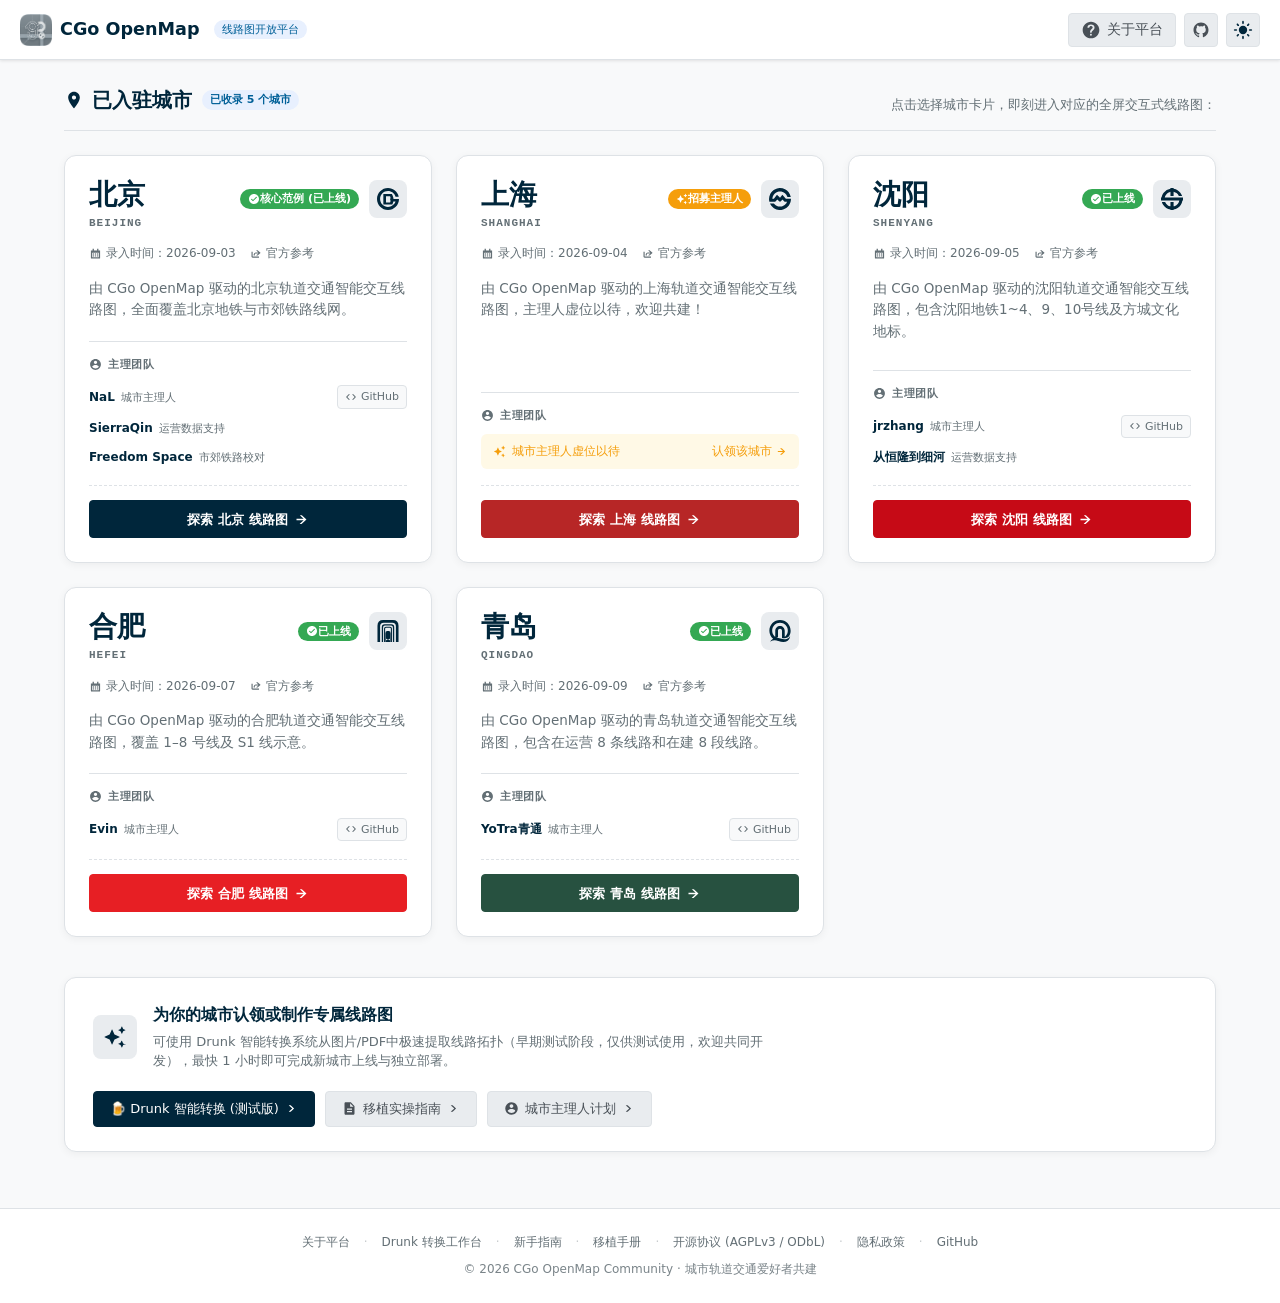
<file: index.html>
<!DOCTYPE html>
<html lang="zh-CN">

<head>
    <meta charset="UTF-8">
    <meta name="viewport"
        content="width=device-width, initial-scale=1.0, maximum-scale=1.0, user-scalable=no, viewport-fit=cover">
    <meta name="color-scheme" content="light dark">
    <meta name="description" content="CGo OpenMap - 现代轻量开源城市轨道交通交互线路图开放平台。选择城市进入全景智能线网图。">
    <meta name="keywords" content="CGo OpenMap, 城市轨道交通, 地铁线路图, 开源地铁图, 地图开放平台">
    <link rel="shortcut icon" href="./assets/icons/favicon.ico">
    <link rel="apple-touch-icon" href="./assets/icons/mapicon2.png">
    <link rel="manifest" href="./manifest.json">
    <meta name="theme-color" media="(prefers-color-scheme: light)" content="#f8f9fa">
    <meta name="theme-color" media="(prefers-color-scheme: dark)" content="#1a1a1a">
    <title>CGo OpenMap - 城市轨道交通线路图开放平台</title>

    <!-- CGoUI 核心 Web Components 脚本预加载 -->
    <link rel="modulepreload" href="core/cgo-ui.js?v=260907.102500">
    <script type="module" src="core/cgo-ui.js?v=260907.102500"></script>

    <!-- 仅引用本地 css/ 样式表以保证项目完全独立性 -->
    <link rel="stylesheet" href="css/cgo_clr.css?v=260907.102500">
    <link rel="stylesheet" href="css/cgo_element.css?v=260907.102500">
    <link rel="stylesheet" href="css/cgo_ui.css?v=260907.102500">
    <link rel="stylesheet" href="css/cgo_components.css?v=260907.102500">

    <style>
        /* Web Components 未注册前的优雅占位，杜绝无样式闪烁 */
        cgo-icon:not(:defined),
        cgo-theme-toggle:not(:defined) {
            display: inline-flex;
            align-items: center;
            justify-content: center;
            visibility: visible;
            opacity: 0.6;
        }

        cgo-theme-toggle {
            display: inline-flex;
            vertical-align: middle;
        }

        html {
            height: auto !important;
            overflow-x: hidden !important;
            overflow-y: auto !important;
        }

        body.scrollable {
            font-family: var(--font-sans);
            background-color: var(--bg-color);
            color: var(--text-main);
            line-height: 1.6;
            min-height: 100vh;
            display: flex;
            flex-direction: column;
            overflow-x: hidden !important;
            overflow-y: auto !important;
            margin: 0;
            transition: background-color 0.3s ease, color 0.3s ease;
        }

        /* 顶部导航微调 */
        .tool-header {
            box-sizing: border-box;
        }

        .header-sub-badge {
            margin-left: 6px;
            font-size: 11px;
            font-weight: 500;
        }

        .header-right {
            display: flex;
            align-items: center;
            gap: 8px;
        }

        .header-right .btn {
            height: 34px;
            display: inline-flex;
            align-items: center;
            gap: 6px;
            box-sizing: border-box;
        }

        .header-right .btn-icon-only {
            width: 34px;
            height: 34px;
            padding: 0;
            justify-content: center;
            flex-shrink: 0;
        }

        /* 页面主体架构 */
        .portal-main {
            flex: 1;
            display: flex;
            flex-direction: column;
            width: 100%;
        }

        /* 核心内容区 */
        .portal-content {
            max-width: 1200px;
            width: 100%;
            margin: 0 auto;
            padding: 24px 24px 56px;
            box-sizing: border-box;
            flex: 1;
        }

        .section-headline {
            display: flex;
            align-items: flex-end;
            justify-content: space-between;
            flex-wrap: wrap;
            gap: 14px;
            margin-bottom: 24px;
            padding-bottom: 14px;
            border-bottom: 1px solid var(--border-color);
        }

        .section-title-group {
            display: flex;
            align-items: center;
            gap: 10px;
        }

        .section-title {
            display: flex;
            align-items: center;
            gap: 8px;
            color: var(--text-main);
        }

        .section-title h2 {
            font-size: 20px;
            font-weight: 700;
            margin: 0;
        }

        .section-subtitle {
            font-size: 13px;
            color: var(--text-light);
            margin: 0;
        }

        /* 城市主体卡片网格 */
        .city-grid {
            display: grid;
            grid-template-columns: repeat(auto-fill, minmax(350px, 1fr));
            gap: 24px;
            margin-bottom: 40px;
        }

        /* 大气城市卡片 */
        .city-card {
            background: var(--card-bg);
            border: 1px solid var(--border-color);
            border-radius: var(--radius-lg);
            padding: 24px;
            text-decoration: none;
            color: inherit;
            display: flex;
            flex-direction: column;
            justify-content: space-between;
            box-shadow: var(--shadow-sm);
            transition: transform 0.22s cubic-bezier(0.4, 0, 0.2, 1),
                box-shadow 0.22s cubic-bezier(0.4, 0, 0.2, 1),
                border-color 0.22s cubic-bezier(0.4, 0, 0.2, 1);
            cursor: pointer;
            position: relative;
            overflow: hidden;
        }

        .city-card:hover {
            transform: translateY(-4px);
            border-color: var(--primary-color);
            box-shadow: var(--shadow-lg);
        }

        .city-card-header {
            display: flex;
            align-items: flex-start;
            justify-content: space-between;
            gap: 12px;
            margin-bottom: 12px;
        }

        .city-identity {
            display: flex;
            flex-direction: column;
        }

        .city-name {
            font-size: 28px;
            font-weight: 800;
            color: var(--text-main);
            letter-spacing: -0.5px;
            line-height: 1.1;
            margin-bottom: 4px;
        }

        .city-code-tag {
            font-family: var(--font-mono);
            font-size: 11px;
            letter-spacing: 1px;
            color: var(--text-light);
            text-transform: uppercase;
            font-weight: 600;
        }

        .city-badges-box {
            display: flex;
            align-items: center;
            gap: 10px;
        }

        .city-emblem {
            width: 38px;
            height: 38px;
            border-radius: var(--radius-md);
            background: var(--btn-info-bg);
            display: flex;
            align-items: center;
            justify-content: center;
            color: var(--primary-color);
            transition: all 0.2s ease;
            flex-shrink: 0;
        }

        [data-theme="dark"] .city-emblem {
            color: #60a5fa;
        }

        .city-card:hover .city-emblem {
            background: var(--primary-color);
            color: #ffffff;
        }

        .city-emblem svg {
            width: 22px;
            height: 22px;
            max-width: 22px;
            max-height: 22px;
            fill: currentColor;
            display: block;
            flex-shrink: 0;
        }

        /* 城市元数据信息 */
        .city-meta {
            display: flex;
            align-items: center;
            gap: 14px;
            font-size: 12px;
            color: var(--text-light);
            margin-bottom: 14px;
            flex-wrap: wrap;
        }

        .city-meta-item {
            display: inline-flex;
            align-items: center;
            gap: 4px;
        }

        .city-meta-link {
            display: inline-flex;
            align-items: center;
            gap: 4px;
            color: var(--text-light);
            text-decoration: none;
            transition: color 0.15s ease;
        }

        .city-meta-link:hover {
            color: var(--primary-color);
            text-decoration: underline;
        }

        /* 城市说明 */
        .city-desc {
            font-size: 13.5px;
            color: var(--text-light);
            line-height: 1.6;
            margin: 0 0 20px 0;
            flex-grow: 1;
        }

        /* 主理人板块 */
        .city-maintainers-box {
            border-top: 1px solid var(--border-color);
            padding-top: 14px;
            margin-bottom: 16px;
        }

        .maintainers-header {
            display: flex;
            align-items: center;
            gap: 6px;
            font-size: 11px;
            font-weight: 600;
            color: var(--text-light);
            text-transform: uppercase;
            letter-spacing: 0.5px;
            margin-bottom: 10px;
        }

        .maintainer-recruiting-bar {
            background: var(--warning-bg);
            color: var(--warning-color);
            border-radius: var(--radius-sm);
            padding: 8px 12px;
            display: flex;
            align-items: center;
            justify-content: space-between;
            gap: 8px;
            font-size: 12px;
            font-weight: 500;
        }

        .recruiting-tag {
            display: inline-flex;
            align-items: center;
            gap: 6px;
        }

        .btn-xs {
            height: 24px;
            padding: 2px 8px;
            font-size: 11px;
            gap: 2px;
        }

        .maintainers-list {
            display: flex;
            flex-direction: column;
            gap: 6px;
        }

        .maintainer-item {
            display: flex;
            align-items: center;
            justify-content: space-between;
            font-size: 12px;
            padding: 2px 0;
        }

        .maintainer-profile {
            display: flex;
            align-items: baseline;
            gap: 6px;
        }

        .maintainer-name {
            font-weight: 600;
            color: var(--text-main);
        }

        .maintainer-role {
            font-size: 11px;
            color: var(--text-light);
        }

        .maintainer-gh {
            display: inline-flex;
            align-items: center;
            gap: 4px;
            font-size: 11px;
            color: var(--text-light);
            padding: 2px 7px;
            border-radius: var(--radius-xs);
            border: 1px solid var(--border-color);
            background: var(--bg-color);
            text-decoration: none;
            transition: all 0.15s ease;
        }

        .maintainer-gh:hover {
            border-color: var(--primary-color);
            color: var(--primary-color);
            background: var(--btn-info-bg);
        }

        /* 卡片底部操作 */
        .card-action {
            border-top: 1px dashed var(--border-color);
            padding-top: 14px;
            display: flex;
            width: 100%;
        }

        .btn-enter {
            width: 100%;
            height: 38px;
            padding: 0 16px !important;
            display: flex !important;
            align-items: center;
            justify-content: center;
            gap: 6px;
            font-size: 13px;
            font-weight: 600;
            white-space: nowrap;
            transition: all 0.2s ease;
            box-sizing: border-box;
        }

        /* 强制确保卡片与横幅按钮文字始终可见，禁止隐藏文字标签 */
        .btn-enter span,
        .card-action .btn span,
        .port-banner-actions .btn span {
            display: inline !important;
        }

        .enter-arrow {
            transition: transform 0.2s ease;
        }

        .city-card:hover .enter-arrow {
            transform: translateX(4px);
        }

        /* 移植与共建横幅 */
        .port-banner {
            background: var(--card-bg);
            border: 1px solid var(--border-color);
            border-radius: var(--radius-lg);
            padding: 24px 28px;
            display: flex;
            align-items: center;
            justify-content: space-between;
            gap: 20px;
            flex-wrap: wrap;
            box-shadow: var(--shadow-sm);
        }

        .port-banner-content {
            display: flex;
            align-items: center;
            gap: 16px;
            max-width: 680px;
        }

        .port-banner-icon {
            width: 44px;
            height: 44px;
            border-radius: var(--radius-md);
            background: var(--btn-info-bg);
            display: flex;
            align-items: center;
            justify-content: center;
            color: var(--primary-color);
            flex-shrink: 0;
        }

        .port-banner-info h3 {
            font-size: 16px;
            font-weight: 700;
            color: var(--text-main);
            margin: 0 0 4px 0;
        }

        .port-banner-info p {
            font-size: 13px;
            color: var(--text-light);
            line-height: 1.5;
            margin: 0;
        }

        .port-banner-actions {
            display: flex;
            align-items: center;
            gap: 10px;
            flex-wrap: wrap;
        }

        .port-banner-actions .btn {
            height: 36px;
            padding: 0 16px !important;
            display: inline-flex !important;
            align-items: center;
            justify-content: center;
            gap: 6px;
            font-size: 13px;
            white-space: nowrap;
            flex: 0 0 auto;
        }

        /* 响应式适配：允许折行，严禁隐藏文字标签 */
        @media (max-width: 768px) {
            .portal-content {
                padding: 20px 16px 40px;
            }

            .city-grid {
                grid-template-columns: 1fr;
                gap: 16px;
            }

            .port-banner {
                flex-direction: column;
                align-items: flex-start;
                padding: 20px;
            }

            .port-banner-actions {
                width: 100%;
                display: flex;
                flex-wrap: wrap;
                gap: 10px;
            }

            .port-banner-actions .btn {
                flex: 1 1 auto;
                min-width: max-content;
                padding: 0 14px !important;
                height: 36px;
                display: inline-flex !important;
                align-items: center;
                justify-content: center;
            }

            .port-banner-actions .btn span,
            .btn-enter span {
                display: inline !important;
            }

            .header-sub-badge {
                display: none;
            }
        }

        @media (max-width: 480px) {
            .port-banner-actions .btn {
                flex: 1 1 100%;
                justify-content: center;
            }
        }

        /* 页脚增强 */
        .portal-footer {
            padding: 24px 20px;
            text-align: center;
            background: var(--footer-bg);
            border-top: 1px solid var(--border-color);
            font-size: 12px;
            color: var(--text-light);
        }

        .footer-nav {
            display: flex;
            align-items: center;
            justify-content: center;
            gap: 14px;
            flex-wrap: wrap;
            margin-bottom: 8px;
        }

        .footer-nav a {
            color: var(--text-light);
            text-decoration: none;
            transition: color 0.15s ease;
        }

        .footer-nav a:hover {
            color: var(--primary-color);
            text-decoration: underline;
        }

        .footer-sep {
            opacity: 0.35;
        }

        .footer-copy {
            opacity: 0.85;
        }
    </style>
</head>

<body class="scrollable">
    <!-- CGoUI 标准顶部导航 -->
    <header class="tool-header">
        <div class="header-left">
            <a href="./index.html" class="header-title-wrapper" title="CGo OpenMap 首页">
                <img src="./assets/icons/mapicon.png" alt="CGo OpenMap" class="header-logo">
                <span class="app-title">CGo OpenMap</span>
            </a>
            <span class="badge badge-info header-sub-badge">线路图开放平台</span>
        </div>

        <div class="header-right">
            <a href="./readme.html" class="btn btn-info" title="关于平台与开源说明">
                <cgo-icon name="help"></cgo-icon>
                <span>关于平台</span>
            </a>
            <a href="https://github.com/NokiaimuL/CGo-OpenMap" target="_blank" class="btn btn-info btn-icon-only"
                title="GitHub 开源仓库">
                <svg viewBox="0 0 24 24" width="18" height="18" fill="currentColor">
                    <path
                        d="M12 2C6.477 2 2 6.484 2 12.017c0 4.425 2.865 8.18 6.839 9.504.5.092.682-.217.682-.483 0-.237-.008-.868-.013-1.703-2.782.605-3.369-1.343-3.369-1.343-.454-1.158-1.11-1.466-1.11-1.466-.908-.62.069-.608.069-.608 1.003.07 1.53 1.032 1.53 1.032.892 1.53 2.341 1.088 2.91.832.092-.647.35-1.088.636-1.338-2.22-.253-4.555-1.113-4.555-4.951 0-1.093.39-1.988 1.029-2.688-.103-.253-.446-1.272.098-2.65 0 0 .84-.27 2.75 1.026A9.564 9.564 0 0112 6.844c.85.004 1.705.115 2.504.337 1.909-1.296 2.747-1.027 2.747-1.027.546 1.379.202 2.398.1 2.651.64.7 1.028 1.595 1.028 2.688 0 3.848-2.339 4.695-4.566 4.943.359.309.678.92.678 1.855 0 1.338-.012 2.419-.012 2.747 0 .268.18.58.688.482A10.019 10.019 0 0022 12.017C22 6.484 17.522 2 12 2z" />
                </svg>
            </a>
            <cgo-theme-toggle></cgo-theme-toggle>
        </div>
    </header>

    <!-- 主体页面：以城市为核心主体 -->
    <main class="portal-main">
        <!-- 城市展陈与入口区 -->
        <section class="portal-content">
            <div class="section-headline">
                <div class="section-title-group">
                    <div class="section-title">
                        <cgo-icon name="location" size="20"></cgo-icon>
                        <h2>已入驻城市</h2>
                    </div>
                    <span class="badge badge-info" id="city-count-badge">加载中...</span>
                </div>
                <p class="section-subtitle">点击选择城市卡片，即刻进入对应的全屏交互式线路图：</p>
            </div>

            <!-- 城市卡片网格 -->
            <div class="city-grid" id="city-grid">
                <!-- 由脚本读取城市注册表动态渲染 -->
            </div>

            <!-- 移植与贡献横幅 -->
            <div class="port-banner">
                <div class="port-banner-content">
                    <div class="port-banner-icon">
                        <cgo-icon name="sparkle" size="24"></cgo-icon>
                    </div>
                    <div class="port-banner-info">
                        <h3>为你的城市认领或制作专属线路图</h3>
                        <p>可使用 Drunk 智能转换系统从图片/PDF中极速提取线路拓扑（早期测试阶段，仅供测试使用，欢迎共同开发），最快 1 小时即可完成新城市上线与独立部署。</p>
                    </div>
                </div>
                <div class="port-banner-actions">
                    <a href="./drunk/index.html" target="_blank" class="btn btn-primary" title="进入 Drunk 线路图智能转换工作台">
                        <span>🍺 Drunk 智能转换 (测试版)</span>
                        <cgo-icon name="chevron-right" size="13"></cgo-icon>
                    </a>
                    <a href="./PORTING.md" target="_blank" class="btn btn-info">
                        <cgo-icon name="file" size="15"></cgo-icon>
                        <span>移植实操指南</span>
                        <cgo-icon name="chevron-right" size="13"></cgo-icon>
                    </a>
                    <a href="./CONTRIBUTING.md" target="_blank" class="btn btn-info">
                        <cgo-icon name="user" size="15"></cgo-icon>
                        <span>城市主理人计划</span>
                        <cgo-icon name="chevron-right" size="13"></cgo-icon>
                    </a>
                </div>
            </div>
        </section>
    </main>

    <!-- CGoUI 标准页脚 -->
    <footer class="portal-footer">
        <div class="footer-nav">
            <a href="./readme.html">关于平台</a>
            <span class="footer-sep">·</span>
            <a href="./drunk/index.html">Drunk 转换工作台</a>
            <span class="footer-sep">·</span>
            <a href="./QUICKSTART.md" target="_blank">新手指南</a>
            <span class="footer-sep">·</span>
            <a href="./PORTING.md" target="_blank">移植手册</a>
            <span class="footer-sep">·</span>
            <a href="./LICENSE" target="_blank">开源协议 (AGPLv3 / ODbL)</a>
            <span class="footer-sep">·</span>
            <a href="./privacy.html">隐私政策</a>
            <span class="footer-sep">·</span>
            <a href="https://github.com/NokiaimuL/CGo-OpenMap" target="_blank">GitHub</a>
        </div>
        <div class="footer-copy">
            &copy; 2026 CGo OpenMap Community · 城市轨道交通爱好者共建
        </div>
    </footer>

    <!-- 脚本加载 -->
    <script src="city/data.js?v=260907.102500"></script>
    <script src="core/tool-theme.js?v=260907.102500"></script>

    <!-- 动态城市渲染与数据绑定 -->
    <script>
        (function () {
            // 规范化并自适应包装城市专属 SVG 图标
            function formatCityLogoSvg(rawSvg) {
                if (!rawSvg || typeof rawSvg !== 'string' || !rawSvg.trim()) {
                    return '<cgo-icon name="train" size="22"></cgo-icon>';
                }
                let svg = rawSvg.trim();
                // 移除 XML 声明及 DOCTYPE (如果有)
                svg = svg.replace(/<\?xml[\s\S]*?\?>/gi, '').replace(/<!DOCTYPE[\s\S]*?>/gi, '').trim();
                // 若收录时去除了 viewBox，根据坐标特征智能赋予初始视口 (1000 级 vs 100 级)
                if (!/viewBox\s*=/i.test(svg)) {
                    const pathDMatch = svg.match(/\bd=["']([^"']+)["']/i);
                    const pathD = pathDMatch ? pathDMatch[1] : '';
                    const nums = pathD.match(/-?\d+(?:\.\d+)?/g);
                    const isLarge = nums && nums.some(n => Math.abs(parseFloat(n)) > 150);
                    const initVb = isLarge ? '0 0 1024 1024' : '0 0 100 100';
                    svg = svg.replace(/<svg\b/i, `<svg viewBox="${initVb}"`);
                }
                // 统一设置 width="22" height="22" fill="currentColor"，并剥离写死的固定尺寸和填充色
                svg = svg.replace(/<svg\b([^>]*)>/i, (match, attrs) => {
                    let cleanAttrs = attrs
                        .replace(/\s+(width|height|fill)\s*=\s*["'][^"']*["']/gi, '')
                        .trim();
                    return `<svg width="22" height="22" fill="currentColor" ${cleanAttrs}>`;
                });
                return svg;
            }

            function render() {
                const grid = document.getElementById('city-grid');
                if (!grid) return;

                const registry = window.CITY_REGISTRY || {};
                const cities = Object.values(registry);

                const countBadge = document.getElementById('city-count-badge');
                if (countBadge) {
                    countBadge.textContent = `已收录 ${cities.length} 个城市`;
                }

                // 按 registerDate 升序排序
                cities.sort((a, b) => {
                    const timeA = new Date(a.registerDate || '1970-01-01').getTime();
                    const timeB = new Date(b.registerDate || '1970-01-01').getTime();
                    return timeA - timeB;
                });

                grid.innerHTML = cities.map(city => {
                    const isRecruiting = city.status === 'recruiting' || (city.maintainers && city.maintainers.some(m => m.isRecruiting));
                    const badgeClass = isRecruiting ? 'badge-warning' : 'badge-success';
                    const badgeIcon = isRecruiting ? 'sparkle' : 'check-circle';
                    const badgeText = isRecruiting ? '招募主理人' : (city.isDefault ? '核心范例 (已上线)' : '已上线');

                    // 主理团队展示
                    let maintainersHtml = '';
                    const maintainers = Array.isArray(city.maintainers) ? city.maintainers : [];

                    if (isRecruiting && maintainers.length === 1 && maintainers[0].isRecruiting) {
                        maintainersHtml = `
                            <div class="maintainer-recruiting-bar">
                                <div class="recruiting-tag">
                                    <cgo-icon name="sparkle" size="13"></cgo-icon>
                                    <span>城市主理人虚位以待</span>
                                </div>
                                <a href="${maintainers[0].github || 'https://github.com/NokiaimuL/CGo-OpenMap/blob/main/CONTRIBUTING.md'}" target="_blank" class="recruiting-link" onclick="event.stopPropagation()">
                                    <span>认领该城市</span>
                                    <cgo-icon name="arrow-right" size="11"></cgo-icon>
                                </a>
                            </div>
                        `;
                    } else {
                        maintainersHtml = `
                            <div class="maintainers-list">
                                ${maintainers.map(m => {
                            const ghBtn = m.github ? `
                                        <a href="${m.github}" target="_blank" class="maintainer-gh" title="${m.name} 的 GitHub" onclick="event.stopPropagation()">
                                            <cgo-icon name="code" size="12"></cgo-icon>
                                            <span>GitHub</span>
                                        </a>
                                    ` : '';
                            return `
                                        <div class="maintainer-item">
                                            <div class="maintainer-profile">
                                                <span class="maintainer-name">${m.name}</span>
                                                ${m.role ? `<span class="maintainer-role">${m.role}</span>` : ''}
                                            </div>
                                            ${ghBtn}
                                        </div>
                                    `;
                        }).join('')}
                            </div>
                        `;
                    }

                    // 官方参考链接
                    const officialLinkHtml = city.officialMapUrl ? `
                        <a href="${city.officialMapUrl}" target="_blank" class="city-meta-link" title="官方地铁运营单位线网参考" onclick="event.stopPropagation()">
                            <cgo-icon name="external" size="12"></cgo-icon>
                            <span>官方参考</span>
                        </a>
                    ` : '';

                    const targetUrl = `./main.html?city=${city.id}`;

                    return `
                        <div class="city-card" onclick="window.location.href='${targetUrl}'" title="进入 ${city.name} 交互线路图">
                            <div>
                                <div class="city-card-header">
                                    <div class="city-identity">
                                        <span class="city-name">${city.name}</span>
                                        <span class="city-code-tag">${city.id.toUpperCase()}</span>
                                    </div>
                                    <div class="city-badges-box">
                                        <span class="badge ${badgeClass}">
                                            <cgo-icon name="${badgeIcon}" size="12"></cgo-icon>
                                            <span>${badgeText}</span>
                                        </span>
                                        <div class="city-emblem">
                                            ${formatCityLogoSvg(city.svglogo)}
                                        </div>
                                    </div>
                                </div>

                                <div class="city-meta">
                                    <div class="city-meta-item">
                                        <cgo-icon name="calendar" size="13"></cgo-icon>
                                        <span>录入时间：${city.registerDate || '近期'}</span>
                                    </div>
                                    ${officialLinkHtml}
                                </div>

                                <p class="city-desc">${city.description || '暂无城市线网描述。'}</p>
                            </div>

                            <div>
                                <div class="city-maintainers-box">
                                    <div class="maintainers-header">
                                        <cgo-icon name="user" size="13"></cgo-icon>
                                        <span>主理团队</span>
                                    </div>
                                    ${maintainersHtml}
                                </div>

                                <div class="card-action">
                                    <span class="btn btn-primary btn-enter"${city.themeColor ? ` style="background-color: ${city.themeColor}; border-color: ${city.themeColor};"` : ''}>
                                        <span>探索 ${city.name} 线路图</span>
                                        <cgo-icon name="arrow-right" size="15" class="enter-arrow"></cgo-icon>
                                    </span>
                                </div>
                            </div>
                        </div>
                    `;
                }).join('');

                // 为去 viewBox 的自定义 SVG 图标执行边界校准 (自动校准为精确图形外包围盒，彻底兼容各种缩放基准)
                requestAnimationFrame(() => {
                    document.querySelectorAll('.city-emblem svg').forEach(svg => {
                        if (!svg.classList.contains('cgo-icon')) {
                            try {
                                const bbox = svg.getBBox();
                                if (bbox && bbox.width > 0 && bbox.height > 0) {
                                    // 自动校准为图形真实外边界
                                    svg.setAttribute('viewBox', `${bbox.x} ${bbox.y} ${bbox.width} ${bbox.height}`);
                                }
                            } catch (e) {}
                        }
                    });
                });
            }

            if (document.readyState === 'loading') {
                document.addEventListener('DOMContentLoaded', render);
            } else {
                render();
            }

            if ('serviceWorker' in navigator) {
                window.addEventListener('load', function () {
                    navigator.serviceWorker.register('./sw.js').catch(function () { });
                });
            }
        })();
    </script>
</body>

</html>
</file>
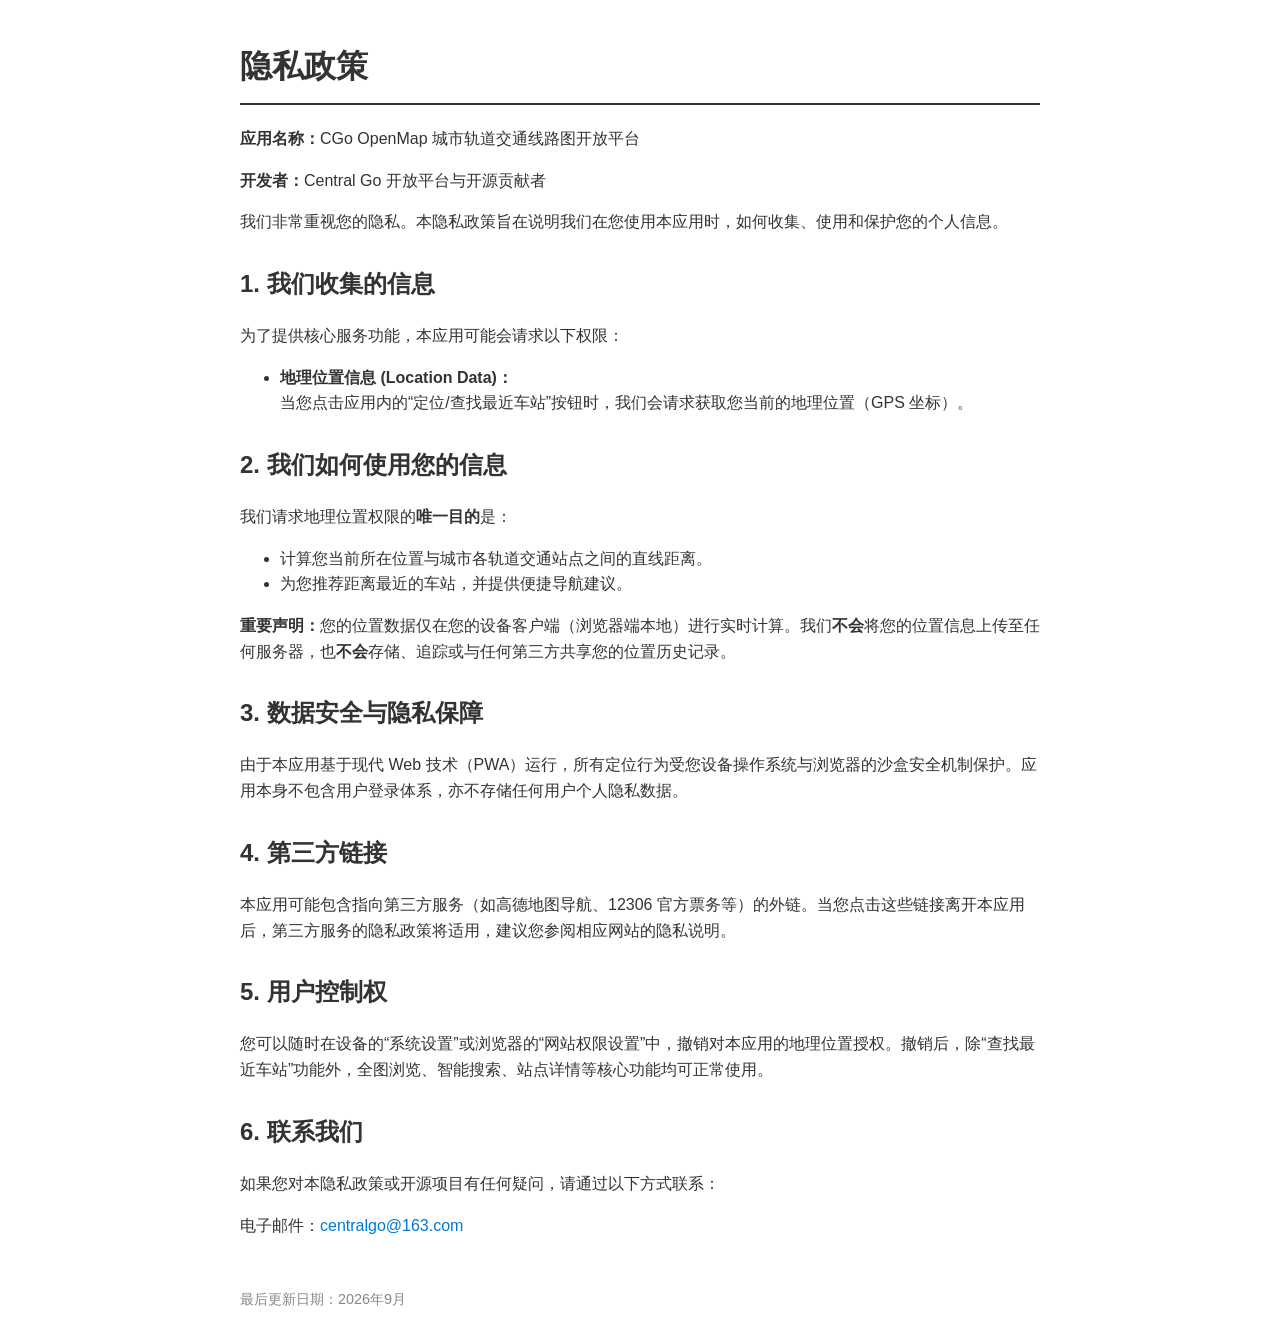
<file: privacy.html>
<!DOCTYPE html>
<html lang="zh-CN">

<head>
    <meta charset="UTF-8">
    <meta name="viewport" content="width=device-width, initial-scale=1.0">
    <meta name="color-scheme" content="light dark">
    <title>隐私政策 - CGo OpenMap 线路图开放平台</title>
    <style>
        :root {
            --bg-color: #ffffff;
            --text-color: #333333;
            --link-color: #0078d4;
        }

        @media (prefers-color-scheme: dark) {
            :root {
                --bg-color: #1a1a1a;
                --text-color: #e5e5e5;
                --link-color: #4cc2ff;
            }
        }

        body {
            font-family: "Segoe UI", "Microsoft YaHei", sans-serif;
            line-height: 1.6;
            max-width: 800px;
            margin: 0 auto;
            padding: 20px;
            background-color: var(--bg-color);
            color: var(--text-color);
        }

        h1 {
            border-bottom: 2px solid var(--text-color);
            padding-bottom: 10px;
        }

        h2 {
            margin-top: 30px;
        }

        a {
            color: var(--link-color);
            text-decoration: none;
        }

        a:hover {
            text-decoration: underline;
        }

        .update-date {
            color: #888;
            font-size: 0.9em;
            margin-top: 50px;
        }
    </style>
</head>

<body>

    <h1>隐私政策</h1>
    <p><strong>应用名称：</strong>CGo OpenMap 城市轨道交通线路图开放平台</p>
    <p><strong>开发者：</strong>Central Go 开放平台与开源贡献者</p>

    <p>我们非常重视您的隐私。本隐私政策旨在说明我们在您使用本应用时，如何收集、使用和保护您的个人信息。</p>

    <h2>1. 我们收集的信息</h2>
    <p>为了提供核心服务功能，本应用可能会请求以下权限：</p>
    <ul>
        <li><strong>地理位置信息 (Location Data)：</strong>
            <br>当您点击应用内的“定位/查找最近车站”按钮时，我们会请求获取您当前的地理位置（GPS 坐标）。
        </li>
    </ul>

    <h2>2. 我们如何使用您的信息</h2>
    <p>我们请求地理位置权限的<strong>唯一目的</strong>是：</p>
    <ul>
        <li>计算您当前所在位置与城市各轨道交通站点之间的直线距离。</li>
        <li>为您推荐距离最近的车站，并提供便捷导航建议。</li>
    </ul>
    <p><strong>重要声明：</strong>您的位置数据仅在您的设备客户端（浏览器端本地）进行实时计算。我们<strong>不会</strong>将您的位置信息上传至任何服务器，也<strong>不会</strong>存储、追踪或与任何第三方共享您的位置历史记录。
    </p>

    <h2>3. 数据安全与隐私保障</h2>
    <p>由于本应用基于现代 Web 技术（PWA）运行，所有定位行为受您设备操作系统与浏览器的沙盒安全机制保护。应用本身不包含用户登录体系，亦不存储任何用户个人隐私数据。</p>

    <h2>4. 第三方链接</h2>
    <p>本应用可能包含指向第三方服务（如高德地图导航、12306 官方票务等）的外链。当您点击这些链接离开本应用后，第三方服务的隐私政策将适用，建议您参阅相应网站的隐私说明。</p>

    <h2>5. 用户控制权</h2>
    <p>您可以随时在设备的“系统设置”或浏览器的“网站权限设置”中，撤销对本应用的地理位置授权。撤销后，除“查找最近车站”功能外，全图浏览、智能搜索、站点详情等核心功能均可正常使用。</p>

    <h2>6. 联系我们</h2>
    <p>如果您对本隐私政策或开源项目有任何疑问，请通过以下方式联系：</p>
    <p>电子邮件：<a href="mailto:centralgo@163.com">centralgo@163.com</a></p>

    <div class="update-date">最后更新日期：2026年9月</div>

</body>

</html>
</file>
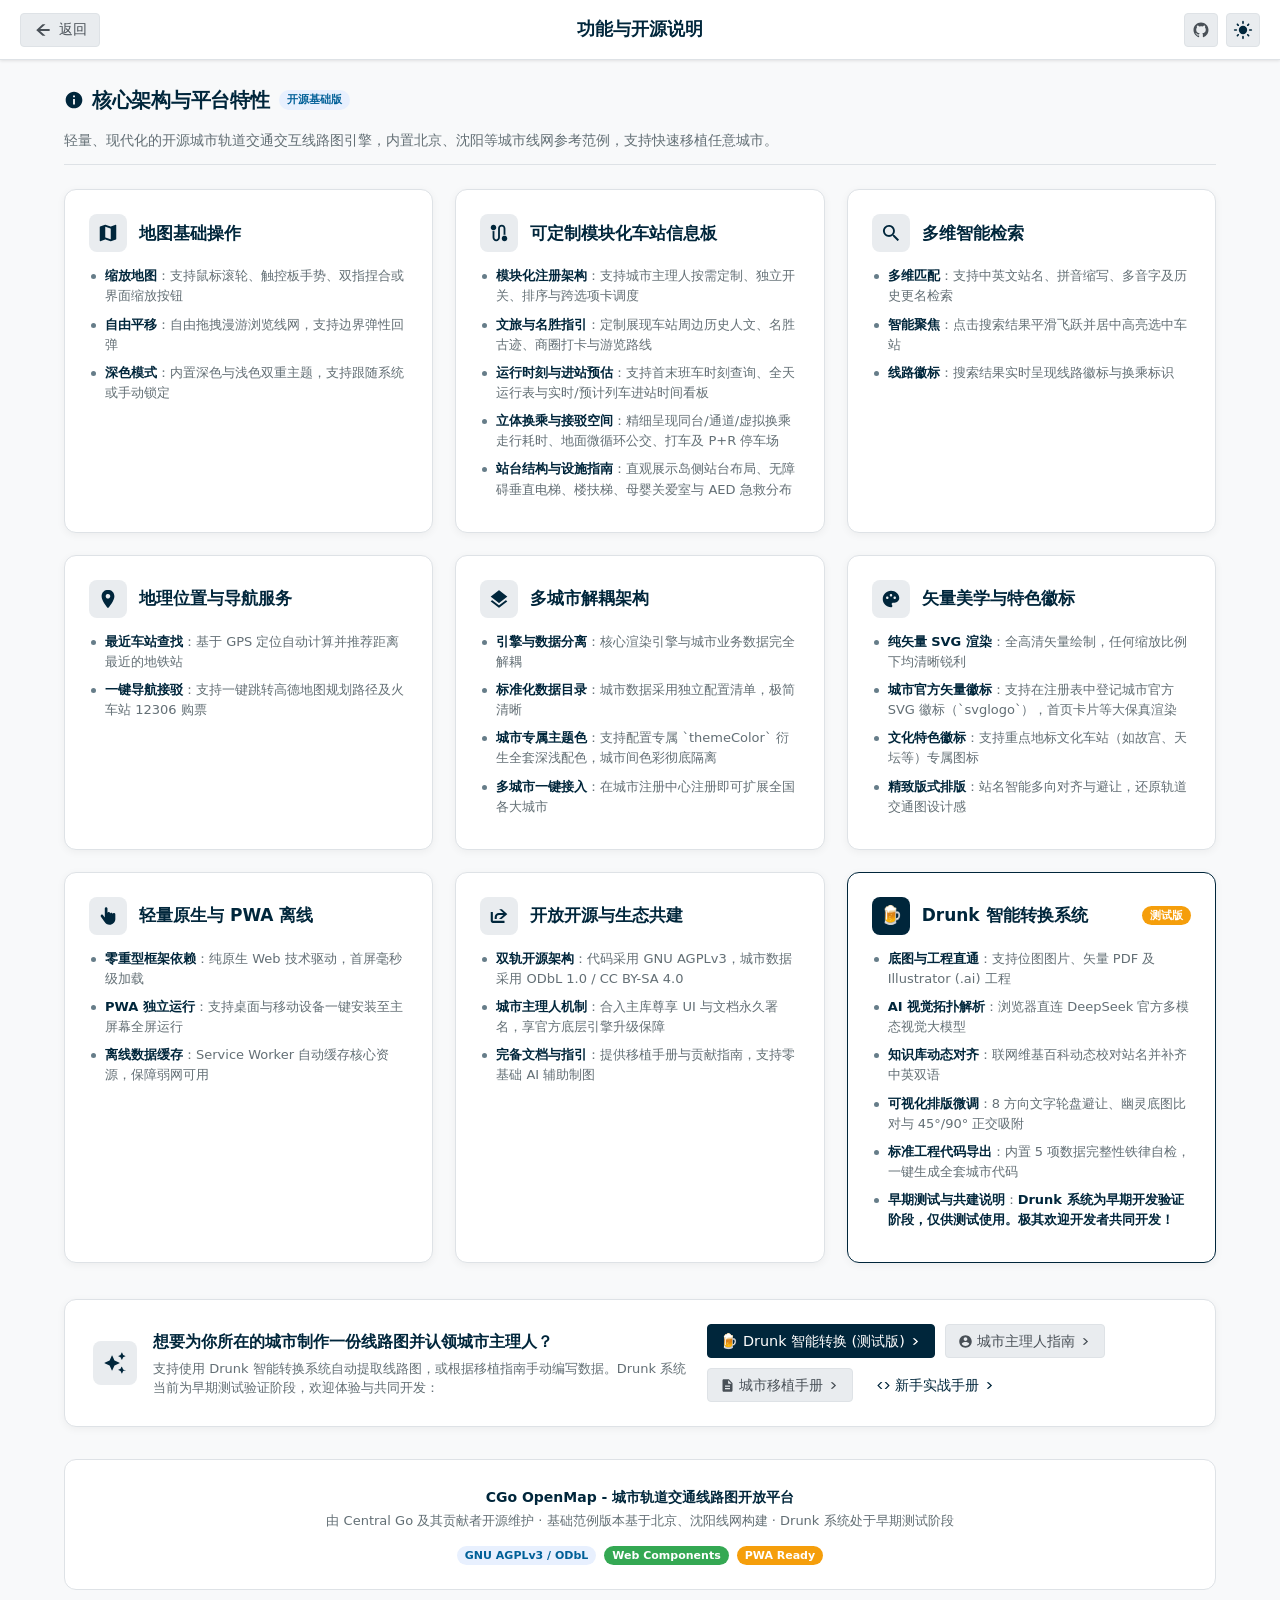
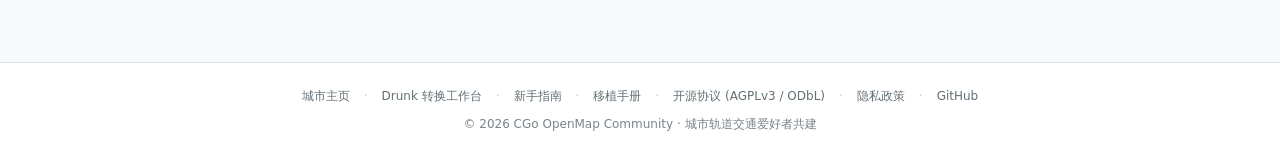
<file: readme.html>
<!DOCTYPE html>
<html lang="zh-CN">

<head>
    <meta charset="UTF-8">
    <meta name="viewport"
        content="width=device-width, initial-scale=1.0, maximum-scale=1.0, user-scalable=no, viewport-fit=cover">
    <meta name="color-scheme" content="light dark">
    <meta name="description" content="CGo OpenMap 城市轨道交通线路图开放平台 - 平台架构、核心特性、交互说明与开源协议说明。">
    <link rel="shortcut icon" href="./assets/icons/favicon.ico">
    <link rel="apple-touch-icon" href="./assets/icons/mapicon2.png">
    <link rel="manifest" href="./manifest.json">
    <meta name="theme-color" media="(prefers-color-scheme: light)" content="#f8f9fa">
    <meta name="theme-color" media="(prefers-color-scheme: dark)" content="#1a1a1a">
    <title>功能与开源说明 - CGo OpenMap 线路图开放平台</title>

    <!-- Anti-Flicker 防闪烁主题脚本 -->
    <script>
        (function () {
            var t = localStorage.getItem('app-theme');
            document.documentElement.setAttribute('data-theme', t || (window.matchMedia('(prefers-color-scheme: dark)').matches ? 'dark' : 'light'));
        })();
    </script>

    <!-- CGoUI 核心 Web Components 脚本预加载 -->
    <link rel="modulepreload" href="core/cgo-ui.js?v=260907.104000">
    <script type="module" src="core/cgo-ui.js?v=260907.104000"></script>

    <!-- 仅引用本地 css/ 样式表以保障项目独立性 -->
    <link rel="stylesheet" href="css/cgo_clr.css?v=260907.104000">
    <link rel="stylesheet" href="css/cgo_element.css?v=260907.104000">
    <link rel="stylesheet" href="css/cgo_ui.css?v=260907.104000">
    <link rel="stylesheet" href="css/cgo_components.css?v=260907.104000">

    <style>
        /* Web Components 未注册前优雅占位，防闪烁 */
        cgo-icon:not(:defined),
        cgo-theme-toggle:not(:defined) {
            display: inline-flex;
            align-items: center;
            justify-content: center;
            visibility: visible;
            opacity: 0.6;
        }

        cgo-theme-toggle {
            display: inline-flex;
            vertical-align: middle;
        }

        html {
            height: auto !important;
            overflow-x: hidden !important;
            overflow-y: auto !important;
        }

        body.scrollable {
            font-family: var(--font-sans);
            background-color: var(--bg-color);
            color: var(--text-main);
            line-height: 1.6;
            min-height: 100vh;
            display: flex;
            flex-direction: column;
            overflow-x: hidden !important;
            overflow-y: auto !important;
            margin: 0;
            transition: background-color 0.3s ease, color 0.3s ease;
        }

        /* 顶部导航标准统一 */
        .tool-header {
            box-sizing: border-box;
        }

        .header-left,
        .header-right {
            display: flex;
            align-items: center;
            gap: 8px;
        }

        .header-left .btn,
        .header-right .btn {
            height: 34px;
            display: inline-flex;
            align-items: center;
            gap: 6px;
            box-sizing: border-box;
        }

        .header-right .btn-icon-only {
            width: 34px;
            height: 34px;
            padding: 0;
            justify-content: center;
            flex-shrink: 0;
        }

        /* 主体布局架构 */
        .portal-main {
            flex: 1;
            display: flex;
            flex-direction: column;
            width: 100%;
        }

        .portal-content {
            max-width: 1200px;
            width: 100%;
            margin: 0 auto;
            padding: 24px 24px 56px;
            box-sizing: border-box;
            flex: 1;
        }

        /* 章节标题区 */
        .section-headline {
            display: flex;
            align-items: flex-end;
            justify-content: space-between;
            flex-wrap: wrap;
            gap: 14px;
            margin-bottom: 24px;
            padding-bottom: 14px;
            border-bottom: 1px solid var(--border-color);
        }

        .section-title-group {
            display: flex;
            align-items: center;
            gap: 10px;
        }

        .section-title {
            display: flex;
            align-items: center;
            gap: 8px;
            color: var(--text-main);
        }

        .section-title h2 {
            font-size: 20px;
            font-weight: 700;
            letter-spacing: -0.3px;
            margin: 0;
        }

        .section-subtitle {
            font-size: 13.5px;
            color: var(--text-light);
            margin: 0;
            width: 100%;
            line-height: 1.5;
        }

        /* 特性卡片网格系统 */
        .features-grid {
            display: grid;
            grid-template-columns: repeat(auto-fill, minmax(350px, 1fr));
            gap: 22px;
            margin-bottom: 36px;
        }

        .feature-card {
            background-color: var(--card-bg);
            border: 1px solid var(--border-color);
            border-radius: var(--radius-lg);
            padding: 24px;
            box-shadow: var(--shadow-sm);
            transition: transform 0.22s ease, box-shadow 0.22s ease, border-color 0.22s ease;
            display: flex;
            flex-direction: column;
            justify-content: space-between;
        }

        .feature-card:hover {
            transform: translateY(-4px);
            border-color: var(--primary-color);
            box-shadow: var(--shadow-lg);
        }

        .feature-card-header {
            display: flex;
            align-items: center;
            gap: 12px;
            margin-bottom: 14px;
        }

        .feature-emblem {
            width: 38px;
            height: 38px;
            border-radius: var(--radius-md);
            background: var(--btn-info-bg);
            display: flex;
            align-items: center;
            justify-content: center;
            color: var(--primary-color);
            transition: all 0.2s ease;
            flex-shrink: 0;
        }

        [data-theme="dark"] .feature-emblem {
            color: #60a5fa;
        }

        .feature-card:hover .feature-emblem {
            background: var(--primary-color);
            color: #ffffff;
        }

        .feature-title {
            font-size: 17px;
            font-weight: 700;
            color: var(--text-main);
            margin: 0;
        }

        .feature-list {
            list-style: none;
            padding: 0;
            margin: 0;
            flex: 1;
        }

        .feature-list li {
            position: relative;
            padding-left: 16px;
            margin-bottom: 8px;
            color: var(--text-light);
            font-size: 13px;
            line-height: 1.55;
        }

        .feature-list li strong {
            color: var(--text-main);
        }

        .feature-list li::before {
            content: "";
            position: absolute;
            left: 2px;
            top: 8px;
            width: 5px;
            height: 5px;
            border-radius: 50%;
            background: var(--primary-color);
            opacity: 0.6;
        }

        /* 呼吁横幅（统一与 index.html 的 port-banner 规范） */
        .port-banner {
            background: var(--card-bg);
            border: 1px solid var(--border-color);
            border-radius: var(--radius-lg);
            padding: 24px 28px;
            display: flex;
            align-items: center;
            justify-content: space-between;
            gap: 20px;
            box-shadow: var(--shadow-sm);
            margin-bottom: 32px;
        }

        .port-banner-content {
            display: flex;
            align-items: center;
            gap: 16px;
            max-width: 680px;
        }

        .port-banner-icon {
            width: 44px;
            height: 44px;
            border-radius: var(--radius-md);
            background: var(--btn-info-bg);
            display: flex;
            align-items: center;
            justify-content: center;
            color: var(--primary-color);
            flex-shrink: 0;
        }

        .port-banner-info h3 {
            font-size: 16px;
            font-weight: 700;
            color: var(--text-main);
            margin: 0 0 4px 0;
        }

        .port-banner-info p {
            font-size: 13px;
            color: var(--text-light);
            line-height: 1.5;
            margin: 0;
        }

        .port-banner-actions {
            display: flex;
            align-items: center;
            gap: 10px;
            flex-wrap: wrap;
        }

        /* 底部项目信息块 */
        .meta-info-box {
            text-align: center;
            padding: 24px 20px;
            border: 1px solid var(--border-color);
            border-radius: var(--radius-lg);
            background: var(--card-bg);
            margin-bottom: 16px;
            display: flex;
            flex-direction: column;
            align-items: center;
            gap: 12px;
        }

        .meta-info-text p {
            margin: 2px 0;
            font-size: 13px;
            color: var(--text-light);
        }

        .meta-info-text strong {
            color: var(--text-main);
            font-size: 14px;
        }

        .meta-badges {
            display: flex;
            align-items: center;
            justify-content: center;
            gap: 8px;
            flex-wrap: wrap;
        }

        /* 页脚规范统一 */
        .portal-footer {
            padding: 24px 20px;
            text-align: center;
            background: var(--footer-bg);
            border-top: 1px solid var(--border-color);
            font-size: 12px;
            color: var(--text-light);
        }

        .footer-nav {
            display: flex;
            align-items: center;
            justify-content: center;
            gap: 14px;
            flex-wrap: wrap;
            margin-bottom: 8px;
        }

        .footer-nav a {
            color: var(--text-light);
            text-decoration: none;
            transition: color 0.15s ease;
        }

        .footer-nav a:hover {
            color: var(--primary-color);
            text-decoration: underline;
        }

        .footer-sep {
            opacity: 0.35;
        }

        .footer-copy {
            opacity: 0.85;
        }

        @media (max-width: 768px) {
            .portal-content {
                padding: 20px 16px 40px;
            }

            .features-grid {
                grid-template-columns: 1fr;
                gap: 16px;
            }

            .port-banner {
                flex-direction: column;
                align-items: flex-start;
                padding: 20px;
            }

            .port-banner-actions {
                width: 100%;
                display: flex;
                flex-wrap: wrap;
                gap: 10px;
            }

            .port-banner-actions .btn {
                flex: 1 1 auto;
                min-width: max-content;
                padding: 0 14px !important;
                height: 36px;
                display: inline-flex !important;
                align-items: center;
                justify-content: center;
            }

            .port-banner-actions .btn span {
                display: inline !important;
            }
        }

        @media (max-width: 480px) {
            .port-banner-actions .btn {
                flex: 1 1 100%;
                justify-content: center;
            }
        }
    </style>
</head>

<body class="scrollable">
    <!-- CGoUI 标准顶部导航 -->
    <header class="tool-header">
        <div class="header-left">
            <button class="btn btn-info" id="backBtn" title="返回上一页">
                <cgo-icon name="back"></cgo-icon>
                <span>返回</span>
            </button>
        </div>

        <div class="header-center">
            <span class="app-title">功能与开源说明</span>
        </div>

        <div class="header-right">
            <a href="https://github.com/NokiaimuL/CGo-OpenMap" target="_blank" class="btn btn-info btn-icon-only"
                title="GitHub 开源仓库">
                <svg viewBox="0 0 24 24" width="18" height="18" fill="currentColor">
                    <path
                        d="M12 2C6.477 2 2 6.484 2 12.017c0 4.425 2.865 8.18 6.839 9.504.5.092.682-.217.682-.483 0-.237-.008-.868-.013-1.703-2.782.605-3.369-1.343-3.369-1.343-.454-1.158-1.11-1.466-1.11-1.466-.908-.62.069-.608.069-.608 1.003.07 1.53 1.032 1.53 1.032.892 1.53 2.341 1.088 2.91.832.092-.647.35-1.088.636-1.338-2.22-.253-4.555-1.113-4.555-4.951 0-1.093.39-1.988 1.029-2.688-.103-.253-.446-1.272.098-2.65 0 0 .84-.27 2.75 1.026A9.564 9.564 0 0112 6.844c.85.004 1.705.115 2.504.337 1.909-1.296 2.747-1.027 2.747-1.027.546 1.379.202 2.398.1 2.651.64.7 1.028 1.595 1.028 2.688 0 3.848-2.339 4.695-4.566 4.943.359.309.678.92.678 1.855 0 1.338-.012 2.419-.012 2.747 0 .268.18.58.688.482A10.019 10.019 0 0022 12.017C22 6.484 17.522 2 12 2z" />
                </svg>
            </a>
            <cgo-theme-toggle></cgo-theme-toggle>
        </div>
    </header>

    <!-- 说明页主体正文 -->
    <main class="portal-main">
        <section class="portal-content">
            <!-- 章节标题区 -->
            <div class="section-headline">
                <div class="section-title-group">
                    <div class="section-title">
                        <cgo-icon name="info" size="20"></cgo-icon>
                        <h2>核心架构与平台特性</h2>
                    </div>
                    <span class="badge badge-info">开源基础版</span>
                </div>
                <p class="section-subtitle">轻量、现代化的开源城市轨道交通交互线路图引擎，内置北京、沈阳等城市线网参考范例，支持快速移植任意城市。</p>
            </div>

            <!-- 八大核心特性卡片网格 -->
            <div class="features-grid">
                <div class="feature-card">
                    <div class="feature-card-header">
                        <div class="feature-emblem">
                            <cgo-icon name="map" size="22"></cgo-icon>
                        </div>
                        <h3 class="feature-title">地图基础操作</h3>
                    </div>
                    <ul class="feature-list">
                        <li><strong>缩放地图</strong>：支持鼠标滚轮、触控板手势、双指捏合或界面缩放按钮</li>
                        <li><strong>自由平移</strong>：自由拖拽漫游浏览线网，支持边界弹性回弹</li>
                        <li><strong>深色模式</strong>：内置深色与浅色双重主题，支持跟随系统或手动锁定</li>
                    </ul>
                </div>

                <div class="feature-card">
                    <div class="feature-card-header">
                        <div class="feature-emblem">
                            <cgo-icon name="route" size="22"></cgo-icon>
                        </div>
                        <h3 class="feature-title">可定制模块化车站信息板</h3>
                    </div>
                    <ul class="feature-list">
                        <li><strong>模块化注册架构</strong>：支持城市主理人按需定制、独立开关、排序与跨选项卡调度</li>
                        <li><strong>文旅与名胜指引</strong>：定制展现车站周边历史人文、名胜古迹、商圈打卡与游览路线</li>
                        <li><strong>运行时刻与进站预估</strong>：支持首末班车时刻查询、全天运行表与实时/预计列车进站时间看板</li>
                        <li><strong>立体换乘与接驳空间</strong>：精细呈现同台/通道/虚拟换乘走行耗时、地面微循环公交、打车及 P+R 停车场</li>
                        <li><strong>站台结构与设施指南</strong>：直观展示岛侧站台布局、无障碍垂直电梯、楼扶梯、母婴关爱室与 AED 急救分布</li>
                    </ul>
                </div>

                <div class="feature-card">
                    <div class="feature-card-header">
                        <div class="feature-emblem">
                            <cgo-icon name="search" size="22"></cgo-icon>
                        </div>
                        <h3 class="feature-title">多维智能检索</h3>
                    </div>
                    <ul class="feature-list">
                        <li><strong>多维匹配</strong>：支持中英文站名、拼音缩写、多音字及历史更名检索</li>
                        <li><strong>智能聚焦</strong>：点击搜索结果平滑飞跃并居中高亮选中车站</li>
                        <li><strong>线路徽标</strong>：搜索结果实时呈现线路徽标与换乘标识</li>
                    </ul>
                </div>

                <div class="feature-card">
                    <div class="feature-card-header">
                        <div class="feature-emblem">
                            <cgo-icon name="location" size="22"></cgo-icon>
                        </div>
                        <h3 class="feature-title">地理位置与导航服务</h3>
                    </div>
                    <ul class="feature-list">
                        <li><strong>最近车站查找</strong>：基于 GPS 定位自动计算并推荐距离最近的地铁站</li>
                        <li><strong>一键导航接驳</strong>：支持一键跳转高德地图规划路径及火车站 12306 购票</li>
                    </ul>
                </div>

                <div class="feature-card">
                    <div class="feature-card-header">
                        <div class="feature-emblem">
                            <cgo-icon name="layer" size="22"></cgo-icon>
                        </div>
                        <h3 class="feature-title">多城市解耦架构</h3>
                    </div>
                    <ul class="feature-list">
                        <li><strong>引擎与数据分离</strong>：核心渲染引擎与城市业务数据完全解耦</li>
                        <li><strong>标准化数据目录</strong>：城市数据采用独立配置清单，极简清晰</li>
                        <li><strong>城市专属主题色</strong>：支持配置专属 `themeColor` 衍生全套深浅配色，城市间色彩彻底隔离</li>
                        <li><strong>多城市一键接入</strong>：在城市注册中心注册即可扩展全国各大城市</li>
                    </ul>
                </div>

                <div class="feature-card">
                    <div class="feature-card-header">
                        <div class="feature-emblem">
                            <cgo-icon name="palette" size="22"></cgo-icon>
                        </div>
                        <h3 class="feature-title">矢量美学与特色徽标</h3>
                    </div>
                    <ul class="feature-list">
                        <li><strong>纯矢量 SVG 渲染</strong>：全高清矢量绘制，任何缩放比例下均清晰锐利</li>
                        <li><strong>城市官方矢量徽标</strong>：支持在注册表中登记城市官方 SVG 徽标（`svglogo`），首页卡片等大保真渲染</li>
                        <li><strong>文化特色徽标</strong>：支持重点地标文化车站（如故宫、天坛等）专属图标</li>
                        <li><strong>精致版式排版</strong>：站名智能多向对齐与避让，还原轨道交通图设计感</li>
                    </ul>
                </div>

                <div class="feature-card">
                    <div class="feature-card-header">
                        <div class="feature-emblem">
                            <cgo-icon name="touch" size="22"></cgo-icon>
                        </div>
                        <h3 class="feature-title">轻量原生与 PWA 离线</h3>
                    </div>
                    <ul class="feature-list">
                        <li><strong>零重型框架依赖</strong>：纯原生 Web 技术驱动，首屏毫秒级加载</li>
                        <li><strong>PWA 独立运行</strong>：支持桌面与移动设备一键安装至主屏幕全屏运行</li>
                        <li><strong>离线数据缓存</strong>：Service Worker 自动缓存核心资源，保障弱网可用</li>
                    </ul>
                </div>

                <div class="feature-card">
                    <div class="feature-card-header">
                        <div class="feature-emblem">
                            <cgo-icon name="external" size="22"></cgo-icon>
                        </div>
                        <h3 class="feature-title">开放开源与生态共建</h3>
                    </div>
                    <ul class="feature-list">
                        <li><strong>双轨开源架构</strong>：代码采用 GNU AGPLv3，城市数据采用 ODbL 1.0 / CC BY-SA 4.0</li>
                        <li><strong>城市主理人机制</strong>：合入主库尊享 UI 与文档永久署名，享官方底层引擎升级保障</li>
                        <li><strong>完备文档与指引</strong>：提供移植手册与贡献指南，支持零基础 AI 辅助制图</li>
                    </ul>
                </div>

                <div class="feature-card" style="border-color: var(--primary-color);">
                    <div class="feature-card-header">
                        <div class="feature-emblem" style="background: var(--primary-color); color: #fff;">
                            <span style="font-size: 18px;">🍺</span>
                        </div>
                        <div style="display: flex; align-items: center; justify-content: space-between; flex: 1;">
                            <h3 class="feature-title">Drunk 智能转换系统</h3>
                            <span class="badge badge-warning" style="font-size: 11px;">测试版</span>
                        </div>
                    </div>
                    <ul class="feature-list">
                        <li><strong>底图与工程直通</strong>：支持位图图片、矢量 PDF 及 Illustrator (.ai) 工程</li>
                        <li><strong>AI 视觉拓扑解析</strong>：浏览器直连 DeepSeek 官方多模态视觉大模型</li>
                        <li><strong>知识库动态对齐</strong>：联网维基百科动态校对站名并补齐中英双语</li>
                        <li><strong>可视化排版微调</strong>：8 方向文字轮盘避让、幽灵底图比对与 45°/90° 正交吸附</li>
                        <li><strong>标准工程代码导出</strong>：内置 5 项数据完整性铁律自检，一键生成全套城市代码</li>
                        <li><strong>早期测试与共建说明</strong>：<strong>Drunk 系统为早期开发验证阶段，仅供测试使用。极其欢迎开发者共同开发！</strong></li>
                    </ul>
                </div>
            </div>

            <!-- 呼吁共建横幅 -->
            <div class="port-banner">
                <div class="port-banner-content">
                    <div class="port-banner-icon">
                        <cgo-icon name="sparkle" size="24"></cgo-icon>
                    </div>
                    <div class="port-banner-info">
                        <h3>想要为你所在的城市制作一份线路图并认领城市主理人？</h3>
                        <p>支持使用 Drunk 智能转换系统自动提取线路图，或根据移植指南手动编写数据。Drunk 系统当前为早期测试验证阶段，欢迎体验与共同开发：</p>
                    </div>
                </div>
                <div class="port-banner-actions">
                    <a href="./drunk/index.html" target="_blank" class="btn btn-primary" title="进入 Drunk 线路图智能转换工作台">
                        <span>🍺 Drunk 智能转换 (测试版)</span>
                        <cgo-icon name="chevron-right" size="13"></cgo-icon>
                    </a>
                    <a href="./CONTRIBUTING.md" target="_blank" class="btn btn-info">
                        <cgo-icon name="user" size="15"></cgo-icon>
                        <span>城市主理人指南</span>
                        <cgo-icon name="chevron-right" size="13"></cgo-icon>
                    </a>
                    <a href="./PORTING.md" target="_blank" class="btn btn-info">
                        <cgo-icon name="file" size="15"></cgo-icon>
                        <span>城市移植手册</span>
                        <cgo-icon name="chevron-right" size="13"></cgo-icon>
                    </a>
                    <a href="./QUICKSTART.md" target="_blank" class="btn btn-secondary">
                        <cgo-icon name="code" size="15"></cgo-icon>
                        <span>新手实战手册</span>
                        <cgo-icon name="chevron-right" size="13"></cgo-icon>
                    </a>
                </div>
            </div>

            <!-- 底部声明与技术徽标 -->
            <div class="meta-info-box">
                <div class="meta-info-text">
                    <p><strong>CGo OpenMap - 城市轨道交通线路图开放平台</strong></p>
                    <p>由 Central Go 及其贡献者开源维护 · 基础范例版本基于北京、沈阳线网构建 · Drunk 系统处于早期测试阶段</p>
                </div>
                <div class="meta-badges">
                    <span class="badge badge-info">GNU AGPLv3 / ODbL</span>
                    <span class="badge badge-success">Web Components</span>
                    <span class="badge badge-warning">PWA Ready</span>
                </div>
            </div>
        </section>
    </main>

    <!-- CGoUI 标准页脚 -->
    <footer class="portal-footer">
        <div class="footer-nav">
            <a href="./index.html">城市主页</a>
            <span class="footer-sep">·</span>
            <a href="./drunk/index.html">Drunk 转换工作台</a>
            <span class="footer-sep">·</span>
            <a href="./QUICKSTART.md" target="_blank">新手指南</a>
            <span class="footer-sep">·</span>
            <a href="./PORTING.md" target="_blank">移植手册</a>
            <span class="footer-sep">·</span>
            <a href="./LICENSE" target="_blank">开源协议 (AGPLv3 / ODbL)</a>
            <span class="footer-sep">·</span>
            <a href="./privacy.html">隐私政策</a>
            <span class="footer-sep">·</span>
            <a href="https://github.com/NokiaimuL/CGo-OpenMap" target="_blank">GitHub</a>
        </div>
        <div class="footer-copy">
            &copy; 2026 CGo OpenMap Community · 城市轨道交通爱好者共建
        </div>
    </footer>

    <script src="core/tool-theme.js?v=260907.104000"></script>
    <script>
        document.getElementById('backBtn')?.addEventListener('click', function () {
            if (document.referrer && document.referrer.indexOf(window.location.host) !== -1) {
                history.back();
            } else {
                window.location.href = './index.html';
            }
        });
    </script>
</body>

</html>
</file>
<file: css/cgo_clr.css>
/*
 * ╔══════════════════════════════════════════════════════════════╗
 * ║           CGo UI Library — cgo_clr.css                      ║
 * ║           颜色与配色系统 (Color & Palette System)            ║
 * ║                                                              ║
 * ║  版本：1.0.0 · 2026-06                                       ║
 * ║  作者：Central Go / NaL                                      ║
 * ║                                                              ║
 * ║  内容：                                                      ║
 * ║    1. 全局色彩 Token（亮色 / 暗色主题）                       ║
 * ║    2. 语义色（成功 / 警告 / 危险 / 信息）                     ║
 * ║    3. 管理台权限色                                            ║
 * ║    4. 玻璃态（Glassmorphism）色                               ║
 * ║    5. 地图专用色（线路图背景、站点描边等）                     ║
 * ║    6. 北京地铁各线路标志色                                    ║
 * ║    7. 用户头像预制配色                                        ║
 * ║    8. 品牌色与系统自适应 Token                                ║
 * ╚══════════════════════════════════════════════════════════════╝
 */

/* =====================================================
   §1  全局色彩 Token — 亮色模式 (Light Mode)
   ===================================================== */
:root {
    /* ── 背景层 ── */
    --bg-color: #f8f9fa; /* 页面底层背景 */
    --bg-body: var(--bg-color);
    --card-bg: #ffffff; /* 卡片 / 表格 / 容器背景 */
    --panel-bg: #ffffff; /* 面板背景 */
    --bg-card: var(--card-bg);

    /* ── 文字 ── */
    --text-main: #00263b; /* 主文字（品牌深蓝黑） */
    --text-light: #636f75; /* 次要 / 辅助文字 */
    --text-color: var(--text-main);

    /* ── 边框 / 分割线 ── */
    --border-color: #dee2e6;

    /* ── 品牌主色 ── */
    --primary-color: #00263b; /* 深蓝：按钮 / 高亮 / 选中 */
    --primary-hover: #004060;
    --btn-text: #ffffff;

    /* ── 导航 ── */
    --header-bg: #ffffff;
    --header-height: 60px;
    --footer-bg: #ffffff;

    /* ── 次级按钮 (灰色系) ── */
    --btn-info-bg: #e9ecef;
    --btn-info-text: #495057;
    --btn-info-hover: #dee2e6;

    /* ── 表格 ── */
    --table-head-bg: #f1f3f5;
    --table-head-text: #00263b;
    --table-row-hover: #f8f9fa;
    --table-cell-border: #eeeeee;

    /* ── 选项卡 ── */
    --tab-bg: #f8f9fa;
    --tab-hover: rgba(0, 0, 0, 0.03);

    /* ── 帮助弹窗 ── */
    --help-code-bg: #f7f9fa;
    --filter-tag-bg: #f8f9fa;
    --filter-toolbar-bg: #eef2f7;
}

/* =====================================================
   §1  全局色彩 Token — 暗色模式 (Dark Mode)
   ===================================================== */
[data-theme='dark'] {
    --bg-color: #1a1a1a;
    --bg-body: var(--bg-color);
    --card-bg: #1f2020;
    --panel-bg: #1f2020;
    --bg-card: var(--card-bg);

    --text-main: #e5e8ea;
    --text-light: #a0b0b9;
    --text-color: var(--text-main);

    --border-color: #333333;

    --primary-color: #006098; /* 暗模式下提亮，适配深底 */
    --primary-hover: #0070b0;
    --btn-text: #ffffff;

    --header-bg: #1f2020;
    --footer-bg: #1f2020;

    --btn-info-bg: #373838;
    --btn-info-text: #e5e8ea;
    --btn-info-hover: #4a4b4c;

    --table-head-bg: #2c2d2e;
    --table-head-text: #e5e8ea;
    --table-row-hover: #2a2b2c;
    --table-cell-border: #333333;

    --tab-bg: #2c2d2e;
    --tab-hover: rgba(255, 255, 255, 0.05);

    --help-code-bg: #2a2a2a;
    --filter-tag-bg: #2c2d2e;
    --filter-toolbar-bg: #2c2d2e;
}

/* =====================================================
   §2  语义色 (Semantic Colors)
   ===================================================== */
:root {
    /* 成功 */
    --success-color: #34a853;
    --success-bg: #e6ffed;
    --success-border: #a8d5b5;

    /* 警告 */
    --warning-color: #f59e0b;
    --warning-bg: rgba(255, 243, 205, 0.5);
    --warning-border: rgba(255, 238, 186, 0.5);

    /* 危险 */
    --danger-color: #ea4335;
    --danger-hover: #b3261e;
    --danger-bg: #fff1f1;
    --danger-border: #e58f8f;

    /* 信息 */
    --info-color: #006098;
    --info-bg: #e8f0fe;
    --info-border: #b8d0ee;

    /* 对比模式 — 差异 */
    --diff-bg: #efbdc3;
    --diff-text: #d93025;
    /* 对比模式 — 相同 */
    --same-bg: #e6ffed;
    --same-text: #137333;
    /* 选中列 */
    --selected-bg: #e8f0fe;
}

[data-theme='dark'] {
    --success-color: #34a853;
    --success-bg: #1b3e20;
    --success-border: #2d5c36;

    --warning-color: #f59e0b;
    --warning-bg: rgba(100, 75, 0, 0.2);
    --warning-border: rgba(120, 90, 0, 0.3);

    --danger-color: #ea4335;
    --danger-hover: #ff5252;
    --danger-bg: #3b0f0f;
    --danger-border: #7a2424;

    --info-color: #006098;
    --info-bg: #1a2a3a;
    --info-border: #2a4060;

    --diff-bg: #5c1b1b;
    --diff-text: #ea4335;
    --same-bg: #1b3e20;
    --same-text: #34a853;
    --selected-bg: rgba(66, 133, 244, 0.2);
}

/* =====================================================
   §3  管理台权限色 (Admin Permission Colors)
   ===================================================== */
:root {
    --permission-enabled: #16803d;
    --permission-enabled-soft: #edf8f1;
    --permission-enabled-border: #badfc8;

    --permission-disabled: #52637a;
    --permission-disabled-soft: #f0f4f8;
    --permission-disabled-border: #b9c5d4;

    --permission-hidden: #c62828;
    --permission-hidden-soft: #fff1f1;
    --permission-hidden-border: #e58f8f;

    --permission-inherit: #64748b;
    --permission-inherit-soft: #f2f5f8;
    --permission-inherit-border: #d2dbe6;
}

[data-theme='dark'] {
    --permission-enabled: #81c995;
    --permission-enabled-soft: #163820;
    --permission-enabled-border: #245934;

    --permission-disabled: #94a3b8;
    --permission-disabled-soft: #202936;
    --permission-disabled-border: #334155;

    --permission-hidden: #ff8a80;
    --permission-hidden-soft: #3d1414;
    --permission-hidden-border: #5c1c1c;

    --permission-inherit: #a1b0cb;
    --permission-inherit-soft: #242d3d;
    --permission-inherit-border: #37455d;
}

/* =====================================================
   §4  玻璃态色 (Glassmorphism)
   ===================================================== */
:root {
    --glass-bg: rgba(255, 255, 255, 0.7);
    --glass-border: rgba(255, 255, 255, 0.4);
    --glass-shadow: rgba(0, 0, 0, 0.08);
    --sidebar-width: 220px;
}

[data-theme='dark'] {
    --glass-bg: rgba(31, 32, 32, 0.6);
    --glass-border: rgba(255, 255, 255, 0.05);
    --glass-shadow: rgba(0, 0, 0, 0.25);
}

/* =====================================================
   §5  地图专用色 (Map-specific Colors)
   ===================================================== */
:root {
    --map-bg: #ffffff;
    --station-stroke: #00263b;
    --not-open-color: #bdcbd2;
    --panel-header-bg: #00263b;
    --panel-header-text: #ffffff;
    --close-btn-color: rgba(255, 255, 255, 0.6);
    --capsule-bg: #ffffff;
    --capsule-text: #333333;
    --stops-tag-bg: #f0f2f5;
    --control-bg: #ffffff;
    --ctrl-btn-bg: #f0f2f5;
    --ctrl-icon: #333333;
    --ctrl-hover: #e1e4e8;
    --divider: #e0e0e0;
    --list-hover: #f0f2f5;
    --sta-stroke-width-cn: 2px;
    --sta-stroke-width-en: 1.75px;
}

[data-theme='dark'] {
    --map-bg: #1a1a1a;
    --station-stroke: #bdcbd2;
    --not-open-color: #4e4e4e;
    --panel-header-bg: #373838;
    --panel-header-text: #e5e8ea;
    --close-btn-color: #78848b;
    --capsule-bg: #1f2020;
    --capsule-text: #78848b;
    --stops-tag-bg: #78848b;
    --control-bg: #1f2020;
    --ctrl-btn-bg: #373838;
    --ctrl-icon: #78848b;
    --ctrl-hover: #4f4f4f;
    --divider: #333333;
    --list-hover: #373838;
}

/* =====================================================
   §6  北京地铁线路标志色 (Beijing Metro Line Colors)
   ===================================================== */

/* 地铁线路色工具类：可直接写 class="line-bg line-1号线八通线" */
.line-bg {
    color: var(--line-color-text-light);
    display: inline-block;
}

.line-bg.line-1号线八通线,
.filter-tag[data-line='1号线八通线'].active {
    background-color: var(--line-color-1);
    color: var(--line-color-text-light);
}

.line-bg.line-2号线,
.filter-tag[data-line='2号线'].active {
    background-color: var(--line-color-2);
    color: var(--line-color-text-light);
}

.line-bg.line-3号线,
.filter-tag[data-line='3号线'].active {
    background-color: var(--line-color-3);
    color: var(--line-color-text-light);
}

.line-bg.line-4号线大兴线,
.filter-tag[data-line='4号线大兴线'].active {
    background-color: var(--line-color-4);
    color: var(--line-color-text-light);
}

.line-bg.line-5号线,
.filter-tag[data-line='5号线'].active {
    background-color: var(--line-color-5);
    color: var(--line-color-text-light);
}

.line-bg.line-6号线,
.filter-tag[data-line='6号线'].active {
    background-color: var(--line-color-6);
    color: var(--line-color-text-light);
}

.line-bg.line-7号线,
.filter-tag[data-line='7号线'].active {
    background-color: var(--line-color-7);
    color: var(--line-color-text-dark);
}

.line-bg.line-8号线,
.filter-tag[data-line='8号线'].active {
    background-color: var(--line-color-8);
    color: var(--line-color-text-light);
}

.line-bg.line-9号线,
.filter-tag[data-line='9号线'].active {
    background-color: var(--line-color-9);
    color: var(--line-color-text-dark);
}

.line-bg.line-10号线,
.filter-tag[data-line='10号线'].active {
    background-color: var(--line-color-10);
    color: var(--line-color-text-light);
}

.line-bg.line-11号线,
.filter-tag[data-line='11号线'].active {
    background-color: var(--line-color-11);
    color: var(--line-color-text-light);
}

.line-bg.line-12号线,
.filter-tag[data-line='12号线'].active {
    background-color: var(--line-color-12);
    color: var(--line-color-text-light);
}

.line-bg.line-13号线,
.filter-tag[data-line='13号线'].active {
    background-color: var(--line-color-13);
    color: var(--line-color-text-dark);
}

.line-bg.line-14号线,
.filter-tag[data-line='14号线'].active {
    background-color: var(--line-color-14);
    color: var(--line-color-text-dark);
}

.line-bg.line-15号线,
.filter-tag[data-line='15号线'].active {
    background-color: var(--line-color-15);
    color: var(--line-color-text-light);
}

.line-bg.line-16号线,
.filter-tag[data-line='16号线'].active {
    background-color: var(--line-color-16);
    color: var(--line-color-text-light);
}

.line-bg.line-17号线,
.filter-tag[data-line='17号线'].active {
    background-color: var(--line-color-17);
    color: var(--line-color-text-light);
}

.line-bg.line-18号线,
.filter-tag[data-line='18号线'].active {
    background-color: var(--line-color-18);
    color: var(--line-color-text-light);
}

.line-bg.line-19号线,
.filter-tag[data-line='19号线'].active {
    background-color: var(--line-color-19);
    color: var(--line-color-text-dark);
}

.line-bg.line-22号线,
.filter-tag[data-line='22号线'].active {
    background-color: var(--line-color-22);
    color: var(--line-color-text-dark);
}

.line-bg.line-28号线,
.filter-tag[data-line='28号线'].active {
    background-color: var(--line-color-28);
    color: var(--line-color-text-light);
}

.line-bg.line-亦庄线,
.filter-tag[data-line='亦庄线'].active {
    background-color: var(--line-color-24);
    color: var(--line-color-text-light);
}

.line-bg.line-亦庄T1线,
.filter-tag[data-line='亦庄T1线'].active {
    background-color: var(--line-color-t1);
    color: var(--line-color-text-light);
}

.line-bg.line-房山线,
.filter-tag[data-line='房山线'].active {
    background-color: var(--line-color-25);
    color: var(--line-color-text-light);
}

.line-bg.line-燕房线,
.filter-tag[data-line='燕房线'].active {
    background-color: var(--line-color-25w);
    color: var(--line-color-text-light);
}

.line-bg.line-S1线,
.filter-tag[data-line='S1线'].active {
    background-color: var(--line-color-26);
    color: var(--line-color-text-light);
}

.line-bg.line-昌平线,
.filter-tag[data-line='昌平线'].active {
    background-color: var(--line-color-27);
    color: var(--line-color-text-dark);
}

.line-bg.line-西郊线,
.filter-tag[data-line='西郊线'].active {
    background-color: var(--line-color-xj);
    color: var(--line-color-text-light);
}

.line-bg.line-首都机场线,
.filter-tag[data-line='首都机场线'].active {
    background-color: var(--line-color-cae);
    color: var(--line-color-text-dark);
}

.line-bg.line-大兴机场线,
.filter-tag[data-line='大兴机场线'].active {
    background-color: var(--line-color-dae);
    color: var(--line-color-text-light);
}

.line-bg.line-市郊S1线,
.filter-tag[data-line='市郊S1线'].active {
    background-color: var(--line-color-sub-s1);
    color: var(--line-color-text-light);
}

.line-bg.line-市郊S2线,
.filter-tag[data-line='市郊S2线'].active {
    background-color: var(--line-color-sub-s2);
    color: var(--line-color-text-light);
}

.line-bg.line-市郊S5线,
.filter-tag[data-line='市郊S5线'].active {
    background-color: var(--line-color-sub-s5);
    color: var(--line-color-text-light);
}

.line-bg.line-市郊S6线,
.filter-tag[data-line='市郊S6线'].active {
    background-color: var(--line-color-sub-s6);
    color: var(--line-color-text-light);
}

/* 通用"全部"标签 */
.filter-tag[data-line='all'].active {
    background: var(--primary-color);
    color: var(--line-color-text-light);
}

/* ── 线路行内标签 ── */
.line-tag {
    display: inline-block;
    margin-left: 5px;
    padding: 1px 6px;
    border-radius: 10px;
    font-size: 11px;
    white-space: nowrap;
    vertical-align: middle;
}

/* ── CSS 变量：线路色（双色板设计） ── */
:root {
    /* =====================================================
       1. 官方标志色 (Official Line Colors)
       ===================================================== */
    --line-1-official: #c23a30;
    --line-2-official: #006098;
    --line-3-official: #e60033;
    --line-4-official: #008e9c;
    --line-5-official: #a6217f;
    --line-6-official: #d29700;
    --line-7-official: #fac671;
    --line-8-official: #009b6b;
    --line-9-official: #8fc31f;
    --line-10-official: #009bc0;
    --line-11-official: #ed796b;
    --line-12-official: #c76b00;
    --line-13-official: #f9e700;
    --line-14-official: #d5a7a1;
    --line-15-official: #6a357d;
    --line-16-official: #76a32d;
    --line-17-official: #00a9a9;
    --line-18-official: #5654a2;
    --line-19-official: #d6abc1;
    --line-22-official: #f7c8ce;
    --line-28-official: #35570b;
    --line-24-official: #e40077;
    --line-t1-official: #e6081b;
    --line-25-official: #e46022;
    --line-25w-official: #e46022;
    --line-26-official: #b25921;
    --line-27-official: #de82b2;
    --line-xj-official: #e6081b;
    --line-cae-official: #a29bbb;
    --line-dae-official: #004ba0;
    --line-sub-s1-official: #717071;
    --line-sub-s2-official: #717071;
    --line-sub-s5-official: #717071;
    --line-sub-s6-official: #717071;

    --line-text-light-official: #ffffff;
    --line-text-dark-official: #002538;

    /* =====================================================
       2. 优化色 (Screen Adaptive Line Colors)
       注：数值参考自 scmap_original/data_lines.js
       ===================================================== */
    --line-1-screen: #c23a30;
    --line-2-screen: #006098;
    --line-3-screen: #e60033;
    --line-4-screen: #008e9c;
    --line-5-screen: #a6217f;
    --line-6-screen: #d29700;
    --line-7-screen: #fac671;
    --line-8-screen: #009b63;
    --line-9-screen: #abcd03;
    --line-10-screen: #00a3c9;
    --line-11-screen: #ed796b;
    --line-12-screen: #c76b00;
    --line-13-screen: #f8de00;
    --line-14-screen: #d5a7a9;
    --line-15-screen: #6a357d;
    --line-16-screen: #6e992a;
    --line-17-screen: #00adb2;
    --line-18-screen: #5654a2;
    --line-19-screen: #d5abce;
    --line-22-screen: #f7c8ce;
    --line-28-screen: #35570b;
    --line-24-screen: #e40077;
    --line-t1-screen: #d80618;
    --line-25-screen: #e46022;
    --line-25w-screen: #e46022;
    --line-26-screen: #b25921;
    --line-27-screen: #ee87b4;
    --line-xj-screen: #d80618;
    --line-cae-screen: #a29bbb;
    --line-dae-screen: #004ba0;
    --line-sub-s1-screen: #d93932;
    --line-sub-s2-screen: #4080b7;
    --line-sub-s5-screen: #e98d95;
    --line-sub-s6-screen: #919a47;

    --line-text-light-screen: #ffffff;
    --line-text-dark-screen: #00263b;

    /* =====================================================
       3. 通用映射变量 (默认映射至优化色)
       ===================================================== */
    --line-color-1: var(--line-1-screen);
    --line-color-2: var(--line-2-screen);
    --line-color-3: var(--line-3-screen);
    --line-color-4: var(--line-4-screen);
    --line-color-5: var(--line-5-screen);
    --line-color-6: var(--line-6-screen);
    --line-color-7: var(--line-7-screen);
    --line-color-8: var(--line-8-screen);
    --line-color-9: var(--line-9-screen);
    --line-color-10: var(--line-10-screen);
    --line-color-11: var(--line-11-screen);
    --line-color-12: var(--line-12-screen);
    --line-color-13: var(--line-13-screen);
    --line-color-14: var(--line-14-screen);
    --line-color-15: var(--line-15-screen);
    --line-color-16: var(--line-16-screen);
    --line-color-17: var(--line-17-screen);
    --line-color-18: var(--line-18-screen);
    --line-color-19: var(--line-19-screen);
    --line-color-22: var(--line-22-screen);
    --line-color-28: var(--line-28-screen);
    --line-color-24: var(--line-24-screen);
    --line-color-t1: var(--line-t1-screen);
    --line-color-25: var(--line-25-screen);
    --line-color-25w: var(--line-25w-screen);
    --line-color-26: var(--line-26-screen);
    --line-color-27: var(--line-27-screen);
    --line-color-xj: var(--line-xj-screen);
    --line-color-cae: var(--line-cae-screen);
    --line-color-dae: var(--line-dae-screen);
    --line-color-sub-s1: var(--line-sub-s1-screen);
    --line-color-sub-s2: var(--line-sub-s2-screen);
    --line-color-sub-s5: var(--line-sub-s5-screen);
    --line-color-sub-s6: var(--line-sub-s6-screen);

    --line-color-text-light: var(--line-text-light-screen);
    --line-color-text-dark: var(--line-text-dark-screen);
}

/* =====================================================
   4. 色板属性选择器
   ===================================================== */
[data-color-palette='official'] {
    --line-color-1: var(--line-1-official);
    --line-color-2: var(--line-2-official);
    --line-color-3: var(--line-3-official);
    --line-color-4: var(--line-4-official);
    --line-color-5: var(--line-5-official);
    --line-color-6: var(--line-6-official);
    --line-color-7: var(--line-7-official);
    --line-color-8: var(--line-8-official);
    --line-color-9: var(--line-9-official);
    --line-color-10: var(--line-10-official);
    --line-color-11: var(--line-11-official);
    --line-color-12: var(--line-12-official);
    --line-color-13: var(--line-13-official);
    --line-color-14: var(--line-14-official);
    --line-color-15: var(--line-15-official);
    --line-color-16: var(--line-16-official);
    --line-color-17: var(--line-17-official);
    --line-color-18: var(--line-18-official);
    --line-color-19: var(--line-19-official);
    --line-color-22: var(--line-22-official);
    --line-color-28: var(--line-28-official);
    --line-color-24: var(--line-24-official);
    --line-color-t1: var(--line-t1-official);
    --line-color-25: var(--line-25-official);
    --line-color-25w: var(--line-25w-official);
    --line-color-26: var(--line-26-official);
    --line-color-27: var(--line-27-official);
    --line-color-xj: var(--line-xj-official);
    --line-color-cae: var(--line-cae-official);
    --line-color-dae: var(--line-dae-official);
    --line-color-sub-s1: var(--line-sub-s1-official);
    --line-color-sub-s2: var(--line-sub-s2-official);
    --line-color-sub-s5: var(--line-sub-s5-official);
    --line-color-sub-s6: var(--line-sub-s6-official);

    --line-color-text-light: var(--line-text-light-official);
    --line-color-text-dark: var(--line-text-dark-official);
}

[data-color-palette='screen'] {
    --line-color-1: var(--line-1-screen);
    --line-color-2: var(--line-2-screen);
    --line-color-3: var(--line-3-screen);
    --line-color-4: var(--line-4-screen);
    --line-color-5: var(--line-5-screen);
    --line-color-6: var(--line-6-screen);
    --line-color-7: var(--line-7-screen);
    --line-color-8: var(--line-8-screen);
    --line-color-9: var(--line-9-screen);
    --line-color-10: var(--line-10-screen);
    --line-color-11: var(--line-11-screen);
    --line-color-12: var(--line-12-screen);
    --line-color-13: var(--line-13-screen);
    --line-color-14: var(--line-14-screen);
    --line-color-15: var(--line-15-screen);
    --line-color-16: var(--line-16-screen);
    --line-color-17: var(--line-17-screen);
    --line-color-18: var(--line-18-screen);
    --line-color-19: var(--line-19-screen);
    --line-color-22: var(--line-22-screen);
    --line-color-28: var(--line-28-screen);
    --line-color-24: var(--line-24-screen);
    --line-color-t1: var(--line-t1-screen);
    --line-color-25: var(--line-25-screen);
    --line-color-25w: var(--line-25w-screen);
    --line-color-26: var(--line-26-screen);
    --line-color-27: var(--line-27-screen);
    --line-color-xj: var(--line-xj-screen);
    --line-color-cae: var(--line-cae-screen);
    --line-color-dae: var(--line-dae-screen);
    --line-color-sub-s1: var(--line-sub-s1-screen);
    --line-color-sub-s2: var(--line-sub-s2-screen);
    --line-color-sub-s5: var(--line-sub-s5-screen);
    --line-color-sub-s6: var(--line-sub-s6-screen);

    --line-color-text-light: var(--line-text-light-screen);
    --line-color-text-dark: var(--line-text-dark-screen);
}

/* =====================================================
   §7  用户头像预制配色 (Avatar Preset Colors)
   ===================================================== */
:root {
    /* 15色头像旧色板（保留用于后向兼容） */
    --avatar-color-red: #d93025;
    --avatar-color-orange: #e46022;
    --avatar-color-amber: #d29700;
    --avatar-color-yellow: #e8b800;
    --avatar-color-lime: #8fc31f;
    --avatar-color-green: #009655;
    --avatar-color-teal: #008e9c;
    --avatar-color-sky: #009bc0;
    --avatar-color-blue: #006098;
    --avatar-color-indigo: #3a4db8;
    --avatar-color-purple: #6a357d;
    --avatar-color-pink: #de82b2;
    --avatar-color-brown: #b25921;
    --avatar-color-gray: #78848b;
    --avatar-color-dark: #00263b;

    /* 30色头像新色板 (自 cgoauth/app.js) */
    --avatar-color-0: #ef4444;
    --avatar-color-1: #f87171;
    --avatar-color-2: #f97316;
    --avatar-color-3: #fb923c;
    --avatar-color-4: #f59e0b;
    --avatar-color-5: #eab308;
    --avatar-color-6: #fef08a;
    --avatar-color-7: #84cc16;
    --avatar-color-8: #a3e635;
    --avatar-color-9: #22c55e;
    --avatar-color-10: #10b981;
    --avatar-color-11: #059669;
    --avatar-color-12: #064e3b;
    --avatar-color-13: #0d9488;
    --avatar-color-14: #14b8a6;
    --avatar-color-15: #22d3ee;
    --avatar-color-16: #38bdf8;
    --avatar-color-17: #2563eb;
    --avatar-color-18: #1d4ed8;
    --avatar-color-19: #1e3a8a;
    --avatar-color-20: #4f46e5;
    --avatar-color-21: #6366f1;
    --avatar-color-22: #8b5cf6;
    --avatar-color-23: #c084fc;
    --avatar-color-24: #d946ef;
    --avatar-color-25: #ec4899;
    --avatar-color-26: #f472b6;
    --avatar-color-27: #fda4af;
    --avatar-color-28: #64748b;
    --avatar-color-29: #334155;
}

/* 头像色旧工具类（保留） */
.avatar-color-red {
    color: var(--avatar-color-red);
    fill: var(--avatar-color-red);
}
.avatar-color-orange {
    color: var(--avatar-color-orange);
    fill: var(--avatar-color-orange);
}
.avatar-color-amber {
    color: var(--avatar-color-amber);
    fill: var(--avatar-color-amber);
}
.avatar-color-yellow {
    color: var(--avatar-color-yellow);
    fill: var(--avatar-color-yellow);
}
.avatar-color-lime {
    color: var(--avatar-color-lime);
    fill: var(--avatar-color-lime);
}
.avatar-color-green {
    color: var(--avatar-color-green);
    fill: var(--avatar-color-green);
}
.avatar-color-teal {
    color: var(--avatar-color-teal);
    fill: var(--avatar-color-teal);
}
.avatar-color-sky {
    color: var(--avatar-color-sky);
    fill: var(--avatar-color-sky);
}
.avatar-color-blue {
    color: var(--avatar-color-blue);
    fill: var(--avatar-color-blue);
}
.avatar-color-indigo {
    color: var(--avatar-color-indigo);
    fill: var(--avatar-color-indigo);
}
.avatar-color-purple {
    color: var(--avatar-color-purple);
    fill: var(--avatar-color-purple);
}
.avatar-color-pink {
    color: var(--avatar-color-pink);
    fill: var(--avatar-color-pink);
}
.avatar-color-brown {
    color: var(--avatar-color-brown);
    fill: var(--avatar-color-brown);
}
.avatar-color-gray {
    color: var(--avatar-color-gray);
    fill: var(--avatar-color-gray);
}
.avatar-color-dark {
    color: var(--avatar-color-dark);
    fill: var(--avatar-color-dark);
}

/* 头像色新工具类 */
.avatar-color-0 {
    color: var(--avatar-color-0);
    fill: var(--avatar-color-0);
}
.avatar-color-1 {
    color: var(--avatar-color-1);
    fill: var(--avatar-color-1);
}
.avatar-color-2 {
    color: var(--avatar-color-2);
    fill: var(--avatar-color-2);
}
.avatar-color-3 {
    color: var(--avatar-color-3);
    fill: var(--avatar-color-3);
}
.avatar-color-4 {
    color: var(--avatar-color-4);
    fill: var(--avatar-color-4);
}
.avatar-color-5 {
    color: var(--avatar-color-5);
    fill: var(--avatar-color-5);
}
.avatar-color-6 {
    color: var(--avatar-color-6);
    fill: var(--avatar-color-6);
}
.avatar-color-7 {
    color: var(--avatar-color-7);
    fill: var(--avatar-color-7);
}
.avatar-color-8 {
    color: var(--avatar-color-8);
    fill: var(--avatar-color-8);
}
.avatar-color-9 {
    color: var(--avatar-color-9);
    fill: var(--avatar-color-9);
}
.avatar-color-10 {
    color: var(--avatar-color-10);
    fill: var(--avatar-color-10);
}
.avatar-color-11 {
    color: var(--avatar-color-11);
    fill: var(--avatar-color-11);
}
.avatar-color-12 {
    color: var(--avatar-color-12);
    fill: var(--avatar-color-12);
}
.avatar-color-13 {
    color: var(--avatar-color-13);
    fill: var(--avatar-color-13);
}
.avatar-color-14 {
    color: var(--avatar-color-14);
    fill: var(--avatar-color-14);
}
.avatar-color-15 {
    color: var(--avatar-color-15);
    fill: var(--avatar-color-15);
}
.avatar-color-16 {
    color: var(--avatar-color-16);
    fill: var(--avatar-color-16);
}
.avatar-color-17 {
    color: var(--avatar-color-17);
    fill: var(--avatar-color-17);
}
.avatar-color-18 {
    color: var(--avatar-color-18);
    fill: var(--avatar-color-18);
}
.avatar-color-19 {
    color: var(--avatar-color-19);
    fill: var(--avatar-color-19);
}
.avatar-color-20 {
    color: var(--avatar-color-20);
    fill: var(--avatar-color-20);
}
.avatar-color-21 {
    color: var(--avatar-color-21);
    fill: var(--avatar-color-21);
}
.avatar-color-22 {
    color: var(--avatar-color-22);
    fill: var(--avatar-color-22);
}
.avatar-color-23 {
    color: var(--avatar-color-23);
    fill: var(--avatar-color-23);
}
.avatar-color-24 {
    color: var(--avatar-color-24);
    fill: var(--avatar-color-24);
}
.avatar-color-25 {
    color: var(--avatar-color-25);
    fill: var(--avatar-color-25);
}
.avatar-color-26 {
    color: var(--avatar-color-26);
    fill: var(--avatar-color-26);
}
.avatar-color-27 {
    color: var(--avatar-color-27);
    fill: var(--avatar-color-27);
}
.avatar-color-28 {
    color: var(--avatar-color-28);
    fill: var(--avatar-color-28);
}
.avatar-color-29 {
    color: var(--avatar-color-29);
    fill: var(--avatar-color-29);
}

/* 等级卡片渐变 (用户等级系统) */
:root {
    --level-default-gradient: linear-gradient(135deg, #1282b8, #009655);
    --level-test-gradient: linear-gradient(135deg, #e98913, #f7b52c);
    --level-prime-gradient: linear-gradient(135deg, #1c1887, #5f1985);
    --level-admin-gradient: linear-gradient(135deg, #5c1c24, #e5757e);
}

/* =====================================================
   §8  品牌色与系统自适应 (Brand Colors & System Adaptive)
   ===================================================== */
:root {
    /* 品牌色变量 */
    --brand-color-vitool: #ad78eb;
    --brand-gradient-start-vitool: #8a56dd;
    --brand-gradient-end-vitool: #af80d2;
    --brand-gradient-vitool: linear-gradient(
        to top,
        var(--brand-gradient-start-vitool),
        var(--brand-gradient-end-vitool)
    );
    --brand-border-vitool: #7549bc;

    --brand-color-wall: #a35490;
    --brand-gradient-start-wall: #843d79;
    --brand-gradient-end-wall: #c46ea9;
    --brand-gradient-wall: linear-gradient(to top, var(--brand-gradient-start-wall), var(--brand-gradient-end-wall));
    --brand-border-wall: #683060;

    --brand-color-stasign: #8787eb;
    --brand-gradient-start-stasign: #7146c2;
    --brand-gradient-end-stasign: #92a6fc;
    --brand-gradient-stasign: linear-gradient(
        to top,
        var(--brand-gradient-start-stasign),
        var(--brand-gradient-end-stasign)
    );
    --brand-border-stasign: #5442ab;

    --brand-color-staline: #66a1c8;
    --brand-gradient-start-staline: #3a6894;
    --brand-gradient-end-staline: #84c2db;
    --brand-gradient-staline: linear-gradient(
        to top,
        var(--brand-gradient-start-staline),
        var(--brand-gradient-end-staline)
    );
    --brand-border-staline: #30587d;

    --brand-color-project: #67caae;
    --brand-gradient-start-project: #43b1a2;
    --brand-gradient-end-project: #8fdeb2;
    --brand-gradient-project: linear-gradient(
        to top,
        var(--brand-gradient-start-project),
        var(--brand-gradient-end-project)
    );
    --brand-border-project: #399c8f;

    --brand-color-admin: #475569;
    --brand-gradient-start-admin: #334155;
    --brand-gradient-end-admin: #64748b;
    --brand-gradient-admin: linear-gradient(to top, var(--brand-gradient-start-admin), var(--brand-gradient-end-admin));
    --brand-border-admin: #1e293b;

    /* 品牌渐变自动适配变量 (-appname) */
    --brand-gradient-start-appname: var(--brand-gradient-start-vitool);
    --brand-gradient-end-appname: var(--brand-gradient-end-vitool);
    --brand-gradient-appname: linear-gradient(
        to top,
        var(--brand-gradient-start-appname),
        var(--brand-gradient-end-appname)
    );
    --brand-border-appname: var(--brand-border-vitool);
}

/* 根据 data-app 自动切换品牌渐变 (提高优先级至 html[data-app]) */
html[data-app='wall'] {
    --brand-gradient-start-appname: var(--brand-gradient-start-wall);
    --brand-gradient-end-appname: var(--brand-gradient-end-wall);
    --brand-border-appname: var(--brand-border-wall);
}

html[data-app='stasign'] {
    --brand-gradient-start-appname: var(--brand-gradient-start-stasign);
    --brand-gradient-end-appname: var(--brand-gradient-end-stasign);
    --brand-border-appname: var(--brand-border-stasign);
}

html[data-app='staline'] {
    --brand-gradient-start-appname: var(--brand-gradient-start-staline);
    --brand-gradient-end-appname: var(--brand-gradient-end-staline);
    --brand-border-appname: var(--brand-border-staline);
}

html[data-app='project'] {
    --brand-gradient-start-appname: var(--brand-gradient-start-project);
    --brand-gradient-end-appname: var(--brand-gradient-end-project);
    --brand-border-appname: var(--brand-border-project);
}

html[data-app='admin'] {
    --brand-gradient-start-appname: var(--brand-gradient-start-admin);
    --brand-gradient-end-appname: var(--brand-gradient-end-admin);
    --brand-border-appname: var(--brand-border-admin);
}
</file>
<file: css/cgo_element.css>
/*
 * ╔══════════════════════════════════════════════════════════════╗
 * ║           CGo UI Library — cgo_element.css                  ║
 * ║           页面元素样式 (UI Element Styles)                   ║
 * ║                                                              ║
 * ║  版本：1.0.0 · 2026-06                                       ║
 * ║  作者：Central Go / NaL                                      ║
 * ║                                                              ║
 * ║  内容：                                                      ║
 * ║    1. 基础重置 (Reset & Base)                                 ║
 * ║    2. 字体系统 (Typography)                                   ║
 * ║    3. 按钮系统 (Buttons)                                      ║
 * ║    4. 图标 (Icons & SVG)                                      ║
 * ║    5. 输入框 / 表单 (Forms)                                   ║
 * ║    6. 徽标 / 标签 (Badges & Tags)                             ║
 * ║    7. 筛选器标签 (Filter Tags)                                ║
 * ║    8. 选项卡 (Tabs)                                           ║
 * ║    9. 对话框 / 弹窗 (Dialog & Modal)                          ║
 * ║   10. 菜单按钮 (Menu Button) — 导航栏/菜单栏下拉菜单         ║
 * ║   11. 短消息提示                                              ║
 * ║   12. 工具提示 (Tooltip)                                      ║
 * ║   13. 加载动画 (Loading & Spinner)                            ║
 * ║   14. 卡片 (Cards)                                            ║
 * ║   15. 表格 (Tables)                                           ║
 * ║   16. 头像 (Avatar)                                           ║
 * ╚══════════════════════════════════════════════════════════════╝
 *
 * 依赖：请先引入 cgo_clr.css
 */

/* =====================================================
   §1  基础重置 (Reset & Base)
   ===================================================== */
*,
*::before,
*::after {
    margin: 0;
    padding: 0;
    box-sizing: border-box;
}

html {
    -webkit-text-size-adjust: 100%;
    text-size-adjust: 100%;
    -webkit-font-smoothing: antialiased;
    -moz-osx-font-smoothing: grayscale;
}

body {
    font-family: var(--font-sans);
    background-color: var(--bg-color);
    color: var(--text-main);
    line-height: 1.6;
    transition:
        background-color 0.3s,
        color 0.3s;
}

a {
    text-decoration: none;
    color: inherit;
}

a:hover {
    text-decoration: none;
}

/* =====================================================
   §2  字体系统 (Typography)
   ===================================================== */
:root {
    /* 字体栈 */
    --font-sans:
        'Noto Sans SC', 'Segoe UI', system-ui, -apple-system, 'PingFang SC', 'Hiragino Sans GB', 'Microsoft YaHei',
        sans-serif;
    --font-en: 'Arimo', 'Arial', sans-serif;
    --font-mono: 'JetBrains Mono', 'Fira Code', ui-monospace, monospace;

    /* 字号阶梯 */
    --text-xs: 11px;
    --text-sm: 12px;
    --text-base: 14px;
    --text-md: 0.9rem;
    --text-lg: 1.1rem;
    --text-xl: 1.3rem;
    --text-2xl: 1.5rem;
    --text-3xl: 28px;

    /* 圆角阶梯 */
    --radius-xs: 4px;
    --radius-sm: 6px;
    --radius-md: 8px;
    --radius-lg: 12px;
    --radius-xl: 20px;
    --radius-full: 9999px;

    /* 阴影阶梯 */
    --shadow-xs: 0 1px 3px rgba(0, 0, 0, 0.08);
    --shadow-sm: 0 2px 8px rgba(0, 0, 0, 0.05);
    --shadow-md: 0 4px 15px rgba(0, 0, 0, 0.08);
    --shadow-lg: 0 8px 32px rgba(0, 0, 0, 0.12);
    --shadow-xl: 0 18px 46px rgba(0, 0, 0, 0.16);

    /* 过渡速度 */
    --transition-fast: 0.15s ease;
    --transition-base: 0.2s ease;
    --transition-slow: 0.3s cubic-bezier(0.4, 0, 0.2, 1);
}

/* ── 标题 ── */
.page-title {
    text-align: center;
    color: var(--text-main);
    font-size: var(--text-3xl);
    font-weight: 700;
    margin-bottom: 10px;
}

.page-subtitle {
    text-align: center;
    color: var(--text-light);
    font-size: var(--text-base);
    margin-bottom: 30px;
}

.panel-title {
    font-size: var(--text-xl);
    font-weight: 600;
    margin-bottom: 6px;
    color: var(--text-main);
}

.panel-desc {
    color: var(--text-light);
    margin-bottom: 20px;
    font-size: 0.85rem;
}

/* ── 文章排版 ── */
.article-content {
    line-height: 1.8;
    color: var(--text-main);
}

.article-content h2 {
    color: var(--primary-color);
    margin-top: 40px;
    margin-bottom: 20px;
    padding-bottom: 10px;
    border-bottom: 1px solid var(--border-color);
    font-size: var(--text-2xl);
}

.article-content h3 {
    color: var(--primary-hover);
    margin-top: 30px;
    margin-bottom: 15px;
    font-size: 1.2rem;
}

.article-content h4 {
    color: var(--text-light);
    margin-top: 20px;
    margin-bottom: 10px;
    font-weight: 600;
}

.article-content ul {
    padding-left: 20px;
    margin-bottom: 15px;
}

.article-content li {
    margin-bottom: 8px;
}

.article-content p {
    margin-bottom: 15px;
    text-align: justify;
}

/* =====================================================
   §3  按钮系统 (Buttons)
   ===================================================== */

.btn {
    display: inline-flex;
    align-items: center;
    justify-content: center;
    gap: 4px;
    padding: 6px 12px;
    border-radius: var(--radius-xs);
    border: 1px solid transparent;
    cursor: pointer;
    font-family: var(--font-sans);
    font-size: var(--text-md);
    font-weight: 500;
    line-height: 1;
    height: 34px;
    box-sizing: border-box;
    margin: 0;
    touch-action: manipulation;
    white-space: nowrap;
    transition: all var(--transition-base);
    user-select: none;
    text-decoration: none;
}

.btn:focus-visible {
    outline: none;
    box-shadow: 0 0 0 3px rgba(0, 96, 152, 0.3);
}

/* ── 主色按钮 ── */
.btn-primary {
    background-color: var(--primary-color);
    color: var(--btn-text);
    border-color: var(--primary-color);
}

.btn-primary:hover {
    background-color: var(--primary-hover);
    border-color: var(--primary-hover);
}

/* ── 次级按钮（灰色）── */
.btn-info {
    background-color: var(--btn-info-bg);
    color: var(--btn-info-text);
    border-color: var(--border-color);
}

.btn-info:hover {
    background-color: var(--btn-info-hover);
    color: var(--text-main);
}

/* ── 深色品牌按钮（仪表盘）── */
.btn-dark {
    background-color: #141414;
    color: #c6c6c6;
    border-color: #1a1a1a;
}

.btn-dark:hover {
    background-color: #1a1a1a;
    border-color: #1f1f1f;
}

[data-theme='dark'] .btn-dark {
    background-color: var(--primary-color);
    border-color: var(--primary-color);
}

.btn-dark .btn-icon path,
.btn-dark .btn-icon circle {
    fill: #ffffff !important;
}

/* ── 危险按钮 ── */
.btn-danger {
    background-color: var(--danger-color);
    color: #ffffff;
    border-color: var(--danger-color);
}

.btn-danger:hover {
    background-color: var(--danger-hover);
    border-color: var(--danger-hover);
}

/* ── 成功按钮 ── */
.btn-success {
    background-color: var(--success-color);
    color: #ffffff;
    border-color: var(--success-color);
}

.btn-success:hover {
    filter: brightness(1.1);
}

/* ── 幽灵按钮 ── */
.btn-ghost {
    background-color: transparent;
    color: var(--primary-color);
    border-color: var(--primary-color);
}

.btn-ghost:hover {
    background-color: var(--info-bg);
}

/* ── 尺寸变体 ── */
.btn-sm {
    padding: 4px 10px;
    font-size: var(--text-sm);
    height: 28px;
}

.btn-lg {
    padding: 10px 20px;
    font-size: 1rem;
    height: 44px;
}

.btn-xl {
    padding: 14px 28px;
    font-size: 1.05rem;
    height: 52px;
}

.btn-full {
    width: 100%;
}

/* ── 圆角胶囊按钮（筛选 / 控制栏）── */
.ctrl-btn {
    background-color: var(--btn-info-bg);
    color: var(--text-main);
    border: 1px solid var(--border-color);
    padding: 0 20px;
    height: 36px;
    border-radius: var(--radius-full);
    cursor: pointer;
    transition: all var(--transition-slow);
    font-family: var(--font-sans);
    font-size: var(--text-base);
    display: inline-flex;
    align-items: center;
    justify-content: center;
    gap: 5px;
    line-height: 1;
    touch-action: manipulation;
    white-space: nowrap;
}

.ctrl-btn:hover {
    background-color: var(--btn-info-hover);
}

.ctrl-btn.primary,
.ctrl-btn.active {
    background-color: var(--primary-color);
    border-color: var(--primary-color);
    color: var(--btn-text);
}

.ctrl-btn.primary:hover,
.ctrl-btn.active:hover {
    background-color: var(--primary-hover);
    border-color: var(--primary-hover);
}

.ctrl-btn.sm {
    padding: 0 14px;
    height: 30px;
    font-size: var(--text-sm);
}

/* ── 纯图标按钮（固定 34×34，仅含图标无文字）── */
/* 用法：<button class="btn btn-info btn-icon-only"> */
.btn-icon-only {
    width: 34px;
    height: 34px;
    padding: 0;
    flex-shrink: 0;
}

.btn-icon-only.btn-sm {
    width: 28px;
    height: 28px;
}

.btn-icon-only.btn-lg {
    width: 44px;
    height: 44px;
}

/* ── 悬浮操作按钮基础（canvas 工具栏等）── */
.btn-float-base {
    display: inline-flex;
    align-items: center;
    justify-content: center;
    padding: 0 16px;
    height: 34px;
    border-radius: var(--radius-xs);
    border: none;
    cursor: pointer;
    font-family: var(--font-sans);
    font-size: var(--text-base);
    font-weight: 600;
    gap: 6px;
    transition: all var(--transition-base);
    white-space: nowrap;
    touch-action: manipulation;
}

/* =====================================================
   §4  图标 (Icons & SVG)
   ===================================================== */

/* ── SVG 内联图标基础（用于 <svg class="btn-icon"> 内的 <path>）── */
.btn-icon {
    width: 1.1em;
    height: 1.1em;
    fill: currentColor;
    flex-shrink: 0;
    margin-top: -1px;
    pointer-events: none;
    display: inline-block;
    vertical-align: middle;
    transform: translateY(1px);
}

/* ── <i class="cgo-icon" data-icon="xxx"> 自动渲染图标基础 ── */
/* 渲染逻辑由 cgo_icons.js 的 CGO.renderIcons() 完成         */
.cgo-icon {
    display: inline-flex;
    align-items: center;
    justify-content: center;
    flex-shrink: 0;
    line-height: 1;
    vertical-align: middle;
}

.cgo-icon svg {
    display: block;
    fill: currentColor;
    pointer-events: none;
}

/* ── 图标尺寸变体 ── */
.cgo-icon,
.icon-md {
    width: 20px;
    height: 20px;
}

.icon-xs {
    width: 12px;
    height: 12px;
}

.icon-sm {
    width: 16px;
    height: 16px;
}

.icon-lg {
    width: 24px;
    height: 24px;
}

.icon-xl {
    width: 32px;
    height: 32px;
}

.icon-2xl {
    width: 40px;
    height: 40px;
}

/* ── 图标颜色工具类 ── */
.icon-primary {
    color: var(--primary-color);
    fill: var(--primary-color);
}

.icon-muted {
    color: var(--text-light);
    fill: var(--text-light);
}

.icon-danger {
    color: var(--danger-color);
    fill: var(--danger-color);
}

.icon-success {
    color: var(--success-color);
    fill: var(--success-color);
}

.icon-warning {
    color: var(--warning-color);
    fill: var(--warning-color);
}

.icon-white {
    color: #ffffff;
    fill: #ffffff;
}

/* ── 导航项图标 ── */
.nav-icon {
    width: 20px;
    height: 20px;
    margin-right: 12px;
    fill: currentColor;
    flex-shrink: 0;
    pointer-events: none;
}

/* ── 下拉展开箭头（stroke 风格）── */
.dropdown-arrow-icon {
    width: 12px;
    height: 12px;
    flex-shrink: 0;
    transition: transform var(--transition-base);
    pointer-events: none;
    fill: none;
    stroke: currentColor;
    stroke-width: 3;
    stroke-linecap: round;
    stroke-linejoin: round;
}

.dropdown.is-open .dropdown-arrow-icon,
.dropdown:focus-within .dropdown-arrow-icon {
    transform: rotate(180deg);
}

/* ── 悬浮/地图操作图标（stroke 风格，用于 canvas 按钮）── */
.stroke-icon {
    fill: none;
    stroke: currentColor;
    stroke-width: 2;
    stroke-linecap: round;
    stroke-linejoin: round;
    pointer-events: none;
}

/* 强制覆盖所有描边型图标的 fill 为 none */
.cgo-stroke-icon,
.cgo-stroke-icon * {
    fill: none !important;
}

/* ── 纯 CSS Mask 图标（无需 JS，使用内联 SVG Data URI）── */
/* 用法：<span class="css-icon icon-back"></span>           */
.css-icon {
    display: inline-block;
    background-color: currentColor;
    -webkit-mask-repeat: no-repeat;
    mask-repeat: no-repeat;
    -webkit-mask-position: center;
    mask-position: center;
    -webkit-mask-size: contain;
    mask-size: contain;
    width: 1em;
    height: 1em;
    vertical-align: middle;
    flex-shrink: 0;
}

/* 常用 mask 图标 */
.css-icon.icon-back {
    -webkit-mask-image: url("data:image/svg+xml,%3Csvg xmlns='http://www.w3.org/2000/svg' viewBox='0 0 24 24'%3E%3Cpath d='M20 11H7.83l5.59-5.59L12 4l-8 8 8 8 1.41-1.41L7.83 13H20v-2z'/%3E%3C/svg%3E");
    mask-image: url("data:image/svg+xml,%3Csvg xmlns='http://www.w3.org/2000/svg' viewBox='0 0 24 24'%3E%3Cpath d='M20 11H7.83l5.59-5.59L12 4l-8 8 8 8 1.41-1.41L7.83 13H20v-2z'/%3E%3C/svg%3E");
}

.css-icon.icon-forward {
    -webkit-mask-image: url("data:image/svg+xml,%3Csvg xmlns='http://www.w3.org/2000/svg' viewBox='0 0 24 24'%3E%3Cpath d='M4 13h12.17l-5.59 5.59L12 20l8-8-8-8-1.41 1.41L16.17 11H4v2z'/%3E%3C/svg%3E");
    mask-image: url("data:image/svg+xml,%3Csvg xmlns='http://www.w3.org/2000/svg' viewBox='0 0 24 24'%3E%3Cpath d='M4 13h12.17l-5.59 5.59L12 20l8-8-8-8-1.41 1.41L16.17 11H4v2z'/%3E%3C/svg%3E");
}

.css-icon.icon-close {
    -webkit-mask-image: url("data:image/svg+xml,%3Csvg xmlns='http://www.w3.org/2000/svg' viewBox='0 0 24 24'%3E%3Cpath d='M19 6.41L17.59 5 12 10.59 6.41 5 5 6.41 10.59 12 5 17.59 6.41 19 12 13.41 17.59 19 19 17.59 13.41 12z'/%3E%3C/svg%3E");
    mask-image: url("data:image/svg+xml,%3Csvg xmlns='http://www.w3.org/2000/svg' viewBox='0 0 24 24'%3E%3Cpath d='M19 6.41L17.59 5 12 10.59 6.41 5 5 6.41 10.59 12 5 17.59 6.41 19 12 13.41 17.59 19 19 17.59 13.41 12z'/%3E%3C/svg%3E");
}

.css-icon.icon-add {
    -webkit-mask-image: url("data:image/svg+xml,%3Csvg xmlns='http://www.w3.org/2000/svg' viewBox='0 0 24 24'%3E%3Cpath d='M19 13h-6v6h-2v-6H5v-2h6V5h2v6h6v2z'/%3E%3C/svg%3E");
    mask-image: url("data:image/svg+xml,%3Csvg xmlns='http://www.w3.org/2000/svg' viewBox='0 0 24 24'%3E%3Cpath d='M19 13h-6v6h-2v-6H5v-2h6V5h2v6h6v2z'/%3E%3C/svg%3E");
}

.css-icon.icon-delete {
    -webkit-mask-image: url("data:image/svg+xml,%3Csvg xmlns='http://www.w3.org/2000/svg' viewBox='0 0 24 24'%3E%3Cpath d='M6 19c0 1.1.9 2 2 2h8c1.1 0 2-.9 2-2V7H6v12zM19 4h-3.5l-1-1h-5l-1 1H5v2h14V4z'/%3E%3C/svg%3E");
    mask-image: url("data:image/svg+xml,%3Csvg xmlns='http://www.w3.org/2000/svg' viewBox='0 0 24 24'%3E%3Cpath d='M6 19c0 1.1.9 2 2 2h8c1.1 0 2-.9 2-2V7H6v12zM19 4h-3.5l-1-1h-5l-1 1H5v2h14V4z'/%3E%3C/svg%3E");
}

.css-icon.icon-search {
    -webkit-mask-image: url("data:image/svg+xml,%3Csvg xmlns='http://www.w3.org/2000/svg' viewBox='0 0 24 24'%3E%3Cpath d='M15.5 14h-.79l-.28-.27C15.41 12.59 16 11.11 16 9.5 16 5.91 13.09 3 9.5 3S3 5.91 3 9.5 5.91 16 9.5 16c1.61 0 3.09-.59 4.23-1.57l.27.28v.79l5 4.99L20.49 19l-4.99-5zm-6 0C7.01 14 5 11.99 5 9.5S7.01 5 9.5 5 14 7.01 14 9.5 11.99 14 9.5 14z'/%3E%3C/svg%3E");
    mask-image: url("data:image/svg+xml,%3Csvg xmlns='http://www.w3.org/2000/svg' viewBox='0 0 24 24'%3E%3Cpath d='M15.5 14h-.79l-.28-.27C15.41 12.59 16 11.11 16 9.5 16 5.91 13.09 3 9.5 3S3 5.91 3 9.5 5.91 16 9.5 16c1.61 0 3.09-.59 4.23-1.57l.27.28v.79l5 4.99L20.49 19l-4.99-5zm-6 0C7.01 14 5 11.99 5 9.5S7.01 5 9.5 5 14 7.01 14 9.5 11.99 14 9.5 14z'/%3E%3C/svg%3E");
}

.css-icon.icon-chevron-down {
    -webkit-mask-image: url("data:image/svg+xml,%3Csvg xmlns='http://www.w3.org/2000/svg' viewBox='0 0 24 24'%3E%3Cpath d='M16.59 8.59L12 13.17 7.41 8.59 6 10l6 6 6-6z'/%3E%3C/svg%3E");
    mask-image: url("data:image/svg+xml,%3Csvg xmlns='http://www.w3.org/2000/svg' viewBox='0 0 24 24'%3E%3Cpath d='M16.59 8.59L12 13.17 7.41 8.59 6 10l6 6 6-6z'/%3E%3C/svg%3E");
}

/* 工具类 */
.icon-sm {
    width: 16px;
    height: 16px;
}

.icon-md {
    width: 20px;
    height: 20px;
}

.icon-lg {
    width: 24px;
    height: 24px;
}

.icon-xl {
    width: 32px;
    height: 32px;
}

/* =====================================================
   §5  输入框 / 表单 (Forms)
   ===================================================== */
.form-group {
    margin-bottom: 20px;
}

.form-group label {
    display: block;
    margin-bottom: 8px;
    font-weight: 500;
    color: var(--text-main);
    font-size: 0.95rem;
}

.form-control {
    width: 100%;
    padding: 8px 12px;
    border: 1px solid var(--border-color);
    border-radius: var(--radius-sm);
    background-color: var(--panel-bg);
    color: var(--text-main);
    font-family: var(--font-sans);
    font-size: var(--text-md);
    transition: all var(--transition-base);
    appearance: none;
    -webkit-appearance: none;
}

.form-control:focus {
    outline: none;
    border-color: var(--primary-color);
    box-shadow: 0 0 0 3px rgba(0, 96, 152, 0.15);
}

.form-control::placeholder {
    color: transparent;
    transition: color var(--transition-fast);
}

.form-control:focus::placeholder {
    color: var(--text-light) !important;
}

.form-control:disabled {
    opacity: 0.6;
    cursor: not-allowed;
    background-color: var(--btn-info-bg);
}

.input-row {
    display: flex;
    gap: 10px;
}

.input-row .form-control {
    flex: 1;
}

.form-hint {
    font-size: 0.85rem;
    color: var(--danger-color);
    margin-top: 6px;
    min-height: 18px;
}

.form-hint.success {
    color: var(--success-color);
}

/* 非错误型辅助说明（灰色，用于字数限制/格式提示等）*/
.form-hint-info {
    font-size: 0.85rem;
    color: var(--text-light);
    margin-top: 6px;
    line-height: 1.5;
}

/* 表单底部操作区（按钮行，统一留上边距）*/
.form-actions {
    display: flex;
    align-items: center;
    gap: 10px;
    margin-top: 15px;
}

/* 搜索框 */
.search-input-wrapper {
    position: relative;
    display: flex;
    align-items: center;
}

.search-clear-btn {
    position: absolute;
    right: 8px;
    background: none;
    border: none;
    cursor: pointer;
    padding: 4px;
    color: var(--text-light);
    display: flex;
    align-items: center;
    justify-content: center;
    border-radius: var(--radius-full);
    transition: background var(--transition-base);
}

.search-clear-btn:hover {
    background: var(--btn-info-hover);
    color: var(--text-main);
}

.search-clear-btn svg {
    width: 16px;
    height: 16px;
    stroke: currentColor;
}

/* =====================================================
   §6  徽标 / 标签 (Badges & Tags)
   ===================================================== */
.smart-badge {
    display: inline-block;
    padding: 2px 8px;
    border-radius: var(--radius-xs);
    font-size: var(--text-sm);
    font-weight: 600;
    color: #ffffff;
    margin-left: 4px;
    vertical-align: middle;
    background: var(--primary-color);
}

.user-group-tag {
    display: inline-block;
    padding: 6px 12px;
    border-radius: var(--radius-xl);
    font-weight: 700;
    font-size: var(--text-md);
    background: var(--primary-color);
    color: var(--btn-text);
}

.badge {
    display: inline-flex;
    align-items: center;
    justify-content: center;
    padding: 2px 8px;
    border-radius: var(--radius-full);
    font-size: var(--text-xs);
    font-weight: 700;
    line-height: 1.4;
}

.badge-primary {
    background: var(--primary-color);
    color: #fff;
}

.badge-success {
    background: var(--success-color);
    color: #fff;
}

.badge-danger {
    background: var(--danger-color);
    color: #fff;
}

.badge-warning {
    background: var(--warning-color);
    color: #fff;
}

.badge-info {
    background: var(--info-bg);
    color: var(--info-color);
}

.badge-muted {
    background: var(--btn-info-bg);
    color: var(--text-light);
}

/* =====================================================
   §7  筛选器标签 (Filter Tags)
   ===================================================== */
.filter-tags {
    display: flex;
    flex-wrap: wrap;
    gap: 8px;
    margin-bottom: 20px;
    justify-content: center;
}

.filter-tag {
    padding: 5px 12px;
    border: 1px solid var(--border-color);
    border-radius: var(--radius-xl);
    background-color: var(--filter-tag-bg);
    color: var(--text-light);
    cursor: pointer;
    font-family: var(--font-sans);
    font-size: 13px;
    transition: all var(--transition-base);
    user-select: none;
}

.filter-tag:hover {
    background-color: var(--btn-info-hover);
    color: var(--text-main);
}

.filter-tag.active {
    box-shadow: 0 0 0 2px var(--primary-color) inset;
    border-color: transparent;
    font-weight: 700;
    color: var(--text-main);
}

.filter-toolbar {
    display: flex;
    justify-content: space-between;
    align-items: center;
    border-top: 1px solid var(--border-color);
    padding-top: 15px;
    flex-wrap: wrap;
    gap: 15px;
}

.filter-modes {
    display: none;
    align-items: center;
    gap: 10px;
}

.filter-modes.visible {
    display: flex;
}

.mode-label {
    font-size: 13px;
    color: var(--text-light);
    font-weight: 600;
}

.compare-controls {
    display: flex;
    align-items: center;
    gap: 5px;
    background-color: var(--filter-toolbar-bg);
    padding: 5px 15px;
    border-radius: var(--radius-xl);
    border: 1px solid var(--border-color);
}

.compare-info {
    font-size: 13px;
    font-weight: 700;
    color: var(--primary-color);
}

/* 选搜弹出层 */
.search-filter-popover {
    background: var(--card-bg);
    border: 1px solid var(--border-color);
    border-radius: var(--radius-md);
    box-shadow: var(--shadow-lg);
    padding: 12px;
    position: absolute;
    z-index: 200;
}

.filter-row {
    display: flex;
    flex-wrap: wrap;
    gap: 6px;
    margin-bottom: 8px;
}

.filter-keyword {
    padding: 4px 10px;
    border-radius: var(--radius-full);
    background: var(--btn-info-bg);
    color: var(--text-light);
    font-size: var(--text-sm);
    cursor: pointer;
    transition: all var(--transition-base);
    border: 1px solid var(--border-color);
}

.filter-keyword:hover,
.filter-keyword.active {
    background: var(--primary-color);
    color: #fff;
    border-color: var(--primary-color);
}

.filter-divider {
    height: 1px;
    background: var(--border-color);
    margin: 8px 0;
}

.filter-footer {
    display: flex;
    justify-content: flex-end;
    margin-top: 8px;
}

.filter-confirm-btn {
    padding: 5px 14px;
    border-radius: var(--radius-xs);
    background: var(--primary-color);
    color: #fff;
    border: none;
    cursor: pointer;
    font-size: var(--text-sm);
    font-weight: 600;
}

/* =====================================================
   §8  选项卡 (Tabs)
   ===================================================== */
.tabs-wrapper {
    width: 100%;
    overflow-x: auto;
    background: var(--tab-bg);
    border-bottom: 1px solid var(--border-color);
    border-radius: var(--radius-lg) var(--radius-lg) 0 0;
    -webkit-overflow-scrolling: touch;
    scrollbar-width: none;
}

.tabs-wrapper::-webkit-scrollbar {
    display: none;
}

.modern-tabs {
    display: flex;
    padding: 0 5px;
    width: max-content;
}

.tab-item {
    padding: 12px 20px;
    cursor: pointer;
    font-size: var(--text-base);
    color: var(--text-light);
    border-bottom: 3px solid transparent;
    transition: all var(--transition-base);
    font-weight: 500;
    white-space: nowrap;
    user-select: none;
}

.tab-item:hover {
    color: var(--text-main);
    background-color: var(--tab-hover);
}

.tab-item.active {
    color: var(--primary-color);
    font-weight: 700;
    background-color: var(--card-bg);
    border-bottom-color: var(--primary-color);
}

/* =====================================================
   §9  对话框 / 弹窗 (Dialog & Modal)
   ===================================================== */

/* 遮罩层 */
.help-overlay,
.modal-overlay {
    position: fixed;
    inset: 0;
    background: rgba(0, 0, 0, 0.45);
    z-index: 9000;
    backdrop-filter: blur(4px);
    -webkit-backdrop-filter: blur(4px);
    animation: overlayIn 0.2s ease;
}

@keyframes overlayIn {
    from {
        opacity: 0;
    }

    to {
        opacity: 1;
    }
}

.help-overlay.closing,
.modal-overlay.closing {
    animation: overlayOut 0.2s ease forwards;
}

@keyframes overlayOut {
    from {
        opacity: 1;
    }

    to {
        opacity: 0;
    }
}

/* 对话框主体 */
.text-dialog,
.help-dialog,
.modal-dialog {
    position: fixed;
    top: 50%;
    left: 50%;
    transform: translate(-50%, -50%);
    background: var(--panel-bg);
    color: var(--text-main);
    border: 1px solid var(--border-color);
    border-radius: var(--radius-lg, 12px);
    box-shadow: 0 10px 40px rgba(0, 0, 0, 0.35);
    z-index: 9001;
    width: min(560px, 92dvw);
    max-height: 90dvh;
    overflow: hidden;
    display: flex;
    flex-direction: column;
    animation: dialogIn 0.25s cubic-bezier(0.34, 1.56, 0.64, 1);
}

@keyframes dialogIn {
    from {
        opacity: 0;
        transform: translate(-50%, -48%) scale(0.96);
    }

    to {
        opacity: 1;
        transform: translate(-50%, -50%) scale(1);
    }
}

.text-dialog.closing,
.help-dialog.closing,
.modal-dialog.closing {
    animation: dialogOut 0.2s cubic-bezier(0.34, 1.56, 0.64, 1) forwards;
}

@keyframes dialogOut {
    from {
        opacity: 1;
        transform: translate(-50%, -50%) scale(1);
    }

    to {
        opacity: 0;
        transform: translate(-50%, -48%) scale(0.96);
    }
}

/* 关闭按钮 */
.dialog-close-btn {
    position: absolute;
    top: 12px;
    right: 16px;
    background: none;
    border: none;
    cursor: pointer;
    font-size: 1.6rem;
    color: var(--text-light);
    display: flex;
    align-items: center;
    justify-content: center;
    transition: color 0.2s;
    z-index: 1;
    line-height: 1;
    padding: 0;
}

.dialog-close-btn:hover {
    color: var(--text-main);
}

/* 对话框底部按钮区 */
.dialog-buttons {
    display: flex;
    gap: 10px;
    justify-content: flex-end;
    padding: 0 25px 20px;
    flex-shrink: 0;
}

/* 帮助弹窗专属 */
.help-container {
    max-height: 70dvh;
    overflow-y: auto;
    padding: 24px 25px 20px 25px;
    text-align: left;
    -webkit-overflow-scrolling: touch;
    width: 100%;
    box-sizing: border-box;
    color: var(--text-main);
}

.help-container::-webkit-scrollbar {
    width: 6px;
}

.help-container::-webkit-scrollbar-track {
    background: transparent;
}

.help-container::-webkit-scrollbar-thumb {
    background: rgba(0, 0, 0, 0.18);
    border-radius: 3px;
}

.help-header {
    display: flex;
    align-items: center;
    gap: 15px;
    margin-bottom: 20px;
    padding-bottom: 15px;
    border-bottom: 1px solid var(--border-color);
}

.help-icon-img {
    width: 60px;
    height: 60px;
    border-radius: var(--radius-sm);
}

.help-title-group h3 {
    margin: 0 0 5px;
    font-size: 18px;
    color: var(--text-main);
}

.help-title-group p {
    margin: 0;
    font-size: var(--text-sm);
    color: var(--text-light);
}

.help-grid {
    display: grid;
    grid-template-columns: 1fr 1fr;
    gap: 10px;
    margin-bottom: 15px;
}

.help-card {
    background-color: var(--help-code-bg);
    border: 1px solid var(--border-color);
    border-radius: var(--radius-lg);
    padding: 12px;
    display: flex;
    flex-direction: column;
    align-items: flex-start;
    color: var(--text-main);
}

.help-card-icon {
    font-size: 24px;
    margin-bottom: 8px;
}

.help-card h4 {
    margin: 0 0 5px;
    font-size: 13px;
    font-weight: 700;
    color: var(--text-main);
}

.help-card ul {
    margin: 0;
    padding-left: 12px;
    color: var(--text-light);
    font-size: 11px;
    line-height: 1.5;
}

.help-action-btn {
    padding: 9px 20px;
    border-radius: var(--radius-xs);
    border: none;
    cursor: pointer;
    font-family: var(--font-sans);
    font-size: var(--text-md);
    font-weight: 600;
    transition: all var(--transition-base);
}

.help-action-btn.primary {
    background: var(--primary-color);
    color: #fff;
}

.help-action-btn.primary:hover {
    background: var(--primary-hover);
}

.help-action-btn.secondary {
    background: var(--btn-info-bg);
    color: var(--btn-info-text);
}

.help-action-btn.secondary:hover {
    background: var(--btn-info-hover);
}

.help-data-info,
.help-data-info2 {
    background-color: var(--help-code-bg);
    padding: 12px;
    border-radius: var(--radius-md);
    font-size: var(--text-sm);
    color: var(--text-light);
    line-height: 1.6;
    margin: 15px 0;
    border: 1px solid var(--border-color);
}

/* 帮助弹窗内设置行组件 */
.help-setting-row {
    display: flex;
    justify-content: space-between;
    align-items: center;
    margin-bottom: 20px;
    padding-bottom: 15px;
    border-bottom: 1px solid var(--border-color);
}

.help-setting-row h4 {
    margin: 0 0 4px;
    font-size: 14px;
    color: var(--text-main);
    font-weight: 600;
}

.help-setting-row p {
    margin: 0;
    font-size: 12px;
    color: var(--text-light);
}

.help-setting-select {
    width: 120px;
    padding: 6px 10px;
    font-size: 13px;
    border-radius: var(--radius-sm);
    cursor: pointer;
    background: var(--help-code-bg);
    color: var(--text-main);
    border: 1px solid var(--border-color);
    font-family: inherit;
    outline: none;
    transition: border-color var(--transition-base);
}

.help-setting-select:focus {
    border-color: var(--primary-color);
}

.help-footer {
    text-align: center;
    font-size: 11px;
    color: var(--text-light);
    margin-top: 20px;
    padding-top: 15px;
    border-top: 1px solid var(--border-color);
    line-height: 1.4;
}

.help-footer a {
    color: var(--text-light);
}

.help-footer-content {
    display: flex;
    flex-direction: column;
    gap: 2px;
    align-items: center;
}

.help-beian-group {
    display: flex;
    align-items: center;
    gap: 4px;
}

.help-beian-icon {
    width: 14px;
    height: auto;
    vertical-align: middle;
}

/* =====================================================
   §10  菜单按钮 (Menu Button)
   ===================================================== */
.dropdown {
    position: relative;
    display: inline-block;
}

.dropdown-content {
    display: none;
    position: absolute;
    top: calc(100% + 6px);
    right: 0;
    min-width: 180px;
    background: var(--card-bg);
    border: 1px solid var(--border-color);
    border-radius: var(--radius-md);
    box-shadow: var(--shadow-xl);
    z-index: 500;
    padding: 6px;
    overflow: hidden;
    animation: dropdownIn 0.15s ease;
}

@keyframes dropdownIn {
    from {
        opacity: 0;
        transform: translateY(-6px);
    }

    to {
        opacity: 1;
        transform: translateY(0);
    }
}

.dropdown.is-open .dropdown-content,
.dropdown-content.show {
    display: block;
}

/* 菜单按钮选项 */
.dropdown-content a,
.dropdown-item {
    display: flex;
    align-items: center;
    gap: 8px;
    padding: 9px 12px;
    border-radius: var(--radius-xs);
    color: var(--text-main);
    font-size: var(--text-base);
    text-decoration: none;
    cursor: pointer;
    transition: background var(--transition-base);
    white-space: nowrap;
    border: none;
    background: none;
    width: 100%;
    text-align: left;
    font-family: var(--font-sans);
}

.dropdown-content a:hover,
.dropdown-item:hover {
    background-color: var(--btn-info-hover);
}

.dropdown-content .btn-icon,
.dropdown-item .btn-icon {
    width: 16px;
    height: 16px;
    fill: currentColor;
    flex-shrink: 0;
}

.dropdown-divider {
    height: 1px;
    background-color: var(--border-color);
    margin: 5px 0;
}

/* 工具切换下拉（header 中央）*/
.tool-switcher-menu {
    left: 50%;
    transform: translateX(-50%);
    right: auto;
    min-width: 220px;
    padding: 8px;
}

.tool-switcher-item {
    display: flex;
    align-items: center;
    gap: 10px;
    padding: 10px 14px;
    border-radius: var(--radius-xs);
    cursor: pointer;
    transition: background var(--transition-base);
    color: var(--text-main);
}

.tool-switcher-item:hover {
    background-color: var(--btn-info-hover);
}

.tool-switcher-icon {
    width: 24px;
    height: 24px;
    border-radius: var(--radius-xs);
    object-fit: contain;
}

.tool-switcher-name {
    font-size: var(--text-base);
    font-weight: 500;
}

/* =====================================================
   §11  短消息提示 (Toast Notifications)
   ===================================================== */
.toast-container {
    position: fixed;
    bottom: 30px;
    left: 50%;
    transform: translateX(-50%);
    z-index: 9999;
    display: flex;
    flex-direction: column;
    gap: 10px;
    pointer-events: none;
}

.toast {
    padding: 12px 24px;
    background: var(--text-main);
    color: var(--bg-color);
    border-radius: var(--radius-full);
    font-size: var(--text-md);
    font-family: var(--font-sans);
    box-shadow: var(--shadow-lg);
    white-space: nowrap;
    animation:
        toastSlideUp 0.3s ease,
        toastFadeOut 0.3s ease 2.7s forwards;
}

.toast.toast-success {
    background: var(--success-color);
    color: #fff;
}

.toast.toast-danger {
    background: var(--danger-color);
    color: #fff;
}

.toast.toast-warning {
    background: var(--warning-color);
    color: #fff;
}

@keyframes toastSlideUp {
    from {
        opacity: 0;
        transform: translateY(20px);
    }

    to {
        opacity: 1;
        transform: translateY(0);
    }
}

@keyframes toastFadeOut {
    to {
        opacity: 0;
    }
}

/* =====================================================
   §12  工具提示 (Tooltip)
   ===================================================== */
#theme-reset-tooltip,
.cgo-tooltip {
    position: fixed;
    top: 80px;
    left: 50%;
    transform: translateX(-50%) translateY(-10px);
    background-color: rgba(0, 0, 0, 0.82);
    color: #fff;
    padding: 8px 16px;
    border-radius: var(--radius-full);
    font-size: 13px;
    pointer-events: none;
    z-index: 11000;
    opacity: 0;
    transition: all 0.3s ease;
    white-space: nowrap;
    box-shadow: var(--shadow-md);
}

[data-theme='dark'] #theme-reset-tooltip,
[data-theme='dark'] .cgo-tooltip {
    background-color: rgba(255, 255, 255, 0.92);
    color: #000;
}

#theme-reset-tooltip.show,
.cgo-tooltip.show {
    opacity: 1;
    transform: translateX(-50%) translateY(0);
}

/* data-tooltip 属性式工具提示 */
[data-tooltip] {
    position: relative;
}

[data-tooltip]::after {
    content: attr(data-tooltip);
    position: absolute;
    bottom: calc(100% + 8px);
    left: 50%;
    transform: translateX(-50%);
    padding: 5px 10px;
    border-radius: var(--radius-xs);
    background: rgba(0, 0, 0, 0.82);
    color: #fff;
    font-size: var(--text-sm);
    white-space: nowrap;
    pointer-events: none;
    opacity: 0;
    transition: opacity var(--transition-base);
    z-index: 200;
}

[data-tooltip]:hover::after {
    opacity: 1;
}

/* =====================================================
   §13  加载动画 (Loading & Spinner)
   ===================================================== */
.loading-overlay {
    position: fixed;
    inset: 0;
    background: var(--bg-color);
    z-index: 1000;
    display: flex;
    justify-content: center;
    align-items: center;
    transition: opacity 0.3s;
}

.spinner {
    width: 40px;
    height: 40px;
    border: 3px solid var(--border-color);
    border-top-color: var(--primary-color);
    border-radius: 50%;
    animation: spin 1s linear infinite;
}

.spinner-sm {
    width: 20px;
    height: 20px;
    border-width: 2px;
}

.spinner-lg {
    width: 60px;
    height: 60px;
    border-width: 4px;
}

@keyframes spin {
    to {
        transform: rotate(360deg);
    }
}

/* =====================================================
   §14  卡片 (Cards)
   ===================================================== */
.tool-card {
    background: var(--card-bg);
    border-radius: var(--radius-lg);
    box-shadow: var(--shadow-md);
    padding: 30px;
    margin-bottom: 30px;
    color: var(--text-main);
    transition: box-shadow var(--transition-base);
}

.tool-card:hover {
    box-shadow: var(--shadow-lg);
}

/* 玻璃态卡片（admin / cgoauth 风格）*/
.glass-card {
    background: var(--card-bg);
    border: 1px solid var(--glass-border);
    backdrop-filter: blur(10px);
    -webkit-backdrop-filter: blur(10px);
    box-shadow: 0 4px 20px var(--glass-shadow);
    border-radius: var(--radius-lg);
    padding: 16px 20px;
    margin-bottom: 16px;
}

/* 渐变信息卡 */
.info-card {
    background: linear-gradient(120deg, var(--primary-color), #003366);
    color: #ffffff;
    padding: 40px;
    border-radius: var(--radius-lg);
    text-align: center;
    margin-top: 30px;
}

.info-card h3 {
    font-size: 22px;
    margin-bottom: 15px;
    color: #fff;
}

.info-card p {
    opacity: 0.9;
    font-size: 15px;
    margin-bottom: 15px;
}

.info-card a {
    color: #3498db;
    text-decoration: underline;
}

/* 悬停升级卡 */
.upgrade-tier-card {
    transition: all 0.3s cubic-bezier(0.4, 0, 0.2, 1) !important;
}

.upgrade-tier-card:hover {
    transform: translateY(-5px);
    box-shadow: 0 12px 30px rgba(0, 0, 0, 0.12);
    border-color: var(--primary-color) !important;
    background: rgba(0, 0, 0, 0.04) !important;
}

[data-theme='dark'] .upgrade-tier-card:hover {
    box-shadow: 0 12px 30px rgba(0, 0, 0, 0.4);
    background: rgba(255, 255, 255, 0.05) !important;
}

/* 空状态 */
.empty-state {
    padding: 40px 20px;
    text-align: center;
    color: var(--text-light);
    font-style: italic;
}

/* 免责声明块 */
.disclaimer {
    background-color: var(--warning-bg);
    border: 1px solid var(--warning-border);
    color: var(--warning-color);
    padding: 15px;
    border-radius: var(--radius-md);
    margin-bottom: 20px;
    font-size: 0.95rem;
}

/* =====================================================
   §15  表格 (Tables)
   ===================================================== */
.table-container,
.table-responsive {
    background: var(--card-bg);
    border-radius: var(--radius-md);
    box-shadow: var(--shadow-sm);
    overflow-x: auto;
}

.modern-table,
table {
    width: 100%;
    border-collapse: collapse;
    min-width: 400px;
}

th,
td {
    padding: 12px 8px;
    text-align: center;
    border-bottom: 1px solid var(--table-cell-border);
}

th {
    background-color: var(--table-head-bg);
    color: var(--table-head-text);
    font-weight: 600;
    white-space: nowrap;
    position: sticky;
    top: 0;
    z-index: 1;
}

td {
    font-size: var(--text-base);
    line-height: 1.3;
    color: var(--text-main);
    transition: background var(--transition-base);
    cursor: pointer;
}

tr:hover,
tbody tr:hover {
    background-color: var(--table-row-hover);
}

/* 对比高亮 */
td.diff {
    background-color: var(--diff-bg) !important;
    color: var(--diff-text) !important;
    font-weight: 700;
}

td.same {
    background-color: var(--same-bg) !important;
    color: var(--same-text) !important;
    opacity: 0.9;
}

th.selected,
td.selected {
    background-color: var(--selected-bg);
    color: var(--primary-color);
}

th.selected::after {
    content: '';
    position: absolute;
    bottom: 0;
    left: 0;
    width: 100%;
    height: 3px;
    background: #3498db;
    z-index: 1;
}

/* 站名表头交互 */
.station-table th {
    cursor: pointer;
    transition: background var(--transition-base);
}

.station-table th:hover {
    background-color: var(--border-color);
}

.station-table th:nth-child(1),
.station-table th:nth-child(2) {
    cursor: default;
    background-color: var(--table-head-bg);
}

/* =====================================================
   §16  头像 (Avatar)
   ===================================================== */
.avatar-preview-small {
    width: 60px;
    height: 60px;
    border-radius: 50%;
    background-color: var(--card-bg);
    box-shadow: var(--shadow-md);
    display: flex;
    justify-content: center;
    align-items: center;
    overflow: hidden;
    padding: 6px;
}

.avatar-preview-small svg {
    width: 100%;
    height: 100%;
}

.avatar-preview-large {
    width: 96px;
    height: 96px;
    border-radius: 50%;
    background-color: var(--panel-bg);
    box-shadow: 0 8px 25px rgba(0, 0, 0, 0.1);
    display: flex;
    justify-content: center;
    align-items: center;
    flex-shrink: 0;
    padding: 12px;
    transition: all var(--transition-slow);
}

.avatar-preview-large svg {
    width: 100%;
    height: 100%;
    transition: fill var(--transition-slow);
}

.avatar-grid {
    display: grid;
    grid-template-columns: repeat(7, 1fr);
    gap: 7px;
    margin-bottom: 16px;
    width: 100%;
}

.avatar-opt {
    aspect-ratio: 1;
    min-width: 0;
    border-radius: var(--radius-sm);
    background: transparent;
    border: 2px solid transparent;
    cursor: pointer;
    display: flex;
    justify-content: center;
    align-items: center;
    padding: 5px;
    transition: all var(--transition-base);
    opacity: 0.5;
}

.avatar-opt svg {
    width: 100%;
    height: 100%;
    fill: var(--text-light);
    transition: fill var(--transition-base);
}

.avatar-opt:hover {
    border-color: var(--border-color);
    transform: translateY(-2px);
    opacity: 0.85;
}

.avatar-opt.active {
    border-color: transparent;
    opacity: 1;
}

.avatar-opt.active svg {
    fill: currentColor;
}

.color-grid {
    display: flex;
    gap: 10px;
    flex-wrap: wrap;
}

.color-opt {
    width: 24px;
    height: 24px;
    border-radius: 50%;
    cursor: pointer;
    transition: all var(--transition-base);
    border: 2px solid transparent;
}

.color-opt:hover {
    transform: scale(1.15);
}

.color-opt.active {
    border-color: var(--text-main);
    box-shadow: 0 0 0 2px var(--card-bg) inset;
}

/* 等级卡片渐变背景 */
.current-level-card {
    position: relative;
    box-sizing: border-box;
    display: flex;
    justify-content: space-between;
    align-items: center;
    padding: 24px 30px;
    border: none !important;
    border-radius: var(--radius-lg);
    overflow: hidden;
    color: #ffffff;
    color-scheme: only light;
    forced-color-adjust: none;
    background: var(--level-default-gradient);
    box-shadow: 0 8px 32px rgba(0, 150, 85, 0.18);
}

.current-level-card.level-card-test {
    background: var(--level-test-gradient);
    box-shadow: 0 8px 32px rgba(233, 137, 19, 0.22);
}

.current-level-card.level-card-prime {
    background: var(--level-prime-gradient);
    box-shadow: 0 8px 32px rgba(95, 25, 133, 0.25);
}

.current-level-card.level-card-admin {
    background: var(--level-admin-gradient);
    box-shadow: 0 8px 32px rgba(92, 28, 36, 0.25);
}

.current-level-content {
    display: flex;
    justify-content: flex-end;
    align-items: center;
    width: 100%;
    position: relative;
    z-index: 2;
}

.level-badge-container {
    display: flex;
    gap: 8px;
    flex-wrap: wrap;
    justify-content: flex-end;
}

/* 磨砂玻璃等级胶囊 */
.current-level-card .user-group-tag {
    background: rgba(255, 255, 255, 0.22);
    color: #fff;
    backdrop-filter: blur(5px);
    -webkit-backdrop-filter: blur(5px);
    border: 1px solid rgba(255, 255, 255, 0.3);
    box-shadow: 0 4px 12px rgba(0, 0, 0, 0.08);
    transition: all 0.25s ease;
}

.current-level-card .user-group-tag:hover {
    background: rgba(255, 255, 255, 0.3);
    transform: translateY(-1px);
    box-shadow: 0 6px 16px rgba(0, 0, 0, 0.12);
}

.level-card-svg {
    height: 120px;
    width: auto;
    object-fit: contain;
    flex-shrink: 0;
}

/* =====================================================
   §15  移动端 (宽度 <= 600px) 对话框与弹窗靠底样式
   ===================================================== */
@media screen and (max-width: 600px) {

    /* 普通对话框和弹窗自动转为底部抽屉 */
    .text-dialog:not(.help-dialog):not(.modal-dialog-keep-center),
    .modal-dialog:not(.help-dialog):not(.modal-dialog-keep-center) {
        display: flex;
        position: fixed !important;
        left: 0 !important;
        right: 0 !important;
        bottom: 0 !important;
        top: auto !important;
        width: 100dvw !important;
        min-width: 100dvw !important;
        max-width: 100dvw !important;
        max-height: 85dvh !important;
        border-radius: 20px 20px 0 0 !important;
        border: none !important;
        border-top: 1px solid var(--border-color) !important;
        box-shadow: 0 -10px 40px rgba(0, 0, 0, 0.35) !important;
        z-index: 9001 !important;
        transform: none !important;
        padding: 0 !important;
        overflow-y: auto !important;
        animation: drawerIn 0.3s cubic-bezier(0.32, 0.94, 0.6, 1) !important;
    }

    /* 帮助弹窗在移动端保持居中，不作为底置弹窗 */
    .text-dialog.help-dialog,
    .modal-dialog.help-dialog {
        top: 50% !important;
        bottom: auto !important;
        left: 50% !important;
        transform: translate(-50%, -50%) !important;
        width: 90% !important;
        min-width: 0 !important;
        max-width: 450px !important;
        border-radius: 12px !important;
        overflow-y: auto !important;
        animation: dialogIn 0.25s cubic-bezier(0.34, 1.56, 0.64, 1) !important;
    }
}

@keyframes drawerIn {
    from {
        transform: translateY(100%);
    }

    to {
        transform: translateY(0);
    }
}
</file>
<file: css/cgo_ui.css>
/*
 * ╔══════════════════════════════════════════════════════════════╗
 * ║           CGo UI Library — cgo_ui.css                       ║
 * ║           页面整体排版与布局 (Layout & Responsive System)    ║
 * ║                                                              ║
 * ║  版本：1.0.0 · 2026-06                                       ║
 * ║  作者：Central Go / NaL                                      ║
 * ║                                                              ║
 * ║  内容：                                                      ║
 * ║    1. 页面骨架 (Page Skeleton)                               ║
 * ║    2. 顶部导航栏 (Header)                                     ║
 * ║    3. 通用内容区 (Main Content Container)                     ║
 * ║    4. 底部栏 (Footer / Bottom Bar)                            ║
 * ║    5. 侧边栏布局 (Sidebar Layout)                             ║
 * ║    6. 管理台布局 (Admin Shell Layout)                         ║
 * ║    7. 图片查看器 (Image Viewer)                               ║
 * ║    8. PDF 阅读器 (PDF Reader)                                 ║
 * ║    9. 地图全屏布局 (Map Full-screen)                          ║
 * ║   10. 浮窗 (Floating Window)                                  ║
 * ║   11. 面板淡入动画 (Panel Animation)                          ║
 * ║   12. 响应式 — 720px 以下 (Mobile)                            ║
 * ║   13. 响应式 — 768px 以下 (Sidebar 折叠)                      ║
 * ║   14. 响应式 — 640px 以下 (超窄屏)                            ║
 * ╚══════════════════════════════════════════════════════════════╝
 *
 * 依赖：请先引入 cgo_clr.css → cgo_element.css → cgo_ui.css
 */

/* =====================================================
   §1  页面骨架 (Page Skeleton)
   ===================================================== */
body {
    height: 100dvh;
    display: flex;
    flex-direction: column;
    overflow: hidden;
}

/* 地图页等需要滚动的页面覆写 */
body.scrollable {
    overflow-y: auto;
    height: auto;
    min-height: 100dvh;
}

/* =====================================================
   §2  顶部导航栏 (Header / Toolbar)
   ===================================================== */
.tool-header {
    display: flex;
    justify-content: space-between;
    align-items: center;
    padding: 8px 20px;
    background-color: var(--header-bg);
    box-shadow: 0 1px 3px rgba(0, 0, 0, 0.1);
    border-bottom: 1px solid var(--border-color);
    height: var(--header-height);
    flex-shrink: 0;
    z-index: 100;
    position: sticky;
    top: 0;
    touch-action: none;
    color: var(--text-main);
    transition:
        background-color 0.3s,
        border-color 0.3s;
}

/* 磁性 Header（玻璃态，适用于 cgoauth 风格）*/
.cgoauth-header {
    backdrop-filter: blur(10px);
    -webkit-backdrop-filter: blur(10px);
    background-color: var(--glass-bg);
    border-bottom: 1px solid var(--glass-border);
}

/* Header 三区块 */
.header-left,
.header-right {
    display: flex;
    align-items: center;
    z-index: 2;
    min-width: 80px;
    gap: 8px;
}
.header-left .btn,
.header-right .btn {
    margin: 0 !important;
}
.header-right {
    justify-content: flex-end;
}

/* 居中标题区 */
.header-center {
    position: absolute;
    left: 50%;
    transform: translateX(-50%);
    display: flex;
    align-items: center;
    gap: 10px;
    white-space: nowrap;
    touch-action: manipulation;
}
.header-title-wrapper {
    display: flex;
    align-items: center;
    gap: 8px;
    cursor: default;
}
.header-logo {
    height: 32px;
    width: auto;
    flex-shrink: 0;
    border-radius: 6px;
}
.app-title {
    font-size: 1.1rem;
    font-weight: 600;
    color: var(--text-main);
}

/* Header 内分组 */
.header-actions,
.header-system {
    display: flex;
    align-items: center;
    gap: 6px;
}

/* 备案图标 */
.beian-icon {
    height: 14px;
    margin-right: 2px;
    vertical-align: middle;
}

/* =====================================================
   §3  通用内容区 (Main Content Container)
   ===================================================== */
.tool-container {
    flex: 1;
    width: 100%;
    max-width: 1400px;
    margin: 0 auto;
    padding: 20px;
    overflow-y: auto;
}

/* Panel 面板动画（用于侧边内容切换）*/
.panel {
    display: none;
    max-width: 800px;
    margin: 0 auto;
    animation: fadeIn 0.4s ease forwards;
}
.panel.active {
    display: block;
}

@keyframes fadeIn {
    from {
        opacity: 0;
        transform: translateY(10px);
    }
    to {
        opacity: 1;
        transform: translateY(0);
    }
}

/* 主内容区（cgoauth 风格，内嵌 sidebar）*/
.main-content {
    flex: 1;
    overflow-y: auto;
    padding: 20px;
    scroll-behavior: smooth;
}

/* =====================================================
   §4  底部栏 (Footer / Bottom Bar)
   ===================================================== */
.bottom-bar,
.tool-footer {
    background-color: var(--footer-bg);
    border-top: 1px solid var(--border-color);
    padding: 8px 20px;
    font-size: 0.8rem;
    color: var(--text-light);
    height: 40px;
    display: flex;
    align-items: center;
    justify-content: center;
    flex-shrink: 0;
    touch-action: none;
    transition: background-color 0.3s;
}

.footer-content,
.footer-items {
    display: flex;
    gap: 15px;
    align-items: center;
    flex-wrap: wrap;
    justify-content: center;
}
.footer-content a,
.footer-items a {
    touch-action: manipulation;
}
.footer-content a:hover,
.footer-items a:hover {
    text-decoration: underline;
}

/* =====================================================
   §5  侧边栏布局 (Sidebar Layout — cgoauth)
   ===================================================== */
.cgoauth-layout {
    display: flex;
    flex: 1;
    overflow: hidden;
    height: calc(100dvh - var(--header-height));
    position: relative;
}

.sidebar {
    width: var(--sidebar-width);
    background-color: var(--glass-bg);
    backdrop-filter: blur(10px);
    -webkit-backdrop-filter: blur(10px);
    border-right: 1px solid var(--glass-border);
    display: flex;
    flex-direction: column;
    transition: transform 0.3s cubic-bezier(0.4, 0, 0.2, 1);
    z-index: 10;
}

.user-brief {
    padding: 20px 15px;
    display: flex;
    flex-direction: column;
    align-items: center;
    border-bottom: 1px solid var(--glass-border);
}
.user-names {
    text-align: center;
    width: 100%;
}
.username-display {
    font-size: 1.1rem;
    font-weight: 600;
    color: var(--text-main);
    white-space: nowrap;
    overflow: hidden;
    text-overflow: ellipsis;
}
.email-display {
    font-size: 0.85rem;
    color: var(--text-light);
    margin-top: 4px;
    white-space: nowrap;
    overflow: hidden;
    text-overflow: ellipsis;
}

.nav-menu {
    flex: 1;
    overflow-y: auto;
    padding: 20px 10px;
}
.nav-item {
    display: flex;
    align-items: center;
    padding: 10px 12px;
    margin-bottom: 4px;
    border-radius: 6px;
    color: var(--text-light);
    cursor: pointer;
    transition: all 0.2s ease;
    font-weight: 500;
    font-size: 0.9rem;
    text-decoration: none;
    border: none;
    background: none;
    width: 100%;
    font-family: var(--font-sans);
}
.nav-item:hover {
    background-color: var(--btn-info-bg);
    color: var(--text-main);
}
.nav-item.active {
    background-color: var(--primary-color);
    color: var(--btn-text);
}
.nav-item.active .nav-icon {
    fill: var(--btn-text);
}
.nav-item.text-danger {
    color: var(--danger-color);
}
.nav-item.text-danger:hover {
    background-color: rgba(217, 48, 37, 0.1);
    color: var(--danger-color);
}
.nav-item.active.text-danger {
    background-color: var(--danger-color);
    color: #fff !important;
}

.sidebar-footer {
    padding: 20px;
    border-top: 1px solid var(--glass-border);
}

/* =====================================================
   §6  管理台布局 (Admin Shell Layout)
   ===================================================== */
.admin-shell {
    --admin-bg: var(--bg-color, #eef3f8);
    --admin-surface: var(--card-bg, #ffffff);
    --admin-surface-soft: var(--panel-bg, #f6f8fb);
    --admin-surface-2: #f0f0f5;
    --admin-hover: rgba(0, 0, 0, 0.04);
    --admin-text: var(--text-main, #102033);
    --admin-muted: var(--text-light, #64748b);
    --admin-border: var(--border-color, #d5deea);
    --admin-border-strong: color-mix(in oklab, var(--border-color) 80%, var(--text-main));
    --admin-primary: var(--primary-color, #155e9f);
    --admin-primary-hover: var(--primary-hover, #0e4e87);
    --admin-primary-soft: color-mix(in oklab, var(--primary-color) 12%, transparent);
    --admin-focus: color-mix(in oklab, var(--primary-color) 22%, transparent);
    --permission-section-accent: var(--primary-color, #155e9f);
    --permission-section-soft: color-mix(in oklab, var(--primary-color) 8%, transparent);

    display: grid;
    grid-template-columns: 140px 1fr;
    min-height: calc(100dvh - var(--header-height));
    background: var(--admin-bg);
    color: var(--admin-text);
}

[data-theme='dark'] .admin-shell {
    --admin-surface-2: #252628;
    --admin-hover: rgba(255, 255, 255, 0.05);
}

.admin-sidebar {
    border-right: 1px solid var(--admin-border);
    background: color-mix(in oklab, var(--admin-surface) 86%, transparent);
    padding: 16px;
    display: flex;
    flex-direction: column;
    gap: 8px;
    box-shadow: 8px 0 26px rgba(16, 32, 51, 0.05);
}

.admin-main {
    padding: 20px;
    overflow: auto;
}

.admin-panel {
    display: none;
}
.admin-panel.is-active {
    display: block;
}

.admin-panel-head {
    display: flex;
    align-items: center;
    justify-content: space-between;
    margin-bottom: 16px;
}
.admin-panel-head h2 {
    margin: 0;
    font-size: 20px;
    color: var(--admin-text);
}

/* 用户 / 用户组列表 + 详情双栏 */
.admin-grid {
    display: grid;
    grid-template-columns: 1fr;
    gap: 0;
    transition: all 400ms cubic-bezier(0.4, 0, 0.2, 1);
}
.admin-grid.is-detail-view {
    grid-template-columns: 360px 1fr;
    gap: 20px;
}
.admin-grid.is-detail-view .admin-list,
.admin-grid.is-detail-view .admin-detail,
.audit-list {
    height: calc(100dvh - 160px);
    overflow-y: auto;
    scrollbar-width: thin;
}
.admin-grid:not(.is-detail-view) .admin-detail {
    display: none;
}

.admin-list,
.admin-detail,
.audit-list {
    background: var(--admin-surface);
    border: 1px solid var(--admin-border);
    border-radius: 8px;
    box-shadow: 0 10px 30px rgba(16, 32, 51, 0.06);
    transition: all 300ms ease;
    padding: 8px;
}
.admin-detail {
    padding: 16px 16px 120px;
    overflow: auto;
    position: relative;
    z-index: 0;
}
.admin-detail.has-open-select {
    z-index: 20;
}

/* 固定保存按钮 */
.admin-sticky-actions {
    position: fixed;
    right: 32px;
    bottom: 20px;
    z-index: 140;
    display: flex;
    justify-content: flex-end;
    padding: 10px;
    border: 1px solid var(--admin-border);
    border-radius: 6px;
    background: color-mix(in oklab, var(--admin-surface) 88%, transparent);
    box-shadow: 0 18px 46px rgba(16, 32, 51, 0.16);
    backdrop-filter: blur(12px);
}
.admin-sticky-actions .btn {
    min-width: 126px;
    min-height: 38px;
    font-size: 14px;
}

/* =====================================================
   §7  图片查看器 (Image Viewer)
   ===================================================== */
.image-viewer-card {
    padding: 0 !important;
    overflow: hidden;
    display: flex;
    flex-direction: column;
}

.image-display-area {
    width: 100%;
    min-height: 400px;
    background-color: var(--bg-color);
    display: flex;
    justify-content: center;
    align-items: center;
    padding: 20px;
    /* 网格点背景 */
    background-image: radial-gradient(var(--border-color) 1px, transparent 1px);
    background-size: 20px 20px;
}
.image-display-area img {
    max-width: 100%;
    height: auto;
    max-height: 70dvh;
    border-radius: 4px;
    box-shadow: 0 4px 20px rgba(0, 0, 0, 0.08);
    transition: opacity 0.3s ease;
}

.viewer-actions {
    padding: 15px 20px;
    border-top: 1px solid var(--border-color);
    display: flex;
    justify-content: center;
    gap: 15px;
    background: var(--card-bg);
}

/* =====================================================
   §8  PDF 阅读器 (PDF Reader)
   ===================================================== */
.pdf-wrapper {
    background: var(--card-bg);
    border-radius: 8px;
    box-shadow: var(--shadow-sm);
    padding: 15px;
    display: flex;
    flex-direction: column;
    align-items: center;
    height: 100%;
}
.pdf-controls {
    margin-bottom: 15px;
    display: flex;
    gap: 10px;
}
#pdf-canvas-container {
    flex: 1;
    overflow: auto;
    background-color: #525659;
    border-radius: 4px;
    width: 100%;
    display: flex;
    justify-content: center;
    padding: 20px;
    max-height: 80dvh;
}
canvas {
    display: block;
    margin: 0 auto;
}

/* 英文地图专用容器 */
.enmap-container {
    display: flex;
    flex-direction: column;
    height: calc(100dvh - 100px);
}

/* =====================================================
   §9  地图全屏布局 (Map Full-screen)
   ===================================================== */
body.map-page {
    overflow: hidden;
    overscroll-behavior: none;
    -webkit-touch-callout: none !important;
    -webkit-user-select: none !important;
    user-select: none !important;
    -webkit-tap-highlight-color: transparent !important;
}

.map-shell {
    position: relative;
    flex: 1;
    overflow: hidden;
    width: 100%;
}

/* 状态底栏（vitool canvas 底部）*/
.status-bar {
    background-color: var(--footer-bg);
    border-top: 1px solid var(--border-color);
    padding: 0 16px;
    font-size: 12px;
    color: var(--text-light);
    height: 36px;
    display: flex;
    align-items: center;
    justify-content: space-between;
    flex-shrink: 0;
    gap: 8px;
}
.status-left,
.status-right {
    display: flex;
    align-items: center;
    gap: 8px;
}
.status-item {
    white-space: nowrap;
}
.status-divider {
    color: var(--border-color);
}

/* 缩放控件 */
.zoom-controls {
    display: flex;
    align-items: center;
    gap: 4px;
}
.zoom-btn {
    width: 22px;
    height: 22px;
    border: none;
    background: none;
    cursor: pointer;
    padding: 2px;
    border-radius: 4px;
    display: flex;
    align-items: center;
    justify-content: center;
    color: var(--text-light);
}
.zoom-btn:hover {
    background: var(--btn-info-hover);
    color: var(--text-main);
}

/* 悬浮操作栏（canvas 区域）*/
.float-action-bar {
    position: absolute;
    bottom: 20px;
    right: 20px;
    display: flex;
    align-items: center;
    gap: 8px;
    z-index: 300;
}
.canvas-top-bar {
    position: absolute;
    top: 12px;
    left: 50%;
    transform: translateX(-50%);
    display: flex;
    align-items: center;
    gap: 8px;
    z-index: 200;
    pointer-events: none;
}
.canvas-top-bar > * {
    pointer-events: auto;
}

/* 右键菜单 */
.context-menu {
    position: fixed;
    z-index: 9999;
    background: var(--card-bg);
    border: 1px solid var(--border-color);
    border-radius: 8px;
    box-shadow: var(--shadow-xl);
    padding: 6px;
    min-width: 160px;
    display: none;
}
.context-menu.visible {
    display: block;
}

/* =====================================================
   §10  浮窗 (Floating Window)
   ===================================================== */
.floating-window {
    position: fixed;
    z-index: 800;
    background: var(--panel-bg);
    border: 1px solid var(--border-color);
    border-radius: 12px;
    box-shadow: 0 10px 40px rgba(0, 0, 0, 0.35);
    overflow: hidden;
    resize: both;
    min-width: 300px;
    min-height: 200px;
    display: none;
    transition:
        transform 0.25s cubic-bezier(0.34, 1.56, 0.64, 1),
        opacity 0.2s;
}
.floating-window.is-visible {
    display: flex;
    flex-direction: column;
}

.floating-window.floating-snapped {
    border-color: var(--primary-color);
    box-shadow: 0 0 15px rgba(var(--primary-rgb, 74, 144, 226), 0.4);
}

.floating-window.minimized {
    transform: scale(0.1);
    opacity: 0;
    pointer-events: none;
}

.floating-header {
    display: flex;
    align-items: center;
    justify-content: space-between;
    padding: 6px 12px;
    border-bottom: 1px solid var(--border-color);
    background: var(--btn-info-bg);
    color: var(--text-main);
    cursor: move;
    user-select: none;
    touch-action: none;
    flex-shrink: 0;
}
.floating-title {
    display: flex;
    align-items: center;
    gap: 8px;
    font-size: 0.85rem;
    font-weight: 600;
}
.floating-icon {
    width: 15px;
    height: 15px;
    display: flex;
    align-items: center;
    justify-content: center;
}
.floating-icon svg {
    width: 100%;
    height: 100%;
}
.floating-controls {
    display: flex;
    align-items: center;
    gap: 4px;
}
.floating-minimize-btn,
.floating-close-btn {
    background: none;
    border: none;
    color: var(--text-main);
    width: 24px;
    height: 24px;
    border-radius: 4px;
    display: flex;
    align-items: center;
    justify-content: center;
    cursor: pointer;
    transition:
        background var(--transition-base),
        color var(--transition-base),
        opacity var(--transition-base);
    opacity: 0.7;
    padding: 0;
}
.floating-minimize-btn svg,
.floating-close-btn svg {
    width: 14px;
    height: 14px;
    fill: none;
    stroke: currentColor;
    stroke-width: 2;
}
.floating-minimize-btn:hover,
.floating-close-btn:hover {
    background: var(--btn-info-hover);
    color: var(--text-main);
    opacity: 1;
}
.floating-close-btn:hover {
    background: var(--danger-color, #dc3545);
    color: #fff;
}

.floating-content {
    flex: 1;
    overflow-y: auto;
    padding: 0;
}
.floating-content-inner {
    padding: 15px;
}

/* 状态栏最小化浮窗标签 */
.minimized-item {
    display: flex;
    align-items: center;
    gap: 6px;
    padding: 2px 8px;
    background: var(--tab-bg);
    border: 1px solid var(--border-color);
    border-radius: 4px;
    cursor: pointer;
    transition: all 0.2s;
    font-size: 0.7rem;
    color: var(--text-main);
    animation: slideIn 0.3s ease-out;
}
.minimized-item .short-title {
    display: none;
}
@media screen and (max-width: 800px) {
    .minimized-item .full-title {
        display: none;
    }
    .minimized-item .short-title {
        display: inline;
    }
}
.minimized-item:hover {
    background: var(--btn-info-hover);
    box-shadow: 0 2px 6px rgba(0, 0, 0, 0.05);
}
.minimized-item .min-icon {
    width: 14px;
    height: 14px;
    display: flex;
    align-items: center;
    justify-content: center;
}
.minimized-item .min-icon svg {
    width: 100%;
    height: 100%;
}
@keyframes slideIn {
    from {
        transform: translateX(20px);
        opacity: 0;
    }
    to {
        transform: translateX(0);
        opacity: 1;
    }
}

/* =====================================================
   §11  面板 / 卡片进入动画 (Animations)
   ===================================================== */
@keyframes slideUp {
    from {
        opacity: 0;
        transform: translateY(20px);
    }
    to {
        opacity: 1;
        transform: translateY(0);
    }
}
@keyframes slideDown {
    from {
        opacity: 0;
        transform: translateY(-20px);
    }
    to {
        opacity: 1;
        transform: translateY(0);
    }
}
@keyframes scaleIn {
    from {
        opacity: 0;
        transform: scale(0.95);
    }
    to {
        opacity: 1;
        transform: scale(1);
    }
}
@keyframes fadeInUp {
    from {
        opacity: 0;
        transform: translateY(10px);
    }
    to {
        opacity: 1;
        transform: translateY(0);
    }
}

.anim-slide-up {
    animation: slideUp 0.3s ease forwards;
}
.anim-slide-down {
    animation: slideDown 0.3s ease forwards;
}
.anim-scale-in {
    animation: scaleIn 0.25s cubic-bezier(0.34, 1.56, 0.64, 1) forwards;
}
.anim-fade-up {
    animation: fadeInUp 0.4s ease forwards;
}

/* iframe 内嵌隐藏 header */
.is-iframe-vitool-hidden .tool-header,
.is-iframe-vitool-hidden .bottom-bar,
.is-iframe-vitool-hidden .status-bar {
    display: none !important;
}

/* 联系我们对话框自适应高度 */
#contact-chat-wrapper {
    height: calc(100dvh - var(--header-height) - 180px);
    min-height: 400px;
}

/* =====================================================
   §12  响应式 — 720px 以下 (Mobile General)
   ===================================================== */
@media (max-width: 720px) {
    /* 移动端下普通功能浮窗隐藏 */
    .floating-window:not(.text-dialog) {
        display: none !important;
    }

    /* Header */
    .tool-header {
        padding: 8px 10px;
    }
    .header-logo {
        height: 24px;
    }
    .app-title {
        font-size: 0.95rem;
    }

    /* 按钮在小屏仅显示图标 */
    .btn span {
        display: none;
    }
    .btn {
        padding: 6px;
    }
    .header-right > span,
    .header-right > .btn span,
    .header-right > .dropdown > .btn span {
        display: none;
    }

    /* 保留文字的特殊情况 */
    .viewer-actions .btn span,
    .pdf-controls .ctrl-btn span,
    .pdf-controls .btn span,
    .card-action .btn span,
    .btn-enter span,
    .port-banner-actions .btn span {
        display: inline;
    }
    .viewer-actions .btn,
    .pdf-controls .ctrl-btn {
        padding: 0 15px;
        height: 36px;
        width: 100%;
    }

    /* 卡片扁平化 */
    .tool-card {
        border-radius: 0;
        box-shadow: none;
        margin-bottom: 10px;
        border-top: 1px solid var(--border-color);
        border-bottom: 1px solid var(--border-color);
        padding: 20px 15px;
    }

    /* 选项卡 */
    .tab-item {
        padding: 10px 15px;
        font-size: 13px;
    }

    /* 查看器 */
    .viewer-actions {
        flex-direction: column;
    }
    .image-display-area {
        min-height: 250px;
    }

    /* PDF */
    .pdf-wrapper {
        padding: 10px 0;
        border-radius: 0;
        box-shadow: none;
    }
    .pdf-controls {
        flex-wrap: wrap;
    }
    .ctrl-btn {
        flex: 1 1 40%;
        font-size: 12px;
    }

    /* 筛选器 */
    .filter-tags {
        justify-content: flex-start;
        overflow-x: auto;
        padding-bottom: 5px;
        flex-wrap: nowrap;
    }
    .filter-tag {
        flex-shrink: 0;
    }
    .filter-toolbar {
        flex-direction: column;
        align-items: flex-start;
    }
    .filter-card {
        padding: 15px 10px !important;
    }

    /* 表格容器 */
    .table-container,
    .table-responsive {
        border-radius: 0;
        box-shadow: none;
        border: none;
    }

    /* 信息卡 */
    .info-card {
        border-radius: 0;
        margin-top: 0;
    }

    /* 页面标题 */
    .page-title {
        font-size: 24px;
    }

    /* 底栏折行 */
    .bottom-bar,
    .tool-footer {
        height: auto !important;
        min-height: 60px;
    }
    .bottom-bar .footer-content,
    .tool-footer .footer-items {
        flex-direction: column !important;
        gap: 2px !important;
        line-height: 1.3 !important;
        padding: 5px 0 !important;
    }
    .bottom-bar,
    .tool-footer,
    .footer-content span,
    .footer-items span,
    .footer-content a,
    .footer-items a {
        font-size: 10px !important;
    }
    .beian-icon {
        height: 10px !important;
    }

    /* 英文地图 */
    .enmap-container {
        padding: 0;
        height: calc(100dvh - 120px);
    }
    .enmap-container .pdf-wrapper {
        border-radius: 0;
        box-shadow: none;
        padding: 10px 0;
    }

    /* 联系对话框 */
    #contact-chat-wrapper {
        height: calc(100dvh - var(--header-height) - 220px);
    }

    /* 等级卡片 */
    .current-level-card {
        flex-direction: column;
        align-items: center;
        gap: 16px;
        padding: 20px;
    }
    .level-card-svg {
        height: auto;
        width: 100%;
        max-width: 320px;
    }
    .current-level-content {
        justify-content: center;
        width: 100%;
    }
    .level-badge-container {
        justify-content: center;
        width: 100%;
    }

    /* 帮助弹窗 */
    .help-grid {
        grid-template-columns: 1fr;
    }
}

/* =====================================================
   §13  响应式 — 820px 以下 (Sidebar 折叠)
   ===================================================== */
@media (max-width: 820px) {
    /* cgoauth 侧边栏 → 顶部横向导航 */
    .cgoauth-layout {
        flex-direction: column;
        height: auto;
        min-height: calc(100dvh - var(--header-height));
    }
    .sidebar {
        width: 100%;
        border-right: none;
        border-bottom: 1px solid var(--border-color);
        flex-direction: row;
        align-items: center;
        padding: 0;
        z-index: 10;
        position: static;
        height: auto;
        background: var(--bg-card);
        box-shadow: none;
        flex-shrink: 0;
    }
    .user-brief,
    .sidebar-footer {
        display: none;
    }
    .nav-menu {
        display: flex;
        flex-direction: row;
        padding: 10px 12px;
        width: 100%;
        justify-content: flex-start;
        overflow-x: auto;
        white-space: nowrap;
        -webkit-overflow-scrolling: touch;
        gap: 8px;
        scrollbar-width: none;
    }
    .nav-menu::-webkit-scrollbar {
        display: none;
    }
    .nav-item {
        flex-direction: row;
        align-items: center;
        padding: 8px 14px;
        margin: 0;
        border-radius: 20px;
        font-size: 0.85rem;
        gap: 6px;
        width: auto;
        flex-shrink: 0;
        background-color: var(--btn-info-bg);
        color: var(--text-light);
    }
    .nav-item:hover {
        background-color: var(--btn-info-bg);
    }
    .nav-item.active {
        background-color: var(--primary-color);
        color: var(--btn-text);
    }
    .nav-icon {
        margin: 0;
        width: 16px;
        height: 16px;
    }
    .nav-item span {
        display: inline;
    }

    .main-content {
        padding: 15px;
        margin-bottom: 0;
    }

    /* 表单 */
    .form-control {
        font-size: 16px; /* 防止 iOS 自动缩放 */
    }
    .input-row {
        flex-direction: column;
    }
    .avatar-section {
        flex-direction: column;
        align-items: center;
        gap: 20px;
    }
    .avatar-controls {
        width: 100%;
    }
    .avatar-grid {
        grid-template-columns: repeat(6, 1fr);
        gap: 6px;
        width: 100%;
    }
    .danger-row {
        flex-direction: column;
        align-items: stretch;
        text-align: center;
        gap: 15px;
    }
    .tool-card {
        padding: 20px 15px;
    }

    /* 管理台 */
    .admin-shell {
        grid-template-columns: 1fr;
    }
    .admin-sidebar {
        flex-direction: row;
        overflow-x: auto;
        padding: 10px 12px;
        gap: 6px;
        border-right: none;
        border-bottom: 1px solid var(--admin-border);
        box-shadow: none;
        scrollbar-width: none;
    }
    .admin-sidebar::-webkit-scrollbar {
        display: none;
    }
    .admin-tab {
        flex-shrink: 0;
        white-space: nowrap;
        padding: 8px 14px;
        border-radius: 20px;
        font-size: 0.85rem;
    }
    .admin-grid.is-detail-view {
        grid-template-columns: 1fr;
    }
    .admin-grid.is-detail-view .admin-list,
    .admin-grid.is-detail-view .admin-detail {
        height: auto;
        max-height: calc(50dvh - 80px);
    }
    .admin-sticky-actions {
        right: 16px;
        bottom: 16px;
    }
}

/* =====================================================
   §14  响应式 — 640px 以下 (超窄屏 Extra Narrow)
   ===================================================== */
@media (max-width: 640px) {
    /* 偏好设置分行 */
    .pref-item {
        flex-direction: column;
        align-items: stretch;
        gap: 10px;
        padding: 12px 14px;
    }
    .pref-left-group {
        width: 100%;
        border-bottom: 1px solid var(--glass-border);
        padding-bottom: 6px;
        gap: 8px;
    }
    .pref-middle-group {
        flex-direction: column;
        align-items: flex-start;
        gap: 6px;
        padding-right: 0;
    }
    .pref-status-text {
        font-size: 0.85rem;
        background: var(--btn-info-bg);
        border: 1px solid var(--border-color);
        padding: 4px 10px;
        border-radius: 6px;
        display: inline-block;
        color: var(--text-main);
        max-width: 100%;
    }
    .pref-actions {
        align-self: flex-end;
        margin-top: 4px;
        width: auto;
        min-width: 0;
    }

    /* 工具切换下拉 */
    .tool-switcher-menu {
        min-width: 180px;
    }

    /* 对话框 */
    .text-dialog,
    .help-dialog,
    .modal-dialog {
        width: 96dvw;
    }
}
</file>
<file: css/cgo_components.css>
/*
 * ╔══════════════════════════════════════════════════════════════╗
 * ║           CGo UI Library — cgo_components.css               ║
 * ║           专项组件 (Specialized & Complex Components)        ║
 * ║                                                              ║
 * ║  版本：1.0.0 · 2026-06                                       ║
 * ║  作者：Central Go / NaL                                      ║
 * ║                                                              ║
 * ║  内容：                                                      ║
 * ║    1. 管理台 — 自定义选择器 (Admin Select)                    ║
 * ║    2. 管理台 — 多选 (Admin Multiselect)                       ║
 * ║    3. 管理台 — 权限面板 (Permission Board)                    ║
 * ║    4. 管理台 — 用户列表项 (Admin List Item)                   ║
 * ║    5. 管理台 — 表单字段 (Admin Field)                         ║
 * ║    6. 偏好设置列表 (Preferences List)                         ║
 * ║    7. 地图信息面板 (Map Info Panel)                           ║
 * ║    8. 地图缩放控件 (Map Zoom Control)                         ║
 * ║    9. 地图路线胶囊 (Route Capsule & Result)                   ║
 * ║   10. 地图图例覆盖 (Legend Overlay)                           ║
 * ║   11. 地图车站与标签 (Station & Label)                        ║
 * ║   12. 路线图 SVG 线路 (Line Visual)                           ║
 * ║   13. 对话聊天气泡 (Chat Bubble)                              ║
 * ║   14. 反馈/联系对话框 (Feedback Chat)                         ║
 * ║   15. 帮助链接按钮 (Help Link Button)                         ║
 * ║   16. 图片/PDF 增强 (Media Enhancements)                      ║
 * ║   17. 验证码行 (Captcha Row)                                  ║
 * ║   18. Scroll Bar 美化                                         ║
 * ║   19. 工具栏下拉选择器 (Toolbar Select)                        ║
 * ║   20. 工具栏通用子项 (Toolbar Items)                           ║
 * ╚══════════════════════════════════════════════════════════════╝
 *
 * 依赖：cgo_clr.css → cgo_element.css → cgo_ui.css → cgo_components.css
 */

/* =====================================================
   §1  管理台 — 自定义选择器 (Admin Select)
   ===================================================== */
.admin-tab {
    border: 1px solid transparent;
    border-radius: 4px;
    background: transparent;
    color: var(--admin-muted, var(--text-light));
    padding: 10px 12px;
    text-align: left;
    cursor: pointer;
    font-weight: 600;
    font-family: var(--font-sans);
    transition: all 0.18s ease;
}
.admin-tab:hover {
    background: var(--admin-surface-soft, var(--panel-bg));
    color: var(--admin-text, var(--text-main));
}
.admin-tab.is-active {
    background: var(--admin-primary, var(--primary-color));
    color: #fff;
    border-color: transparent;
}

/* 管理台选择器包装 */
.admin-select {
    --select-accent: var(--admin-primary, var(--primary-color));
    --select-soft: #f4f8fd;
    --select-border: var(--admin-border-strong, var(--border-color));
    position: relative;
    width: 100%;
    min-width: 136px;
    color: var(--admin-text, var(--text-main));
}
.admin-select.has-open-layer,
.admin-multiselect.has-open-layer {
    z-index: 120;
}

/* 状态色 */
.admin-select[data-value='enabled'] {
    --select-accent: var(--permission-enabled);
    --select-soft: var(--permission-enabled-soft);
    --select-border: var(--permission-enabled-border);
}
.admin-select[data-value='disabled'] {
    --select-accent: var(--permission-disabled);
    --select-soft: var(--permission-disabled-soft);
    --select-border: var(--permission-disabled-border);
}
.admin-select[data-value='hidden'] {
    --select-accent: var(--permission-hidden);
    --select-soft: var(--permission-hidden-soft);
    --select-border: var(--permission-hidden-border);
}
.admin-select[data-value='inherit'] {
    --select-accent: var(--permission-inherit);
    --select-soft: var(--permission-inherit-soft);
    --select-border: var(--permission-inherit-border);
}

/* 尺寸变体 */
.permission-toolbar .admin-select {
    width: 164px;
}
.permission-card .admin-select,
.permission-asset-panel .admin-select,
.permission-asset-category .admin-select,
.permission-asset-icon-row .admin-select {
    width: 118px;
    min-width: 118px;
}

.admin-select-button {
    width: 100%;
    height: 34px;
    border: 1px solid var(--select-border);
    border-radius: 4px;
    background: var(--select-soft);
    color: var(--admin-text, var(--text-main));
    padding: 0 10px;
    display: grid;
    grid-template-columns: 9px minmax(0, 1fr) 12px;
    align-items: center;
    gap: 8px;
    text-align: left;
    font-size: 13px;
    font-weight: 700;
    cursor: pointer;
    box-shadow: none;
    border: 1px solid var(--select-border);
    font-family: var(--font-sans);
    transition: border-color 0.15s ease;
}
.admin-select-button:hover {
    border-color: var(--select-accent);
}
.admin-select-button:focus-visible {
    outline: none;
    border-color: var(--select-accent);
    box-shadow: 0 0 0 3px color-mix(in oklab, var(--select-accent) 22%, transparent);
}
.admin-select.is-disabled .admin-select-button {
    cursor: not-allowed;
    color: var(--admin-muted, var(--text-light));
    background: color-mix(in oklab, var(--admin-text, var(--text-main)) 6%, transparent);
    border-color: var(--admin-border, var(--border-color));
}

.admin-select-current-dot {
    width: 9px;
    height: 9px;
    border-radius: 999px;
    background: var(--select-accent);
    box-shadow: 0 0 0 3px color-mix(in oklab, var(--select-accent) 14%, transparent);
    flex-shrink: 0;
}
.admin-select-current-label {
    min-width: 0;
    overflow: hidden;
    text-overflow: ellipsis;
    white-space: nowrap;
}

/* 下拉箭头 */
.admin-select-arrow {
    width: 8px;
    height: 8px;
    border-right: 2px solid currentColor;
    border-bottom: 2px solid currentColor;
    transform: translateY(-2px) rotate(45deg);
    transition: transform 160ms ease;
    flex-shrink: 0;
}
.admin-select.is-open .admin-select-arrow {
    transform: translateY(2px) rotate(225deg);
}
.admin-multiselect.is-open .admin-select-arrow {
    transform: translateY(2px) rotate(225deg);
}

/* 下拉选项菜单 */
.admin-select-menu {
    position: absolute;
    left: 0;
    right: 0;
    top: calc(100% + 6px);
    z-index: 40;
    display: none;
    padding: 6px;
    border: 1px solid var(--admin-border, var(--border-color));
    border-radius: 6px;
    background: color-mix(in oklab, var(--admin-surface, var(--card-bg)) 98%, transparent);
    box-shadow: 0 18px 42px rgba(16, 32, 51, 0.16);
}
.admin-select.is-open .admin-select-menu {
    display: grid;
    gap: 3px;
}

.admin-select-option {
    --option-accent: var(--admin-primary, var(--primary-color));
    width: 100%;
    border: 0;
    border-radius: 4px;
    background: transparent;
    color: var(--admin-text, var(--text-main));
    display: grid;
    grid-template-columns: 8px minmax(0, 1fr);
    align-items: center;
    gap: 8px;
    padding: 8px 9px;
    text-align: left;
    font-size: 12px;
    font-weight: 700;
    cursor: pointer;
    font-family: var(--font-sans);
}
.admin-select-option[data-value='enabled'] {
    --option-accent: var(--permission-enabled);
}
.admin-select-option[data-value='disabled'] {
    --option-accent: var(--permission-disabled);
}
.admin-select-option[data-value='hidden'] {
    --option-accent: var(--permission-hidden);
}
.admin-select-option[data-value='inherit'] {
    --option-accent: var(--permission-inherit);
}
.admin-select-option:hover,
.admin-select-option.is-selected {
    background: color-mix(in oklab, var(--option-accent) 10%, white);
    color: color-mix(in oklab, var(--option-accent) 78%, #102033);
}
[data-theme='dark'] .admin-select {
    --select-soft: #202936;
}
[data-theme='dark'] .admin-select-option:hover,
[data-theme='dark'] .admin-select-option.is-selected {
    background: color-mix(in oklab, var(--option-accent) 15%, transparent);
    color: var(--option-accent);
}
.admin-select-option-dot {
    width: 8px;
    height: 8px;
    border-radius: 999px;
    background: var(--option-accent);
    flex-shrink: 0;
}

/* =====================================================
   §2  管理台 — 多选 (Admin Multiselect)
   ===================================================== */
.admin-multiselect {
    position: relative;
    width: min(520px, 100%);
    margin: -2px 0 20px;
}
.admin-multiselect-button {
    width: 100%;
    min-height: 44px;
    border: 1px solid var(--admin-border-strong, var(--border-color));
    border-radius: 4px;
    background: var(--admin-surface, var(--card-bg));
    color: var(--admin-text, var(--text-main));
    display: grid;
    grid-template-columns: auto minmax(0, 1fr) 12px;
    align-items: center;
    gap: 10px;
    padding: 8px 12px;
    text-align: left;
    cursor: pointer;
    box-shadow: none;
    font-family: var(--font-sans);
    transition:
        border-color 0.15s ease,
        box-shadow 0.15s ease;
}
.admin-multiselect-button:hover,
.admin-multiselect.is-open .admin-multiselect-button {
    border-color: var(--admin-primary, var(--primary-color));
    box-shadow: 0 0 0 3px var(--admin-focus, rgba(0, 96, 152, 0.15));
}
.admin-multiselect.is-disabled .admin-multiselect-button {
    cursor: not-allowed;
    color: var(--admin-muted, var(--text-light));
    background: color-mix(in oklab, var(--admin-text, var(--text-main)) 6%, transparent);
    border-color: var(--admin-border, var(--border-color));
    box-shadow: none;
}
.admin-multiselect-summary {
    padding: 4px 8px;
    border-radius: 999px;
    background: var(--admin-primary-soft, rgba(0, 96, 152, 0.1));
    color: var(--admin-primary, var(--primary-color));
    font-size: 11px;
    font-weight: 800;
    white-space: nowrap;
}
.admin-multiselect-selection {
    min-width: 0;
    overflow: hidden;
    text-overflow: ellipsis;
    white-space: nowrap;
    font-size: 13px;
    font-weight: 700;
}

.admin-multiselect-menu {
    position: absolute;
    left: 0;
    right: 0;
    top: calc(100% + 8px);
    z-index: 45;
    display: none;
    max-height: 280px;
    overflow: auto;
    padding: 7px;
    border: 1px solid var(--admin-border, var(--border-color));
    border-radius: 6px;
    background: color-mix(in oklab, var(--admin-surface, var(--card-bg)) 98%, transparent);
    box-shadow: 0 20px 50px rgba(16, 32, 51, 0.18);
}
.admin-multiselect.is-open .admin-multiselect-menu {
    display: grid;
    gap: 4px;
}

.admin-multiselect-option {
    display: grid;
    grid-template-columns: 18px minmax(0, 1fr);
    gap: 9px;
    align-items: center;
    min-height: 34px;
    padding: 8px 9px;
    border-radius: 4px;
    color: var(--admin-text, var(--text-main));
    font-size: 13px;
    font-weight: 750;
    cursor: pointer;
    transition: background 0.12s ease;
}
.admin-multiselect-option:hover,
.admin-multiselect-option.is-selected {
    background: var(--admin-primary-soft, rgba(0, 96, 152, 0.1));
}
.admin-multiselect-option input {
    display: none;
}

.admin-multiselect-check {
    width: 16px;
    height: 16px;
    border: 1px solid #9eb2cc;
    border-radius: 5px;
    background: var(--admin-surface, var(--card-bg));
    position: relative;
    flex-shrink: 0;
}
.admin-multiselect-option.is-selected .admin-multiselect-check {
    border-color: var(--admin-primary, var(--primary-color));
    background: var(--admin-primary, var(--primary-color));
}
.admin-multiselect-option.is-selected .admin-multiselect-check::after {
    content: '';
    position: absolute;
    left: 4px;
    top: 1px;
    width: 5px;
    height: 9px;
    border-right: 2px solid #fff;
    border-bottom: 2px solid #fff;
    transform: rotate(45deg);
}

/* =====================================================
   §3  管理台 — 权限面板 (Permission Board)
   ===================================================== */
.permission-board {
    display: grid;
    gap: 14px;
}
.permission-list {
    display: grid;
    gap: 14px;
}

.permission-board-head {
    display: grid;
    grid-template-columns: minmax(0, 1fr) auto;
    gap: 16px;
    align-items: center;
    padding: 12px 14px;
    border: 1px solid var(--admin-border, var(--border-color));
    border-radius: 6px;
    background: var(--admin-surface-soft, var(--panel-bg));
    box-shadow: 0 10px 24px rgba(16, 32, 51, 0.05);
}
.permission-board-copy {
    display: grid;
    gap: 3px;
    max-width: 640px;
}
.permission-board-kicker {
    font-size: 12px;
    font-weight: 800;
    letter-spacing: 0.08em;
    color: var(--admin-primary, var(--primary-color));
    text-transform: uppercase;
}
.permission-board-copy h4 {
    margin: 0;
    font-size: 17px;
    line-height: 1.2;
}
.permission-board-copy p {
    margin: 0;
    color: var(--admin-muted, var(--text-light));
    font-size: 12px;
    line-height: 1.5;
}

.permission-board-stats {
    display: grid;
    grid-auto-flow: column;
    gap: 8px;
}
.permission-stat {
    min-width: 72px;
    padding: 8px 10px;
    border-radius: 4px;
    background: color-mix(in oklab, var(--admin-surface, var(--card-bg)) 72%, transparent);
    border: 1px solid var(--admin-border, var(--border-color));
    display: grid;
    gap: 4px;
    text-align: center;
}
.permission-stat-value {
    font-size: 16px;
    line-height: 1;
    font-weight: 800;
    color: var(--admin-text, var(--text-main));
}
.permission-stat-value.is-enabled {
    color: var(--permission-enabled);
}
.permission-stat-value.is-disabled {
    color: var(--permission-disabled);
}
.permission-stat-value.is-hidden {
    color: var(--permission-hidden);
}
.permission-stat-label {
    font-size: 10px;
    color: var(--admin-muted, var(--text-light));
}

.permission-board-legend {
    display: flex;
    gap: 8px;
    flex-wrap: wrap;
    font-size: 12px;
    color: var(--admin-muted, var(--text-light));
    align-items: center;
    padding: 0 4px;
}

.permission-toolbar {
    display: flex;
    gap: 8px;
    align-items: center;
    justify-content: space-between;
    flex-wrap: wrap;
    margin: 12px 0 14px;
}
.permission-toolbar select {
    min-width: 136px;
}

/* 原生 select 隐藏（被自定义组件替代）*/
.admin-native-select {
    position: absolute;
    width: 1px !important;
    height: 1px !important;
    min-width: 0 !important;
    padding: 0 !important;
    border: 0 !important;
    opacity: 0;
    pointer-events: none;
}

/* 表单字段 */
.admin-form-grid {
    display: grid;
    grid-template-columns: repeat(2, minmax(180px, 1fr));
    gap: 12px;
    margin-bottom: 16px;
}
.admin-section-title {
    display: flex;
    align-items: center;
    gap: 8px;
    margin: 4px 0 10px;
}
.admin-section-title h3 {
    margin: 0;
}

.admin-inline-hint {
    position: relative;
    display: inline-flex;
    align-items: center;
    justify-content: center;
    width: 20px;
    height: 20px;
    border-radius: 999px;
    border: 1px solid var(--admin-border, var(--border-color));
    background: var(--admin-surface-soft, var(--panel-bg));
    color: var(--admin-primary, var(--primary-color));
    font-size: 12px;
    font-weight: 800;
    cursor: help;
    user-select: none;
}
.admin-inline-hint::after {
    content: attr(data-tooltip);
    position: absolute;
    left: calc(100% + 10px);
    top: 50%;
    transform: translateY(-50%);
    width: min(360px, 52dvw);
    padding: 8px 10px;
    border-radius: 6px;
    background: rgba(16, 32, 51, 0.94);
    color: #fff;
    font-size: 12px;
    line-height: 1.5;
    box-shadow: 0 14px 32px rgba(16, 32, 51, 0.22);
    opacity: 0;
    pointer-events: none;
    transition: opacity 140ms ease;
    z-index: 160;
    white-space: normal;
}
.admin-inline-hint:hover::after,
.admin-inline-hint:focus-visible::after {
    opacity: 1;
}

/* =====================================================
   §4  管理台 — 用户列表项 (Admin List Item)
   ===================================================== */
.admin-list-item {
    width: 100%;
    border: 0;
    border-radius: 4px;
    background: transparent;
    color: var(--admin-text, var(--text-main));
    display: grid;
    gap: 3px;
    padding: 10px;
    text-align: left;
    cursor: pointer;
    font-family: var(--font-sans);
    transition: background 0.15s ease;
}
.admin-list-item:hover {
    background: var(--admin-primary-soft, rgba(0, 96, 152, 0.08));
}
.admin-list-item.is-active {
    background: var(--admin-primary-soft, rgba(0, 96, 152, 0.1));
    color: var(--admin-primary, var(--primary-color));
}

.admin-list-title {
    font-weight: 700;
    font-size: 14px;
}
.admin-list-meta {
    font-size: 12px;
    color: var(--admin-muted, var(--text-light));
}

/* =====================================================
   §5  管理台 — 表单字段 (Admin Field)
   ===================================================== */
.admin-field {
    display: grid;
    gap: 6px;
    font-size: 13px;
    color: var(--admin-text, var(--text-main));
    font-weight: 650;
}
.admin-field input,
.admin-field select,
.permission-toolbar select,
.permission-row select {
    height: 34px;
    border: 1px solid var(--admin-border-strong, var(--border-color));
    border-radius: 4px;
    background: var(--admin-surface, var(--card-bg));
    color: var(--admin-text, var(--text-main));
    padding: 0 8px;
    font-family: var(--font-sans);
}
.admin-field input:focus,
.admin-field select:focus,
.permission-toolbar select:focus,
.permission-row select:focus {
    border-color: var(--admin-primary, var(--primary-color));
    box-shadow: 0 0 0 3px var(--admin-focus, rgba(0, 96, 152, 0.15));
    outline: none;
}
.admin-field input:disabled,
.admin-field select:disabled,
.permission-row select:disabled {
    background: color-mix(in oklab, var(--admin-text, var(--text-main)) 6%, transparent);
    color: var(--admin-muted, var(--text-light));
    border-color: var(--admin-border, var(--border-color));
    opacity: 1;
    cursor: not-allowed;
}

/* 保存动画 */
@keyframes adminSavePulse {
    0% {
        transform: scale(1);
        box-shadow: 0 18px 46px rgba(16, 32, 51, 0.16);
    }
    40% {
        transform: scale(1.05);
        box-shadow: 0 20px 54px rgba(16, 32, 51, 0.22);
    }
    100% {
        transform: scale(1);
        box-shadow: 0 18px 46px rgba(16, 32, 51, 0.16);
    }
}
.admin-sticky-actions .btn.is-save-success {
    animation: adminSavePulse 650ms ease;
}

/* =====================================================
   §6  偏好设置列表 (Preferences List)
   ===================================================== */
.preferences-header {
    display: flex;
    justify-content: space-between;
    align-items: center;
    margin-bottom: 20px;
    padding-bottom: 10px;
    border-bottom: 1px solid var(--border-color);
}
.preferences-list {
    display: flex;
    flex-direction: column;
    gap: 10px;
}

.pref-item {
    display: flex;
    align-items: center;
    justify-content: space-between;
    padding: 14px 20px;
    background-color: var(--panel-bg);
    border: 1px solid var(--border-color);
    border-radius: 8px;
    transition: background-color 0.2s;
    gap: 15px;
}
.pref-item:hover {
    background-color: var(--btn-info-bg);
}

.pref-left-group {
    display: flex;
    align-items: center;
    gap: 12px;
    width: 180px;
    flex-shrink: 0;
}
.pref-tool-icon {
    width: 26px;
    height: 26px;
    object-fit: contain;
    border-radius: 4px;
    background: transparent;
    display: flex;
    align-items: center;
    justify-content: center;
}
.pref-tool-name {
    font-size: 0.9rem;
    font-weight: 600;
    color: var(--text-main);
}

.pref-middle-group {
    flex: 1;
    display: flex;
    align-items: center;
    justify-content: space-between;
    gap: 20px;
    padding-right: 20px;
}
.pref-project-title {
    font-size: 0.95rem;
    font-weight: 500;
    color: var(--text-main);
}
.pref-status-text {
    font-size: 0.88rem;
    color: var(--text-light);
    word-break: break-all;
}
.pref-actions {
    flex-shrink: 0;
    min-width: 80px;
    display: flex;
    justify-content: flex-end;
}
.pref-tool-svg-icon {
    width: 20px;
    height: 20px;
    fill: currentColor;
    color: var(--text-light);
    display: block;
}

/* =====================================================
   §7  地图信息面板 (Map Info Panel)
   ===================================================== */
#info-panel {
    width: 360px;
    padding: 0;
    background: var(--card-bg) !important;
    border-radius: 8px;
    box-shadow: 0 4px 20px rgba(0, 0, 0, 0.3);
    overflow: hidden;
    position: fixed;
    z-index: 2000;
    top: 0;
    left: 0;
    font-weight: 400;
    overscroll-behavior: contain;
    touch-action: pan-y;
    display: none;
}
#info-panel.panel-adjust-anim {
    transition: top 0.3s cubic-bezier(0.25, 0.46, 0.45, 0.94);
}

.panel-header {
    position: relative;
    background-color: var(--panel-header-bg) !important;
    color: var(--panel-header-text) !important;
    display: flex;
    align-items: center;
    justify-content: flex-start;
    padding: 20px 50px 20px 20px;
    border-bottom: 1px solid rgba(255, 255, 255, 0.1);
    flex-shrink: 0;
    --data1: transparent;
    --data2: #ffffff;
}
.header-name-group {
    flex: 0 0 auto;
    min-width: 0;
}
.panel-cn-name {
    font-size: 18.5px;
    font-weight: 700;
}
.panel-en-name {
    font-size: 11px;
    font-weight: 500;
    margin-top: 2px;
    opacity: 0.75;
}

.panel-close-btn {
    position: absolute;
    top: 14px;
    right: 14px;
    width: 30px;
    height: 30px;
    background: none;
    border: none;
    cursor: pointer;
    color: var(--close-btn-color);
    display: flex;
    align-items: center;
    justify-content: center;
    border-radius: 50%;
    transition: background 0.2s;
}
.panel-close-btn:hover {
    background: rgba(255, 255, 255, 0.15);
}

/* =====================================================
   §8  地图缩放控件 (Map Zoom Control)
   ===================================================== */
#modern-zoom-control {
    position: absolute;
    top: 20px;
    left: 20px;
    z-index: 800;
    background-color: var(--control-bg) !important;
    padding: 8px 6px;
    border-radius: 50px;
    box-shadow: 0 4px 15px rgba(0, 0, 0, 0.15);
    display: flex;
    flex-direction: column;
    align-items: center;
    gap: 5px;
    user-select: none;
    touch-action: none;
}
#modern-zoom-control button {
    width: 32px;
    height: 32px;
    border-radius: 50%;
    border: none;
    background-color: var(--ctrl-btn-bg) !important;
    color: var(--ctrl-icon) !important;
    font-size: 18px;
    font-weight: 700;
    cursor: pointer;
    transition: all 0.2s;
    display: flex;
    align-items: center;
    justify-content: center;
    line-height: 1;
}
#modern-zoom-control button:hover {
    background-color: var(--ctrl-hover) !important;
    color: var(--capsule-text) !important;
}
#modern-zoom-control button:active {
    transform: scale(0.95);
}

.mz-slider-track {
    height: 100px;
    width: 32px;
    display: flex;
    justify-content: center;
    align-items: center;
    position: relative;
}
#mz-slider {
    width: 100px;
    height: 32px;
    transform: rotate(-90deg);
    transform-origin: center;
    margin: 0;
    cursor: pointer;
    -webkit-appearance: none;
    appearance: none;
    background: transparent;
}
#mz-slider::-webkit-slider-runnable-track {
    width: 100%;
    height: 4px;
    background: #eee;
    border-radius: 2px;
}
[data-theme='dark'] #mz-slider::-webkit-slider-runnable-track {
    background: #373838 !important;
}
#mz-slider::-webkit-slider-thumb {
    -webkit-appearance: none;
    appearance: none;
    height: 16px;
    width: 16px;
    border-radius: 50%;
    background: #00263b;
    margin-top: -6px;
    box-shadow: 0 1px 3px rgba(0, 0, 0, 0.3);
    transition: transform 0.1s;
}
[data-theme='dark'] #mz-slider::-webkit-slider-thumb {
    background: #78848b !important;
}
#mz-slider::-webkit-slider-thumb:hover {
    transform: scale(1.2);
}

/* =====================================================
   §9  地图路线胶囊 (Route Capsule & Result)
   ===================================================== */
#route-ui-container {
    position: absolute;
    top: 20px;
    left: 50%;
    transform: translateX(-50%);
    z-index: 900;
    display: flex;
    flex-direction: column;
    align-items: center;
    gap: 10px;
    pointer-events: none;
}
#route-ui-container > * {
    pointer-events: auto;
}

#route-capsule {
    background: var(--capsule-bg);
    border-radius: 50px;
    box-shadow: 0 4px 15px rgba(0, 0, 0, 0.15);
    padding: 10px 20px 10px 15px;
    display: flex;
    align-items: center;
    gap: 12px;
    min-width: 260px;
}
.capsule-content {
    display: flex;
    align-items: center;
    gap: 10px;
    flex: 1;
    color: var(--capsule-text);
    font-size: 14px;
}
.capsule-dot {
    width: 12px;
    height: 12px;
    border-radius: 50%;
    flex-shrink: 0;
}
.capsule-dot.end {
    background: var(--primary-color);
}
.capsule-text {
    font-weight: 600;
}
.capsule-hint {
    font-size: 12px;
    color: var(--text-light);
    margin-left: auto;
}
.capsule-arrow {
    color: var(--text-light);
}
.capsule-close {
    width: 26px;
    height: 26px;
    border-radius: 50%;
    border: none;
    background: var(--ctrl-btn-bg);
    cursor: pointer;
    display: flex;
    align-items: center;
    justify-content: center;
    color: var(--text-light);
    flex-shrink: 0;
}

/* 路线结果面板 */
#route-result-panel {
    background: var(--card-bg);
    border-radius: 12px;
    box-shadow: 0 4px 20px rgba(0, 0, 0, 0.2);
    padding: 16px 20px;
    width: 280px;
    position: relative;
}
.result-close {
    position: absolute;
    top: 10px;
    right: 10px;
    border: none;
    background: none;
    cursor: pointer;
    color: var(--text-light);
    border-radius: 50%;
    width: 28px;
    height: 28px;
    display: flex;
    align-items: center;
    justify-content: center;
}
.result-close:hover {
    background: var(--btn-info-hover);
}
.result-header {
    margin-bottom: 12px;
}
.station-flow {
    display: flex;
    align-items: center;
    gap: 8px;
    font-weight: 600;
    font-size: 15px;
    color: var(--text-main);
}
.flow-arrow {
    color: var(--text-light);
}
.time-big {
    font-size: 28px;
    font-weight: 700;
    color: var(--text-main);
}
.stops-small {
    font-size: 13px;
    color: var(--text-light);
    margin-top: 4px;
}
.result-options {
    display: flex;
    flex-direction: column;
    gap: 6px;
    margin-top: 14px;
    font-size: 13px;
    color: var(--text-light);
}
.result-options label {
    display: flex;
    align-items: center;
    gap: 6px;
    cursor: pointer;
}
#copy-result-btn {
    margin-top: 14px;
    width: 100%;
    padding: 8px;
    border: 1px solid var(--border-color);
    border-radius: 6px;
    background: var(--btn-info-bg);
    color: var(--text-main);
    font-family: var(--font-sans);
    font-size: 14px;
    cursor: pointer;
    transition: background 0.2s;
}
#copy-result-btn:hover {
    background: var(--btn-info-hover);
}

/* 标准箭头 SVG 图形（各地图路线通用）*/
.arrow-icon {
    fill: currentColor;
}

/* 站名胶囊上方停靠数 */
.stops-tag {
    display: inline-block;
    padding: 2px 8px;
    background: var(--stops-tag-bg);
    color: var(--text-main);
    border-radius: 10px;
    font-size: 12px;
    margin-left: 8px;
}

/* =====================================================
   §10  地图图例覆盖 (Legend Overlay)
   ===================================================== */
#legend-overlay {
    position: fixed;
    inset: 0;
    z-index: 2500;
    pointer-events: none;
    display: flex;
    align-items: flex-end;
    justify-content: flex-start;
    padding: 20px;
}
#legend-overlay.is-open {
    pointer-events: auto;
}

.legend-modal {
    background: var(--card-bg);
    border-radius: 12px;
    box-shadow: 0 8px 30px rgba(0, 0, 0, 0.2);
    min-width: 240px;
    max-width: 320px;
    max-height: 70dvh;
    overflow: hidden;
    display: flex;
    flex-direction: column;
    position: relative;
    transition:
        transform 0.3s ease,
        opacity 0.3s ease;
}

.legend-close-btn,
.legend-pin-btn {
    position: absolute;
    top: 8px;
    border: none;
    background: none;
    cursor: pointer;
    border-radius: 50%;
    width: 30px;
    height: 30px;
    display: flex;
    align-items: center;
    justify-content: center;
    color: var(--text-light);
    transition: background 0.2s;
}
.legend-close-btn {
    right: 40px;
}
.legend-pin-btn {
    right: 6px;
}
.legend-close-btn:hover,
.legend-pin-btn:hover {
    background: var(--btn-info-hover);
}

#legend-content {
    flex: 1;
    overflow-y: auto;
    padding: 12px 16px;
}

/* =====================================================
   §11  地图车站与标签 (Station & Label)
   ===================================================== */
.station {
    position: absolute;
    transform: translate(-50%, -50%);
    pointer-events: auto;
    cursor: pointer;
    display: flex;
    align-items: center;
    justify-content: center;
    transition: transform 0.2s;
}
.station svg {
    width: 100%;
    height: 100%;
    display: block;
}
.station.active {
    transform: translate(-50%, -50%) scale(1.5);
    z-index: 100 !important;
    filter: drop-shadow(0 0 5px rgba(0, 0, 0, 0.5));
}

.dot,
.rdot,
.tsfo {
    width: 10px;
    height: 10px;
    z-index: 15;
}
.tsf {
    width: 17.5px;
    height: 17.5px;
    z-index: 20;
}
.no {
    width: 10px;
    height: 10px;
    z-index: 5;
}
.diy {
    position: absolute;
    transform: translate(-50%, -50%);
    display: flex;
    align-items: center;
    justify-content: center;
}

.label-group {
    position: absolute;
    pointer-events: auto;
    cursor: pointer;
    white-space: nowrap;
    transition: transform 0.2s;
}
.stacn {
    font-size: 11.5px;
    color: var(--text-main) !important;
    display: block;
    line-height: 13.8px;
    font-weight: 500;
    paint-order: stroke fill;
}
.staen {
    font-size: 6.65px;
    color: var(--text-main) !important;
    display: block;
    margin-top: 0;
    line-height: 6.35px;
    white-space: normal;
    font-family: var(--font-en);
    font-weight: 500;
    paint-order: stroke fill;
}
.label-group.type-no .stacn,
.label-group.type-no .staen {
    color: var(--not-open-color) !important;
}
.label-group.active {
    z-index: 35;
}
.label-group.active .stacn {
    color: #d0021b !important;
    transform: scale(1.1);
    transform-origin: inherit;
    font-size: 15px;
    line-height: 15px;
    font-weight: 700;
    -webkit-text-stroke: var(--sta-stroke-width-cn) var(--map-bg);
}
.label-group.active .staen {
    color: #d0021b !important;
    font-size: 9px;
    line-height: 8px;
    font-weight: 700;
    -webkit-text-stroke: var(--sta-stroke-width-en) var(--map-bg);
}

.scattered-item {
    position: absolute;
    transform: translate(-50%, -50%);
    pointer-events: none;
}

/* =====================================================
   §12  路线图 SVG 线路渲染 (Line Visual)
   ===================================================== */
.line-visual-overlay {
    fill: none;
    pointer-events: none;
    transition: all 0.2s;
}
.line-visual-outer,
.line-visual-inner {
    fill: none;
    stroke-linecap: round;
    stroke-linejoin: round;
    transition: all 0.2s;
    pointer-events: none;
}
.line-visual-group.active .line-visual-outer {
    filter: drop-shadow(0 0 5px rgba(0, 0, 0, 0.5));
}
[data-theme='dark'] .line-visual-group.active .line-visual-outer {
    filter: drop-shadow(0 0 10px rgba(0, 0, 0, 0.8)) !important;
}
.line-visual-group.active .line-visual-inner {
    stroke-width: 9px !important;
}

.line-interaction {
    fill: none;
    stroke: transparent;
    stroke-width: 15px;
    cursor: pointer;
    pointer-events: stroke;
}

/* 线路 Tooltip */
#line-tooltip {
    position: fixed;
    z-index: 9999;
    display: none;
    pointer-events: none;
    transform: translate(-50%, -100%);
    margin-top: -15px;
    filter: drop-shadow(0 2px 5px rgba(0, 0, 0, 0.3));
    transition: opacity 0.2s;
    background-color: var(--header-bg);
    padding: 4px 1.5px 1px 1.5px;
    border-radius: 2px;
    --data1: var(--map-bg);
    --data2: #00263b;
}
[data-theme='dark'] #line-tooltip {
    --data2: #ffffff;
}
#line-tooltip img {
    height: 24px;
    display: block;
    background-color: var(--map-bg);
    border-radius: 2px;
    padding: 1px;
}

/* 地图背景容器 */
#map-container {
    position: relative;
    width: 100%;
    height: 100%;
    margin: 0;
    border: none;
    overflow: hidden;
    user-select: none;
    cursor: grab;
    touch-action: none;
    transform-origin: 0 0;
    background-color: var(--map-bg) !important;
}
#map-container.active {
    cursor: grabbing;
}
#map-content {
    position: relative;
    transform-origin: 0 0;
    background-color: var(--map-bg) !important;
}
.animate-zoom {
    transition: transform 0.2s cubic-bezier(0.25, 0.46, 0.45, 0.94);
}

/* =====================================================
   §13  对话聊天气泡 (Chat Bubble)
   ===================================================== */
.chat-bubble {
    display: flex;
    flex-direction: column;
    gap: 4px;
    max-width: 80%;
}
.chat-bubble.is-self {
    align-self: flex-end;
    align-items: flex-end;
}
.chat-bubble.is-other {
    align-self: flex-start;
    align-items: flex-start;
}

.bubble-body {
    padding: 10px 14px;
    border-radius: 16px;
    font-size: 14px;
    line-height: 1.5;
    word-break: break-word;
}
.is-self .bubble-body {
    background: var(--primary-color);
    color: #fff;
    border-radius: 16px 16px 4px 16px;
}
.is-other .bubble-body {
    background: var(--btn-info-bg);
    color: var(--text-main);
    border-radius: 16px 16px 16px 4px;
}

.bubble-meta {
    font-size: 11px;
    color: var(--text-light);
    padding: 0 4px;
}

/* =====================================================
   §14  反馈/联系对话框 (Feedback Chat)
   ===================================================== */
.feedback-user-item {
    display: flex;
    align-items: center;
    gap: 10px;
    padding: 10px;
    border-radius: 8px;
    cursor: pointer;
    transition: background 0.18s;
}
.feedback-user-item:hover {
    background: var(--btn-info-bg);
}
.feedback-user-item.is-active {
    background: var(--info-bg);
}
.feedback-user-avatar {
    width: 36px;
    height: 36px;
    border-radius: 50%;
    background: var(--btn-info-bg);
    display: flex;
    align-items: center;
    justify-content: center;
    font-size: 16px;
    flex-shrink: 0;
}
.feedback-user-info {
    min-width: 0;
    flex: 1;
}
.feedback-user-name {
    font-weight: 600;
    font-size: 13px;
    color: var(--text-main);
    white-space: nowrap;
    overflow: hidden;
    text-overflow: ellipsis;
}
.feedback-user-preview {
    font-size: 12px;
    color: var(--text-light);
    white-space: nowrap;
    overflow: hidden;
    text-overflow: ellipsis;
    margin-top: 2px;
}

/* 图片气泡暗色亮度补偿 */
[data-theme='dark'] #contact-chat-flow img,
[data-theme='dark'] #feedback-chat-flow img {
    filter: brightness(0.85);
    transition: filter 0.2s ease;
}
[data-theme='dark'] #contact-chat-flow img:hover,
[data-theme='dark'] #feedback-chat-flow img:hover {
    filter: brightness(1);
}

/* =====================================================
   §15  帮助链接按钮 (Help Link Button)
   ===================================================== */
.help-link-btn {
    display: flex;
    justify-content: space-between;
    align-items: center;
    background-color: var(--card-bg);
    color: var(--text-main);
    padding: 12px 15px;
    border-radius: 8px;
    text-decoration: none;
    font-size: 14px;
    font-weight: 700;
    margin-bottom: 10px;
    border: 1px solid var(--border-color);
    transition: background 0.2s;
    text-align: left;
    cursor: pointer;
    width: 100%;
    font-family: var(--font-sans);
}
.help-link-btn:hover {
    background-color: var(--btn-info-hover);
}
.help-link-btn.primary {
    background-color: var(--primary-color);
    color: #fff;
    border: none;
}
.help-link-btn.primary:hover {
    background-color: var(--primary-hover);
}
.btn-arrow {
    font-size: 12px;
    transform: scaleX(0.8);
}

/* =====================================================
   §16  图片 / PDF 增强 (Media Enhancements)
   ===================================================== */
/* PDF Canvas */
canvas {
    display: block;
    margin: 0 auto;
}

/* 危险区行 */
.danger-row {
    display: flex;
    justify-content: space-between;
    align-items: center;
    gap: 20px;
}
.danger-info h3 {
    margin-bottom: 5px;
    color: var(--text-main);
}
.danger-info p {
    color: var(--text-light);
    font-size: 0.9rem;
    margin: 0;
}

/* 危险区卡片（带左边红色强调线）*/
/* 用法：<div class="tool-card danger-card"> */
.danger-card {
    border-left: 4px solid var(--danger-color) !important;
    border-radius: 0 var(--radius-lg) var(--radius-lg) 0 !important;
}
[data-theme='dark'] .danger-card {
    border-left-color: var(--danger-color) !important;
}

/* text-* 工具类 */
.text-danger {
    color: var(--danger-color) !important;
}
.text-success {
    color: var(--success-color) !important;
}
.text-warning {
    color: var(--warning-color) !important;
}
.text-muted {
    color: var(--text-light) !important;
}
.text-primary {
    color: var(--primary-color) !important;
}

/* =====================================================
   §17  验证码行 (Captcha Row)
   ===================================================== */
.captcha-row {
    flex-direction: row !important;
    align-items: center !important;
}
.auth-captcha-zoomed {
    transform: scale(2.3) !important;
    z-index: 10010;
    box-shadow: 0 4px 20px rgba(0, 0, 0, 0.4);
}

/* =====================================================
   §18  Scrollbar 美化 (Custom Scrollbar)
   ===================================================== */
::-webkit-scrollbar {
    width: 6px;
    height: 6px;
}
::-webkit-scrollbar-track {
    background: transparent;
}
::-webkit-scrollbar-thumb {
    background: rgba(0, 0, 0, 0.18);
    border-radius: 3px;
}
::-webkit-scrollbar-thumb:hover {
    background: rgba(0, 0, 0, 0.32);
}

[data-theme='dark'] ::-webkit-scrollbar-thumb {
    background: rgba(255, 255, 255, 0.14);
}
[data-theme='dark'] ::-webkit-scrollbar-thumb:hover {
    background: rgba(255, 255, 255, 0.24);
}

/* Firefox */
* {
    scrollbar-width: thin;
    scrollbar-color: rgba(0, 0, 0, 0.18) transparent;
}
[data-theme='dark'] * {
    scrollbar-color: rgba(255, 255, 255, 0.14) transparent;
}

/* =====================================================
   §19  工具栏下拉选择器 (Toolbar Select)
   ── 用于左侧工具栏面板内的下拉选择控件（模板选择、
       配色切换、Logo 选择等）
   ── 与 §10 菜单按钮（导航栏下拉菜单）区分：
       菜单按钮 = Header 中的 "文件" / "更多" 下拉
       工具栏下拉 = 侧边栏内的表单式下拉选择器
   ===================================================== */

/* ── 容器 ── */
.cgo-toolbar-select {
    position: relative;
    width: 100%;
}

/* ── 触发器（点击区域）── */
.cgo-toolbar-select-trigger {
    display: flex;
    align-items: center;
    gap: 10px;
    background: var(--input-bg, var(--bg-secondary, #f5f6f8));
    border: 1px solid var(--border-color, #dee2e6);
    border-radius: var(--radius-sm, 6px);
    padding: 6px 10px;
    cursor: pointer;
    font-size: 13px;
    color: var(--text-main);
    transition: all var(--transition-base, 0.2s ease);
    user-select: none;
    min-height: 32px;
    box-sizing: border-box;
}

[data-theme='dark'] .cgo-toolbar-select-trigger {
    background: rgba(255, 255, 255, 0.03);
    border-color: rgba(255, 255, 255, 0.08);
}

.cgo-toolbar-select-trigger:hover {
    border-color: var(--primary-color);
}

/* ── 激活态 ── */
.cgo-toolbar-select.is-open .cgo-toolbar-select-trigger {
    border-color: var(--primary-color);
    box-shadow: 0 0 0 3px rgba(0, 122, 255, 0.12);
}

/* ── 选中文字 ── */
.cgo-toolbar-select-text {
    flex: 1;
    white-space: nowrap;
    overflow: hidden;
    text-overflow: ellipsis;
    min-width: 0;
}

/* ── 下拉箭头 ── */
.cgo-toolbar-select-arrow {
    width: 12px;
    height: 12px;
    opacity: 0.5;
    flex-shrink: 0;
    transition: transform var(--transition-base, 0.2s ease);
}

.cgo-toolbar-select.is-open .cgo-toolbar-select-arrow {
    transform: rotate(180deg);
}

/* ── 选项面板 ── */
.cgo-toolbar-select-options {
    position: absolute;
    top: calc(100% + 5px);
    left: 0;
    width: 100%;
    max-height: 300px;
    background: var(--panel-bg, #fff);
    border: 1px solid var(--border-color, #dee2e6);
    border-radius: var(--radius-md, 8px);
    box-shadow: var(--shadow-lg, 0 8px 32px rgba(0, 0, 0, 0.12));
    z-index: 100;
    overflow-y: auto;
    display: none;
    padding: 6px;
    box-sizing: border-box;
}

[data-theme='dark'] .cgo-toolbar-select-options {
    background: #2a2b2c;
    border-color: rgba(255, 255, 255, 0.1);
    box-shadow: 0 10px 30px rgba(0, 0, 0, 0.4);
}

/* ── 激活时提升层级 ── */
.cgo-toolbar-select.is-open {
    z-index: 110;
}

.cgo-toolbar-select.is-open .cgo-toolbar-select-options {
    display: block;
    animation: cgoToolbarSelectFadeIn 0.2s ease;
}

/* ── 向上展开模式（空间不足时自动）── */
.cgo-toolbar-select.is-open-up .cgo-toolbar-select-options {
    top: auto;
    bottom: calc(100% + 5px);
    box-shadow: 0 -10px 25px rgba(0, 0, 0, 0.15);
}

[data-theme='dark'] .cgo-toolbar-select.is-open-up .cgo-toolbar-select-options {
    box-shadow: 0 -10px 30px rgba(0, 0, 0, 0.4);
}

.cgo-toolbar-select.is-open-up.is-open .cgo-toolbar-select-options {
    animation: cgoToolbarSelectFadeInUp 0.2s ease;
}

/* ── 动画 ── */
@keyframes cgoToolbarSelectFadeIn {
    from {
        opacity: 0;
        transform: translateY(-5px);
    }
    to {
        opacity: 1;
        transform: translateY(0);
    }
}

@keyframes cgoToolbarSelectFadeInUp {
    from {
        opacity: 0;
        transform: translateY(5px);
    }
    to {
        opacity: 1;
        transform: translateY(0);
    }
}

/* ── 选项 ── */
.cgo-toolbar-option {
    display: flex;
    align-items: center;
    gap: 10px;
    padding: 8px 10px;
    border-radius: var(--radius-sm, 6px);
    cursor: pointer;
    transition: background 0.15s;
    font-size: 13px;
    color: var(--text-main);
}

.cgo-toolbar-option:hover {
    background: var(--btn-info-hover, #e9ecef);
}

.cgo-toolbar-option.is-selected {
    background: var(--primary-color);
    color: #fff;
}

.cgo-toolbar-option.is-selected .cgo-toolbar-option-dot {
    box-shadow: 0 0 0 2px rgba(255, 255, 255, 0.3);
}

/* ── 选项内嵌图标（Logo 预览等）── */
.cgo-toolbar-option .cgo-toolbar-option-img,
.cgo-toolbar-select-trigger .cgo-toolbar-select-img {
    height: 18px;
    width: auto;
    max-width: 42px;
    object-fit: contain;
    flex-shrink: 0;
}

/* ── 颜色圆点（线路色选择等）── */
.cgo-toolbar-option-dot {
    width: 12px;
    height: 12px;
    border-radius: 50%;
    flex-shrink: 0;
}

/* ── 滚动条（选项面板内）── */
.cgo-toolbar-select-options::-webkit-scrollbar {
    width: 6px;
}

.cgo-toolbar-select-options::-webkit-scrollbar-thumb {
    background: rgba(0, 0, 0, 0.1);
    border-radius: 10px;
}

[data-theme='dark'] .cgo-toolbar-select-options::-webkit-scrollbar-thumb {
    background: rgba(255, 255, 255, 0.1);
}

/* =====================================================
   §20  工具栏通用子项 (Toolbar Items)
   ── 左侧工具栏面板内的通用按钮、分组等样式
   ===================================================== */

/* ── 工具栏分组 ── */
.cgo-toolbar-group {
    margin-bottom: 18px;
}

.cgo-toolbar-group-title {
    font-size: 11px;
    font-weight: 700;
    letter-spacing: 0.06em;
    color: var(--text-light);
    text-transform: uppercase;
    margin-bottom: 8px;
    padding: 0 2px;
}

/* ── 工具栏行（label + 控件横向排列）── */
.cgo-toolbar-row {
    display: flex;
    flex-direction: column;
    gap: 5px;
    margin-bottom: 12px;
}

.cgo-toolbar-label {
    font-size: 12px;
    font-weight: 600;
    color: var(--text-light);
}

/* ── 工具栏按钮（全宽操作按钮）── */
.cgo-toolbar-btn {
    display: flex;
    align-items: center;
    gap: 8px;
    width: 100%;
    padding: 10px 14px;
    border-radius: var(--radius-sm, 6px);
    border: 1px solid var(--border-color);
    background: var(--btn-info-bg);
    color: var(--text-main);
    cursor: pointer;
    font-family: var(--font-sans);
    font-size: 13px;
    font-weight: 500;
    transition: all var(--transition-base, 0.2s ease);
    text-align: left;
}

.cgo-toolbar-btn:hover {
    background: var(--btn-info-hover);
}

.cgo-toolbar-btn.cgo-toolbar-btn-primary {
    background: var(--primary-color);
    color: #fff;
    border-color: var(--primary-color);
}

.cgo-toolbar-btn.cgo-toolbar-btn-primary:hover {
    background: var(--primary-hover);
    border-color: var(--primary-hover);
}
</file>
